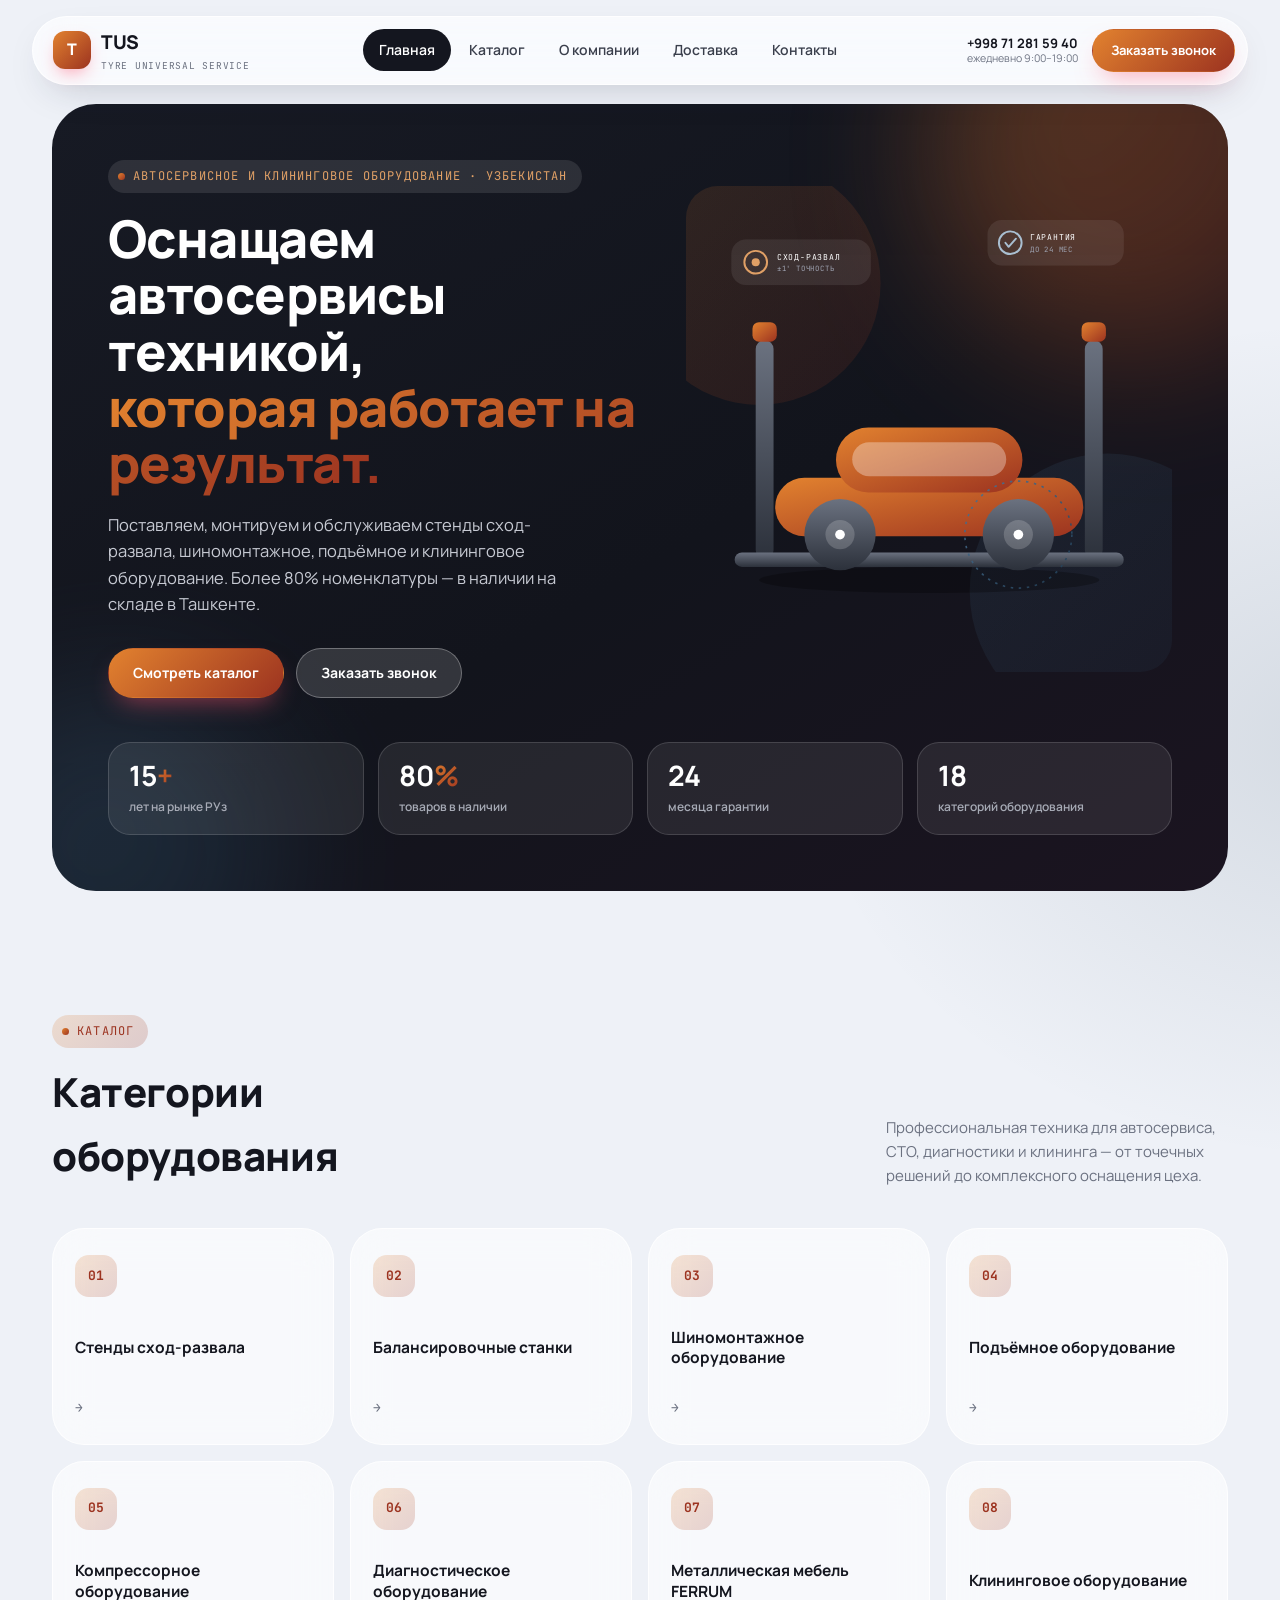
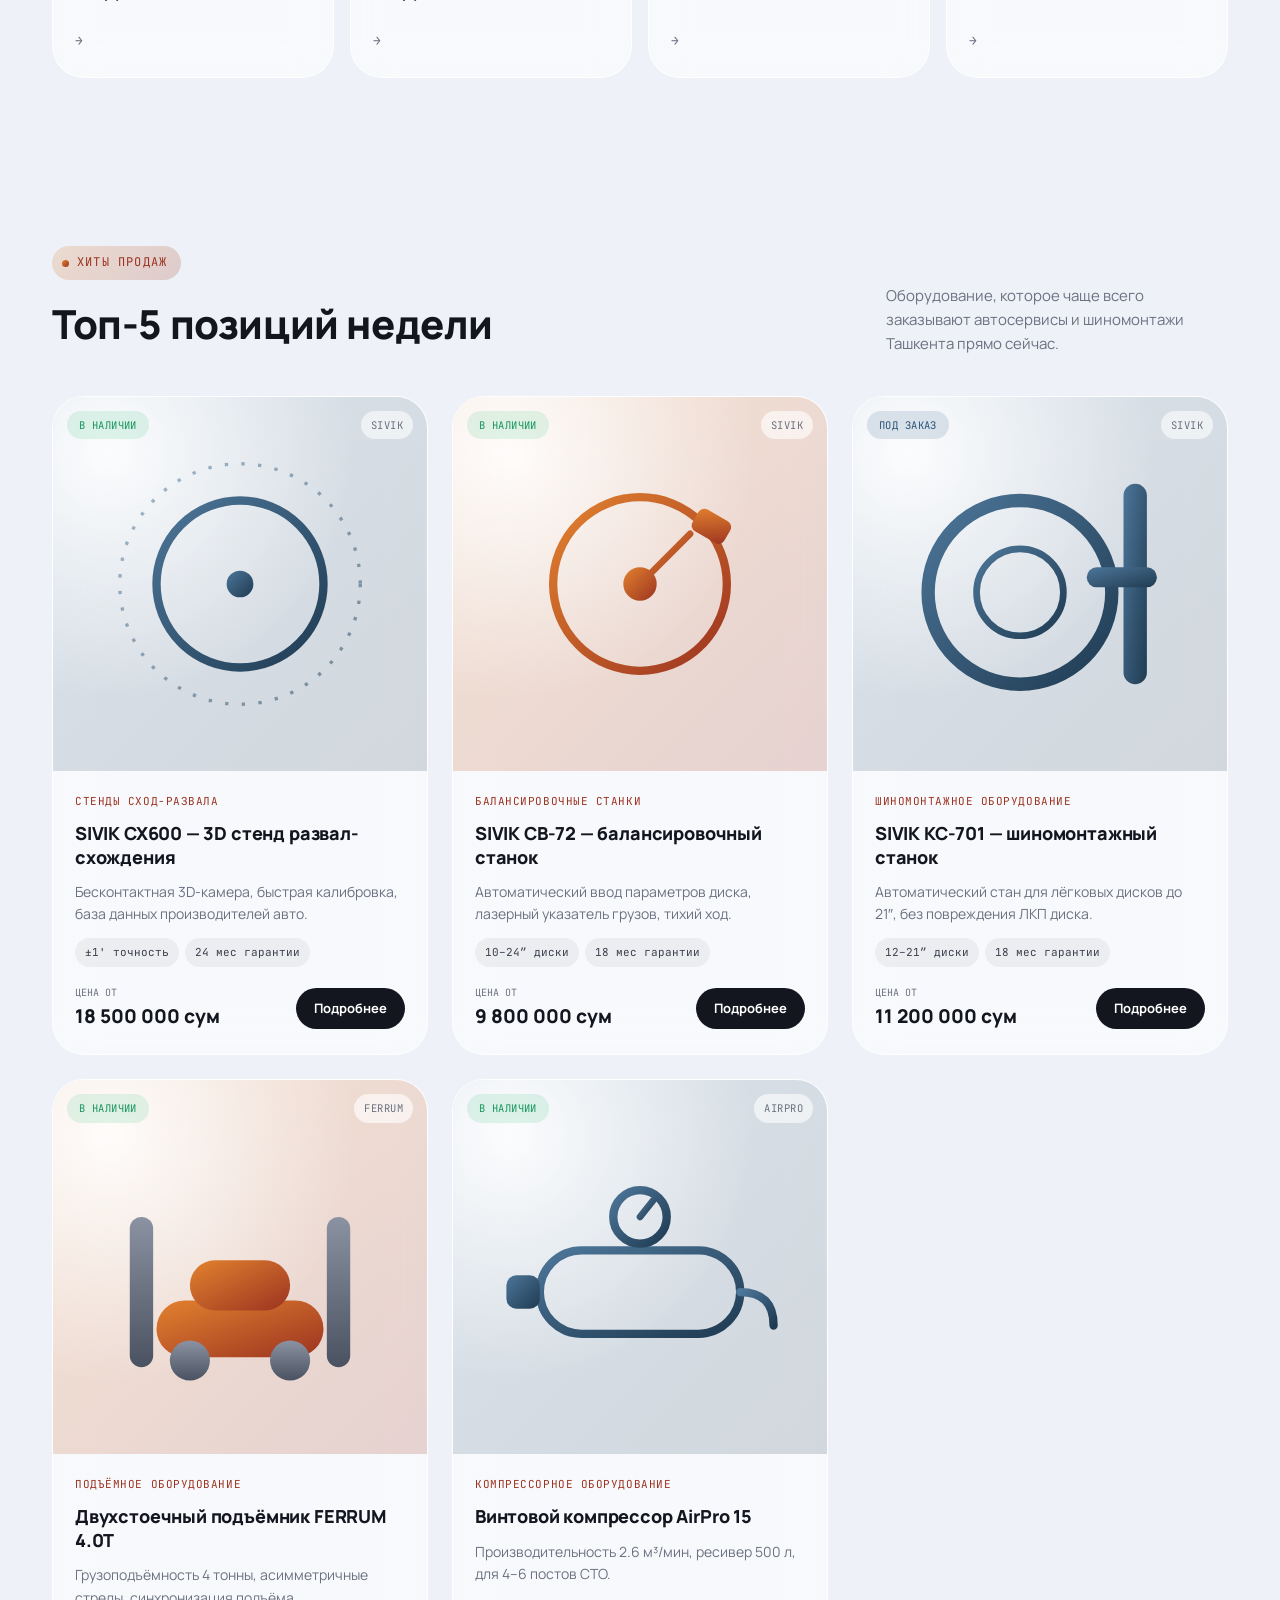
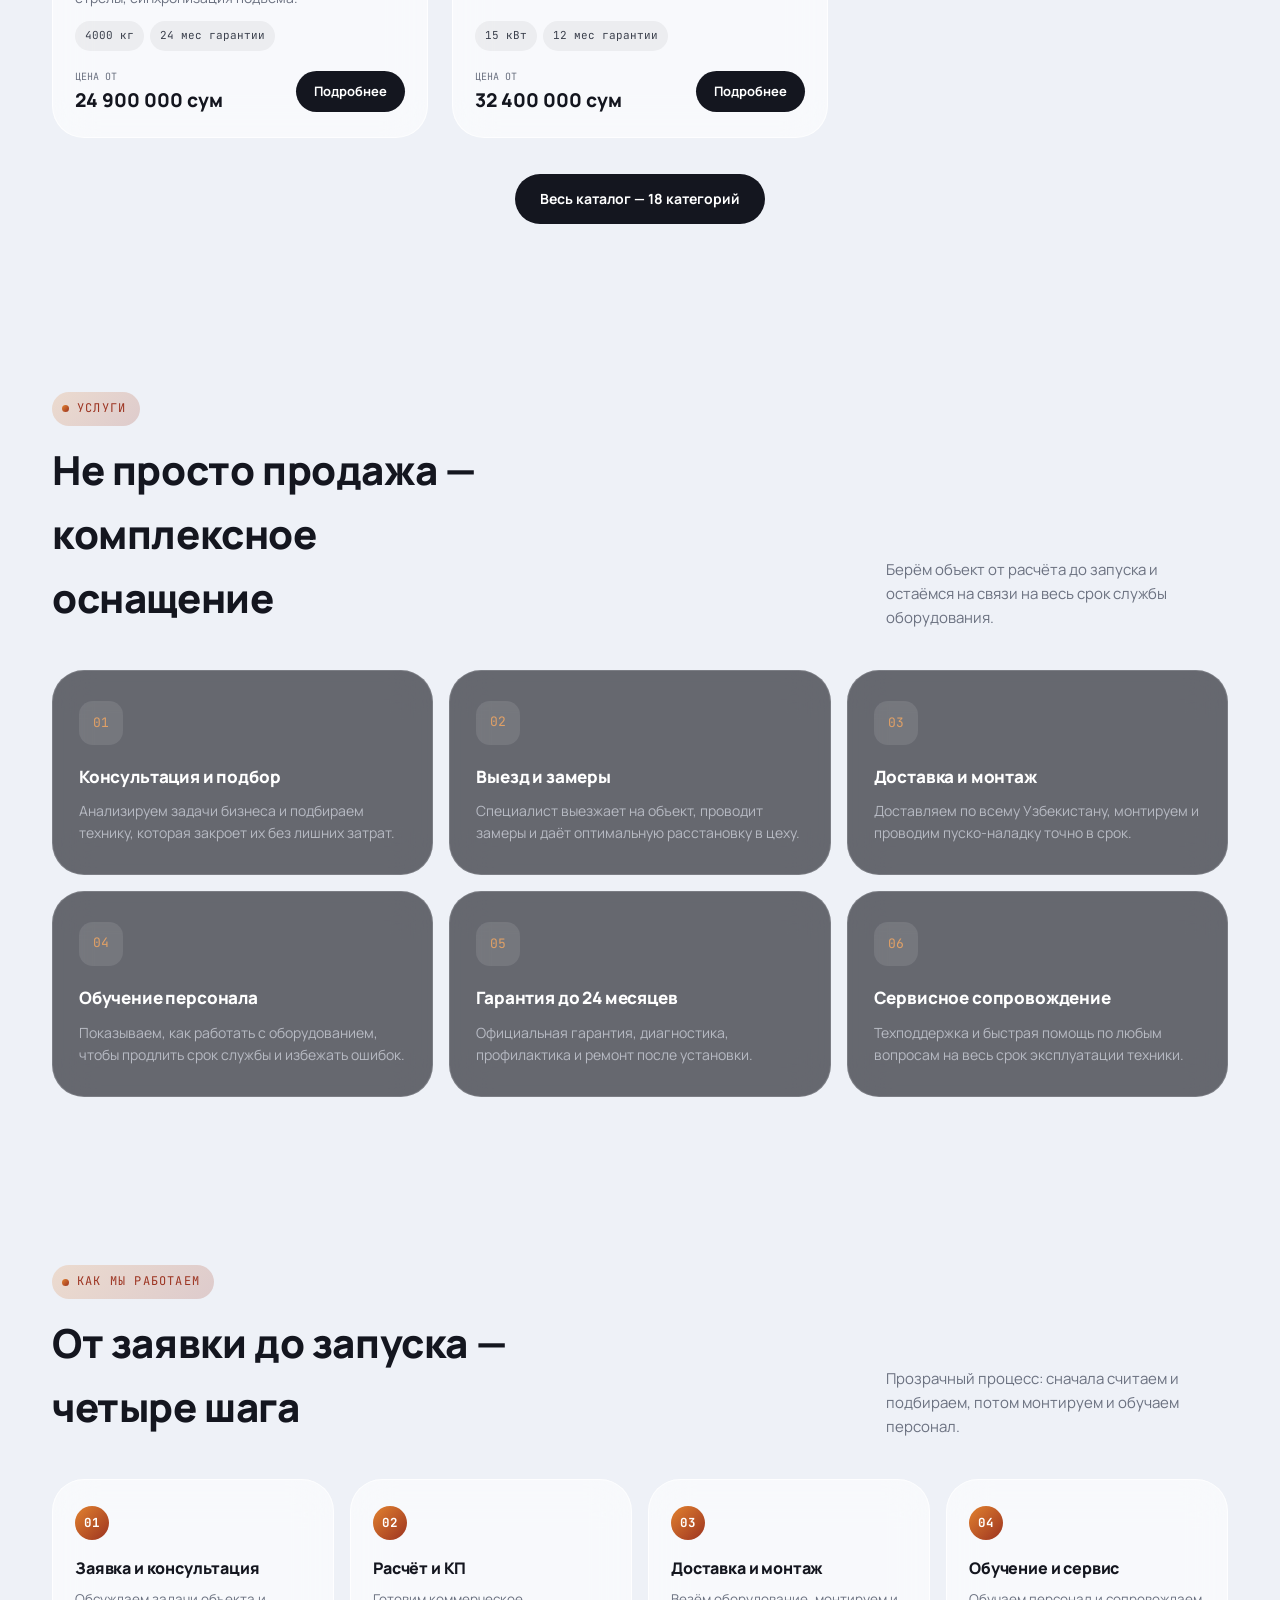
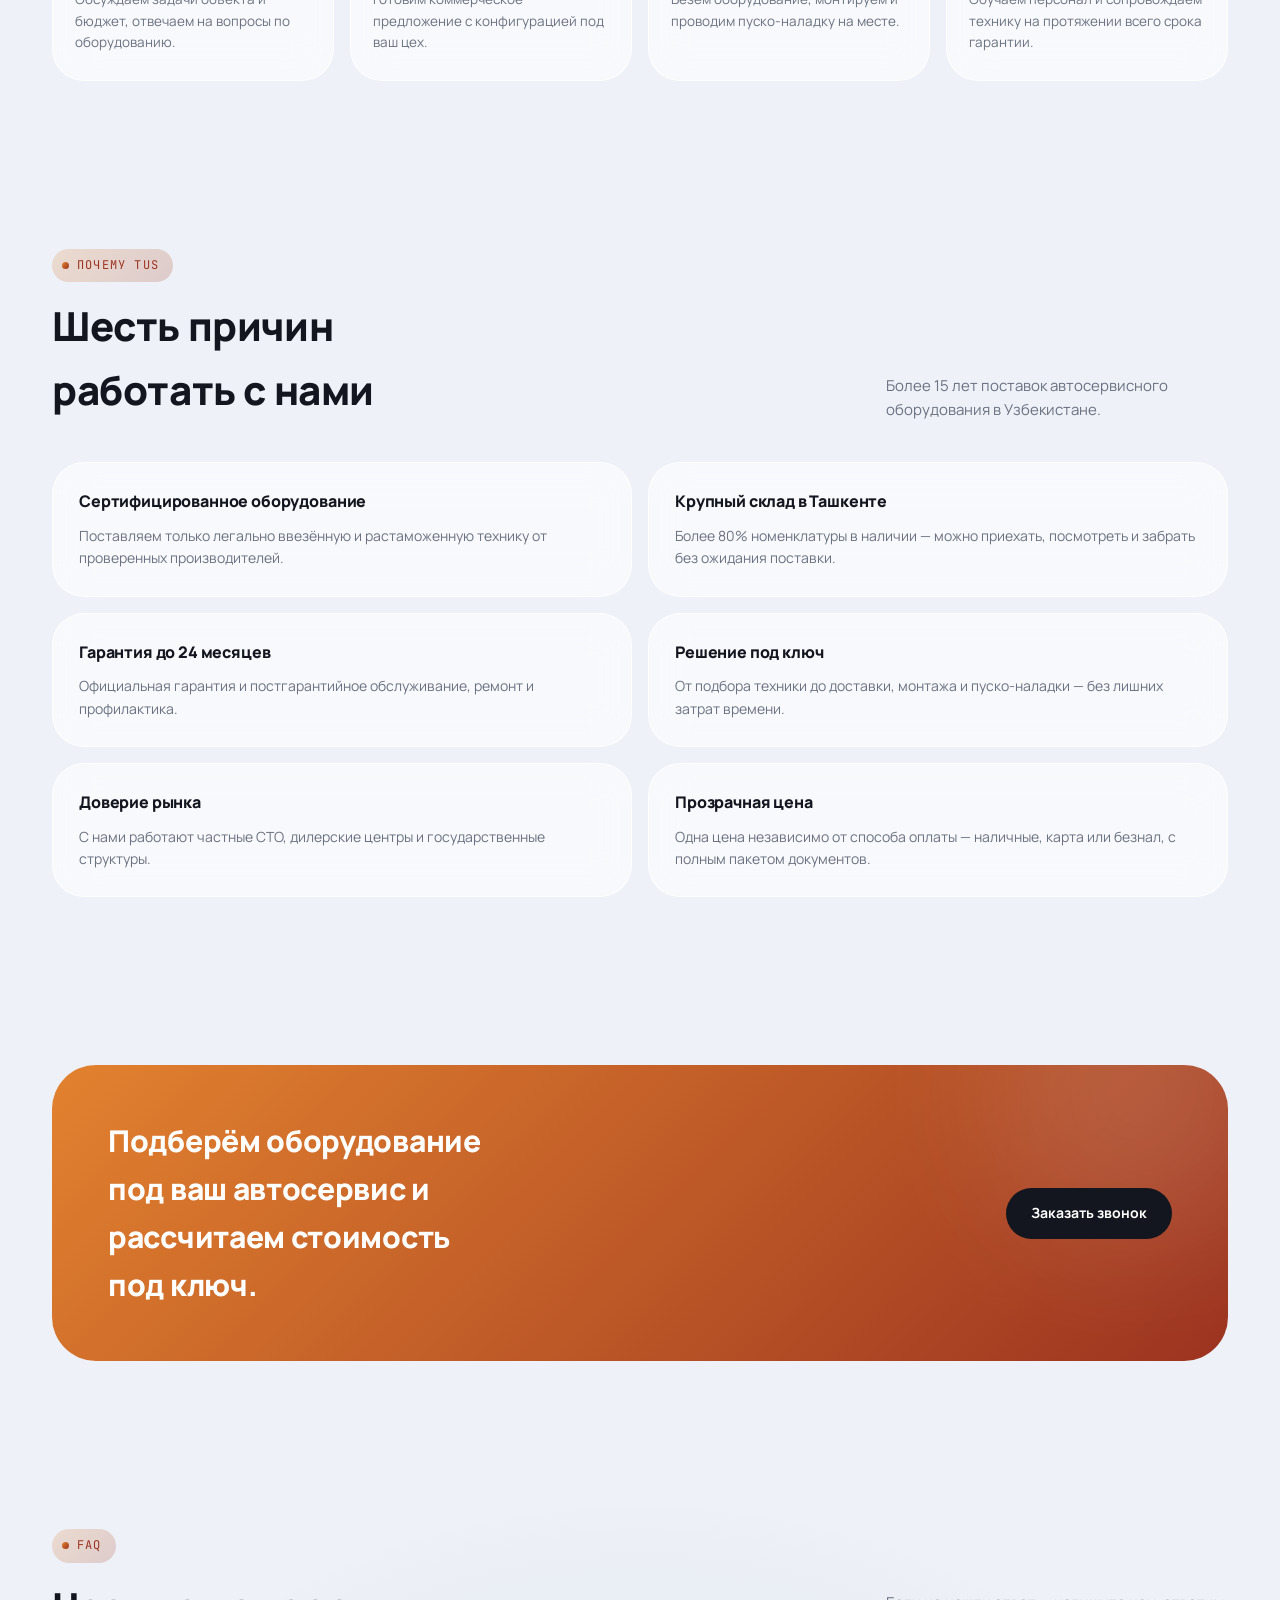
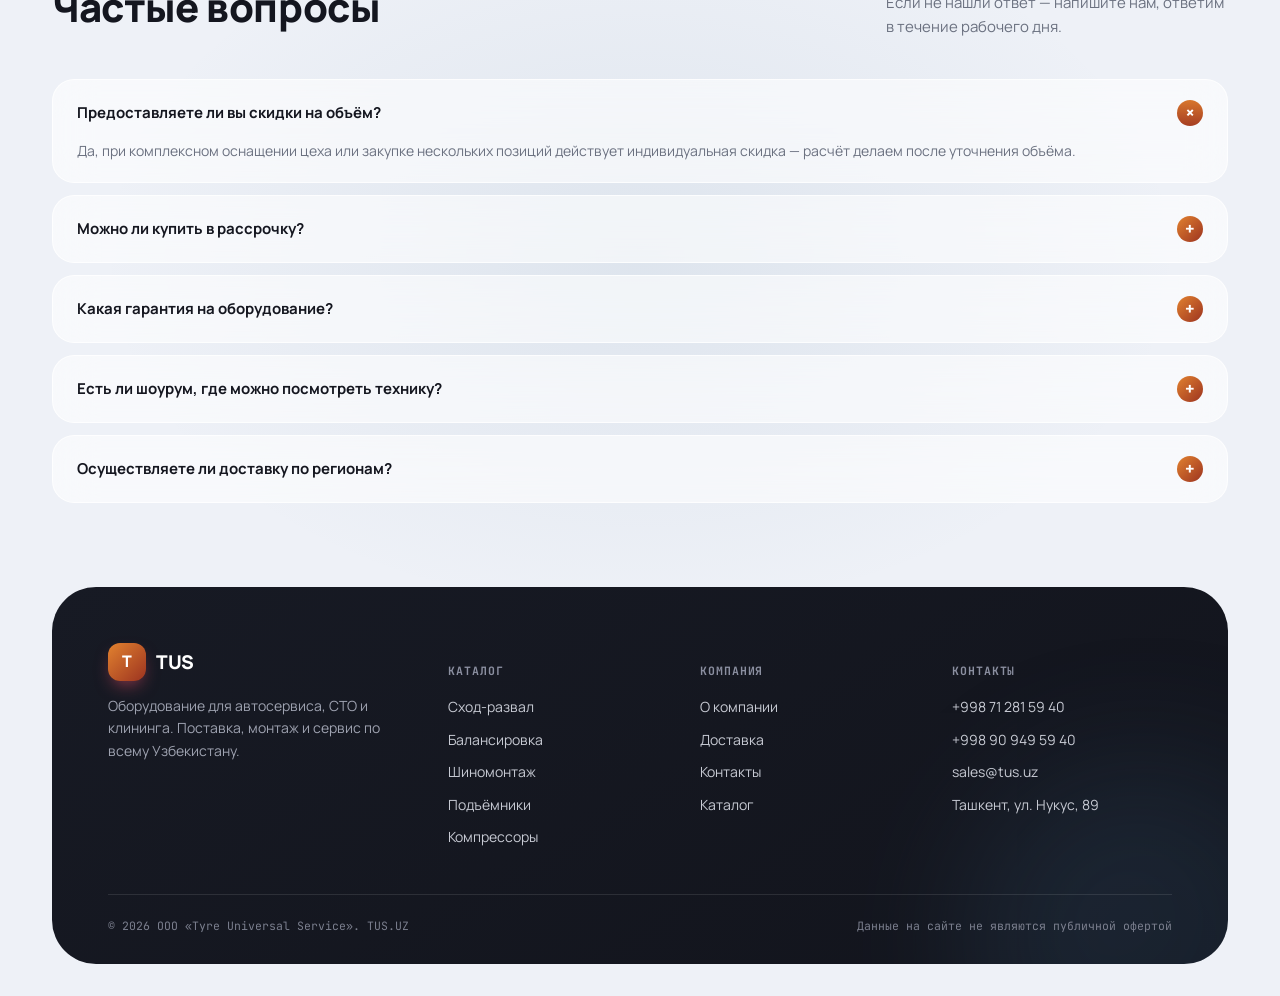
<file: index.html>
<!DOCTYPE html>
<html lang="ru">
<head>
<meta charset="UTF-8">
<meta name="viewport" content="width=device-width, initial-scale=1.0">
<title>TUS.UZ — оборудование для автосервиса и клининга в Узбекистане</title>
<meta name="description" content="Стенды сход-развала, шиномонтажное и балансировочное оборудование, подъёмники, компрессоры и клининговая техника. Поставка, монтаж и сервис по всему Узбекистану.">
<link rel="preconnect" href="https://fonts.googleapis.com">
<link href="https://fonts.googleapis.com/css2?family=Manrope:wght@400;500;600;700;800&family=JetBrains+Mono:wght@400;500;700&display=swap" rel="stylesheet">
<link rel="stylesheet" href="style.css">
</head>
<body>

<header class="site-header">
  <div class="header-inner">
    <a href="index.html" class="brand">
      <span class="mark">T</span>
      <span>TUS<small>Tyre Universal Service</small></span>
    </a>
    <nav class="main-nav">
      <a href="index.html" class="active">Главная</a>
      <a href="catalog.html">Каталог</a>
      <a href="about.html">О компании</a>
      <a href="delivery.html">Доставка</a>
      <a href="contacts.html">Контакты</a>
    </nav>
    <div class="header-actions">
      <div class="phone-block">
        <a href="tel:+998712815940">+998 71 281 59 40</a>
        <span>ежедневно 9:00–19:00</span>
      </div>
      <a href="contacts.html" class="btn btn-primary btn-sm header-cta">Заказать звонок</a>
      <button class="burger" aria-label="Меню"><span></span></button>
    </div>
  </div>
  <div class="mobile-nav">
    <a href="index.html">Главная</a>
    <a href="catalog.html">Каталог</a>
    <a href="about.html">О компании</a>
    <a href="delivery.html">Доставка</a>
    <a href="contacts.html">Контакты</a>
    <div class="phone-block"><a href="tel:+998712815940">+998 71 281 59 40</a></div>
  </div>
</header>
<div class="header-spacer"></div>

<section class="hero">
  <div class="wrap">
    <div class="hero-card">
      <div class="blob blob-a"></div>
      <div class="blob blob-b"></div>
      <div class="hero-grid">
        <div>
          <span class="eyebrow on-dark">Автосервисное и клининговое оборудование · Узбекистан</span>
          <h1>Оснащаем автосервисы техникой,<br><em>которая работает на результат.</em></h1>
          <p class="hero-sub">Поставляем, монтируем и обслуживаем стенды сход-развала, шиномонтажное, подъёмное и клининговое оборудование. Более 80% номенклатуры — в наличии на складе в Ташкенте.</p>
          <div class="hero-cta">
            <a href="catalog.html" class="btn btn-primary">Смотреть каталог</a>
            <a href="contacts.html" class="btn btn-ghost-light">Заказать звонок</a>
          </div>
        </div>
        <div class="hero-media">
          <svg viewBox="0 0 600 600" fill="none" xmlns="http://www.w3.org/2000/svg">
            <defs>
              <linearGradient id="carGrad" x1="0" y1="0" x2="1" y2="1">
                <stop offset="0" stop-color="#e2822f"/><stop offset="1" stop-color="#9c3320"/>
              </linearGradient>
              <linearGradient id="liftGrad" x1="0" y1="0" x2="0" y2="1">
                <stop offset="0" stop-color="#6b7280"/><stop offset="1" stop-color="#2c313b"/>
              </linearGradient>
              <linearGradient id="ringGrad" x1="0" y1="0" x2="1" y2="1">
                <stop offset="0" stop-color="#4d7699"/><stop offset="1" stop-color="#1f3b52"/>
              </linearGradient>
            </defs>

            <circle cx="90" cy="120" r="150" fill="url(#carGrad)" opacity="0.14"/>
            <circle cx="520" cy="500" r="170" fill="url(#ringGrad)" opacity="0.14"/>

            <ellipse cx="300" cy="486" rx="210" ry="16" fill="#000" opacity="0.28"/>

            <rect x="86" y="190" width="22" height="270" rx="11" fill="url(#liftGrad)"/>
            <rect x="492" y="190" width="22" height="270" rx="11" fill="url(#liftGrad)"/>
            <rect x="60" y="452" width="480" height="18" rx="9" fill="url(#liftGrad)"/>
            <rect x="82" y="168" width="30" height="24" rx="8" fill="url(#carGrad)"/>
            <rect x="488" y="168" width="30" height="24" rx="8" fill="url(#carGrad)"/>

            <rect x="150" y="418" width="60" height="14" rx="7" fill="url(#liftGrad)"/>
            <rect x="390" y="418" width="60" height="14" rx="7" fill="url(#liftGrad)"/>

            <rect x="110" y="360" width="380" height="72" rx="36" fill="url(#carGrad)"/>
            <rect x="185" y="298" width="230" height="80" rx="40" fill="url(#carGrad)"/>
            <rect x="205" y="316" width="190" height="42" rx="21" fill="#ffffff" opacity="0.32"/>

            <circle cx="190" cy="430" r="44" fill="url(#liftGrad)"/>
            <circle cx="190" cy="430" r="18" fill="#fff" opacity="0.18"/>
            <circle cx="190" cy="430" r="6" fill="#fff"/>
            <circle cx="410" cy="430" r="44" fill="url(#liftGrad)"/>
            <circle cx="410" cy="430" r="18" fill="#fff" opacity="0.18"/>
            <circle cx="410" cy="430" r="6" fill="#fff"/>

            <circle cx="410" cy="430" r="66" fill="none" stroke="url(#ringGrad)" stroke-width="2" stroke-dasharray="3 7" opacity="0.9"/>
            <line x1="410" y1="344" x2="410" y2="364" stroke="url(#ringGrad)" stroke-width="2"/>
            <line x1="410" y1="496" x2="410" y2="516" stroke="url(#ringGrad)" stroke-width="2"/>
            <line x1="324" y1="430" x2="344" y2="430" stroke="url(#ringGrad)" stroke-width="2"/>
            <line x1="476" y1="430" x2="496" y2="430" stroke="url(#ringGrad)" stroke-width="2"/>

            <rect x="56" y="66" width="172" height="56" rx="18" fill="#ffffff" opacity="0.08" stroke="#ffffff" stroke-opacity="0.2"/>
            <circle cx="86" cy="94" r="14" fill="none" stroke="#e0a066" stroke-width="2.4"/>
            <circle cx="86" cy="94" r="5" fill="#e0a066"/>
            <text x="112" y="91" font-family="JetBrains Mono, monospace" font-size="10" fill="#ffffff" letter-spacing="1">СХОД-РАЗВАЛ</text>
            <text x="112" y="105" font-family="JetBrains Mono, monospace" font-size="9" fill="#9ea2b0" letter-spacing="1">±1' ТОЧНОСТЬ</text>

            <rect x="372" y="42" width="168" height="56" rx="18" fill="#ffffff" opacity="0.08" stroke="#ffffff" stroke-opacity="0.2"/>
            <circle cx="400" cy="70" r="14" fill="none" stroke="#a9bfd1" stroke-width="2.4"/>
            <path d="M394 70 l4 5 9 -10" fill="none" stroke="#a9bfd1" stroke-width="2.4" stroke-linecap="round" stroke-linejoin="round"/>
            <text x="424" y="67" font-family="JetBrains Mono, monospace" font-size="10" fill="#ffffff" letter-spacing="1">ГАРАНТИЯ</text>
            <text x="424" y="81" font-family="JetBrains Mono, monospace" font-size="9" fill="#9ea2b0" letter-spacing="1">ДО 24 МЕС</text>
          </svg>
        </div>
      </div>
      <div class="stat-strip">
        <div class="stat-pill"><b>15<span>+</span></b><small>лет на рынке РУз</small></div>
        <div class="stat-pill"><b>80<span>%</span></b><small>товаров в наличии</small></div>
        <div class="stat-pill"><b>24</b><small>месяца гарантии</small></div>
        <div class="stat-pill"><b>18</b><small>категорий оборудования</small></div>
      </div>
    </div>
  </div>
</section>

<section class="reveal">
  <div class="wrap">
    <div class="section-head">
      <div>
        <span class="eyebrow">Каталог</span>
        <h2>Категории оборудования</h2>
      </div>
      <p>Профессиональная техника для автосервиса, СТО, диагностики и клининга — от точечных решений до комплексного оснащения цеха.</p>
    </div>
    <div class="cat-grid">
      <a class="cat-card" href="catalog.html"><span class="icon-chip">01</span><h4>Стенды сход-развала</h4><span class="arrow">→</span></a>
      <a class="cat-card" href="catalog.html"><span class="icon-chip">02</span><h4>Балансировочные станки</h4><span class="arrow">→</span></a>
      <a class="cat-card" href="catalog.html"><span class="icon-chip">03</span><h4>Шиномонтажное оборудование</h4><span class="arrow">→</span></a>
      <a class="cat-card" href="catalog.html"><span class="icon-chip">04</span><h4>Подъёмное оборудование</h4><span class="arrow">→</span></a>
      <a class="cat-card" href="catalog.html"><span class="icon-chip">05</span><h4>Компрессорное оборудование</h4><span class="arrow">→</span></a>
      <a class="cat-card" href="catalog.html"><span class="icon-chip">06</span><h4>Диагностическое оборудование</h4><span class="arrow">→</span></a>
      <a class="cat-card" href="catalog.html"><span class="icon-chip">07</span><h4>Металлическая мебель FERRUM</h4><span class="arrow">→</span></a>
      <a class="cat-card" href="catalog.html"><span class="icon-chip">08</span><h4>Клининговое оборудование</h4><span class="arrow">→</span></a>
    </div>
  </div>
</section>

<section class="reveal">
  <div class="wrap">
    <div class="section-head">
      <div>
        <span class="eyebrow">Хиты продаж</span>
        <h2>Топ-5 позиций недели</h2>
      </div>
      <p>Оборудование, которое чаще всего заказывают автосервисы и шиномонтажи Ташкента прямо сейчас.</p>
    </div>

    <div class="product-grid">

      <div class="product-card">
        <div class="product-media blue">
          <span class="stock-tag">В наличии</span>
          <span class="brand-tag">SIVIK</span>
          <svg viewBox="0 0 200 200" fill="none" xmlns="http://www.w3.org/2000/svg">
            <defs><linearGradient id="hg1" x1="0" y1="0" x2="1" y2="1"><stop offset="0" stop-color="#4d7699"/><stop offset="1" stop-color="#1f3b52"/></linearGradient></defs>
            <circle cx="100" cy="100" r="50" stroke="url(#hg1)" stroke-width="5"/>
            <circle cx="100" cy="100" r="8" fill="url(#hg1)"/>
            <line x1="100" y1="30" x2="100" y2="50" stroke="url(#hg1)" stroke-width="5" stroke-linecap="round"/>
            <line x1="100" y1="150" x2="100" y2="170" stroke="url(#hg1)" stroke-width="5" stroke-linecap="round"/>
            <line x1="30" y1="100" x2="50" y2="100" stroke="url(#hg1)" stroke-width="5" stroke-linecap="round"/>
            <line x1="150" y1="100" x2="170" y2="100" stroke="url(#hg1)" stroke-width="5" stroke-linecap="round"/>
            <circle cx="100" cy="100" r="72" stroke="url(#hg1)" stroke-width="2" stroke-dasharray="2 8" opacity="0.5"/>
          </svg>
        </div>
        <div class="product-body">
          <span class="product-cat">Стенды сход-развала</span>
          <h3 class="product-title">SIVIK CX600 — 3D стенд развал-схождения</h3>
          <p class="product-desc">Бесконтактная 3D-камера, быстрая калибровка, база данных производителей авто.</p>
          <div class="spec-chips">
            <span class="spec-chip">±1' точность</span>
            <span class="spec-chip">24 мес гарантии</span>
          </div>
          <div class="product-foot">
            <div class="price"><small>цена от</small>18 500 000 сум</div>
            <a href="product-alignment.html" class="link-pill">Подробнее</a>
          </div>
        </div>
      </div>

      <div class="product-card">
        <div class="product-media">
          <span class="stock-tag">В наличии</span>
          <span class="brand-tag">SIVIK</span>
          <svg viewBox="0 0 200 200" fill="none" xmlns="http://www.w3.org/2000/svg">
            <defs><linearGradient id="hg2" x1="0" y1="0" x2="1" y2="1"><stop offset="0" stop-color="#e2822f"/><stop offset="1" stop-color="#9c3320"/></linearGradient></defs>
            <circle cx="100" cy="100" r="52" stroke="url(#hg2)" stroke-width="5"/>
            <circle cx="100" cy="100" r="10" fill="url(#hg2)"/>
            <rect x="132" y="58" width="22" height="15" rx="4" fill="url(#hg2)" transform="rotate(30 143 65)"/>
            <line x1="100" y1="100" x2="130" y2="70" stroke="url(#hg2)" stroke-width="4" stroke-linecap="round"/>
          </svg>
        </div>
        <div class="product-body">
          <span class="product-cat">Балансировочные станки</span>
          <h3 class="product-title">SIVIK CB-72 — балансировочный станок</h3>
          <p class="product-desc">Автоматический ввод параметров диска, лазерный указатель грузов, тихий ход.</p>
          <div class="spec-chips">
            <span class="spec-chip">10–24″ диски</span>
            <span class="spec-chip">18 мес гарантии</span>
          </div>
          <div class="product-foot">
            <div class="price"><small>цена от</small>9 800 000 сум</div>
            <a href="product-balance.html" class="link-pill">Подробнее</a>
          </div>
        </div>
      </div>

      <div class="product-card">
        <div class="product-media blue">
          <span class="stock-tag order">Под заказ</span>
          <span class="brand-tag">SIVIK</span>
          <svg viewBox="0 0 200 200" fill="none" xmlns="http://www.w3.org/2000/svg">
            <defs><linearGradient id="hg3" x1="0" y1="0" x2="1" y2="1"><stop offset="0" stop-color="#4d7699"/><stop offset="1" stop-color="#1f3b52"/></linearGradient></defs>
            <circle cx="88" cy="105" r="55" stroke="url(#hg3)" stroke-width="8"/>
            <circle cx="88" cy="105" r="26" stroke="url(#hg3)" stroke-width="4"/>
            <rect x="150" y="40" width="14" height="120" rx="7" fill="url(#hg3)"/>
            <rect x="128" y="90" width="42" height="12" rx="6" fill="url(#hg3)"/>
          </svg>
        </div>
        <div class="product-body">
          <span class="product-cat">Шиномонтажное оборудование</span>
          <h3 class="product-title">SIVIK KC-701 — шиномонтажный станок</h3>
          <p class="product-desc">Автоматический стан для лёгковых дисков до 21″, без повреждения ЛКП диска.</p>
          <div class="spec-chips">
            <span class="spec-chip">12–21″ диски</span>
            <span class="spec-chip">18 мес гарантии</span>
          </div>
          <div class="product-foot">
            <div class="price"><small>цена от</small>11 200 000 сум</div>
            <a href="product-tire.html" class="link-pill">Подробнее</a>
          </div>
        </div>
      </div>

      <div class="product-card">
        <div class="product-media">
          <span class="stock-tag">В наличии</span>
          <span class="brand-tag">FERRUM</span>
          <svg viewBox="0 0 200 200" fill="none" xmlns="http://www.w3.org/2000/svg">
            <defs><linearGradient id="hg4" x1="0" y1="0" x2="1" y2="1"><stop offset="0" stop-color="#e2822f"/><stop offset="1" stop-color="#9c3320"/></linearGradient><linearGradient id="hg4b" x1="0" y1="0" x2="0" y2="1"><stop offset="0" stop-color="#8b93a3"/><stop offset="1" stop-color="#4a5160"/></linearGradient></defs>
            <rect x="34" y="70" width="14" height="90" rx="7" fill="url(#hg4b)"/>
            <rect x="152" y="70" width="14" height="90" rx="7" fill="url(#hg4b)"/>
            <rect x="50" y="120" width="100" height="34" rx="17" fill="url(#hg4)"/>
            <rect x="70" y="96" width="60" height="30" rx="15" fill="url(#hg4)"/>
            <circle cx="70" cy="156" r="12" fill="url(#hg4b)"/>
            <circle cx="130" cy="156" r="12" fill="url(#hg4b)"/>
          </svg>
        </div>
        <div class="product-body">
          <span class="product-cat">Подъёмное оборудование</span>
          <h3 class="product-title">Двухстоечный подъёмник FERRUM 4.0T</h3>
          <p class="product-desc">Грузоподъёмность 4 тонны, асимметричные стрелы, синхронизация подъёма.</p>
          <div class="spec-chips">
            <span class="spec-chip">4000 кг</span>
            <span class="spec-chip">24 мес гарантии</span>
          </div>
          <div class="product-foot">
            <div class="price"><small>цена от</small>24 900 000 сум</div>
            <a href="product-lift.html" class="link-pill">Подробнее</a>
          </div>
        </div>
      </div>

      <div class="product-card">
        <div class="product-media blue">
          <span class="stock-tag">В наличии</span>
          <span class="brand-tag">AIRPRO</span>
          <svg viewBox="0 0 200 200" fill="none" xmlns="http://www.w3.org/2000/svg">
            <defs><linearGradient id="hg5" x1="0" y1="0" x2="1" y2="1"><stop offset="0" stop-color="#4d7699"/><stop offset="1" stop-color="#1f3b52"/></linearGradient></defs>
            <rect x="40" y="90" width="120" height="50" rx="25" stroke="url(#hg5)" stroke-width="5"/>
            <circle cx="100" cy="70" r="16" stroke="url(#hg5)" stroke-width="5"/>
            <line x1="100" y1="70" x2="108" y2="60" stroke="url(#hg5)" stroke-width="4" stroke-linecap="round"/>
            <rect x="20" y="105" width="20" height="20" rx="6" fill="url(#hg5)"/>
            <path d="M160 115 q20 0 20 20" stroke="url(#hg5)" stroke-width="5" fill="none" stroke-linecap="round"/>
          </svg>
        </div>
        <div class="product-body">
          <span class="product-cat">Компрессорное оборудование</span>
          <h3 class="product-title">Винтовой компрессор AirPro 15</h3>
          <p class="product-desc">Производительность 2.6 м³/мин, ресивер 500 л, для 4–6 постов СТО.</p>
          <div class="spec-chips">
            <span class="spec-chip">15 кВт</span>
            <span class="spec-chip">12 мес гарантии</span>
          </div>
          <div class="product-foot">
            <div class="price"><small>цена от</small>32 400 000 сум</div>
            <a href="product-compressor.html" class="link-pill">Подробнее</a>
          </div>
        </div>
      </div>

    </div>

    <div style="text-align:center;margin-top:36px;">
      <a href="catalog.html" class="btn btn-dark">Весь каталог — 18 категорий</a>
    </div>
  </div>
</section>

<section class="reveal">
  <div class="wrap">
    <div class="section-head">
      <div>
        <span class="eyebrow">Услуги</span>
        <h2>Не просто продажа — комплексное оснащение</h2>
      </div>
      <p>Берём объект от расчёта до запуска и остаёмся на связи на весь срок службы оборудования.</p>
    </div>
    <div class="service-grid">
      <div class="service-card"><span class="icon-chip">01</span><h4>Консультация и подбор</h4><p>Анализируем задачи бизнеса и подбираем технику, которая закроет их без лишних затрат.</p></div>
      <div class="service-card"><span class="icon-chip">02</span><h4>Выезд и замеры</h4><p>Специалист выезжает на объект, проводит замеры и даёт оптимальную расстановку в цеху.</p></div>
      <div class="service-card"><span class="icon-chip">03</span><h4>Доставка и монтаж</h4><p>Доставляем по всему Узбекистану, монтируем и проводим пуско-наладку точно в срок.</p></div>
      <div class="service-card"><span class="icon-chip">04</span><h4>Обучение персонала</h4><p>Показываем, как работать с оборудованием, чтобы продлить срок службы и избежать ошибок.</p></div>
      <div class="service-card"><span class="icon-chip">05</span><h4>Гарантия до 24 месяцев</h4><p>Официальная гарантия, диагностика, профилактика и ремонт после установки.</p></div>
      <div class="service-card"><span class="icon-chip">06</span><h4>Сервисное сопровождение</h4><p>Техподдержка и быстрая помощь по любым вопросам на весь срок эксплуатации техники.</p></div>
    </div>
  </div>
</section>

<section class="reveal">
  <div class="wrap">
    <div class="section-head">
      <div>
        <span class="eyebrow">Как мы работаем</span>
        <h2>От заявки до запуска — четыре шага</h2>
      </div>
      <p>Прозрачный процесс: сначала считаем и подбираем, потом монтируем и обучаем персонал.</p>
    </div>
    <div class="process-row">
      <div class="process-step"><span class="step-no">01</span><h4>Заявка и консультация</h4><p>Обсуждаем задачи объекта и бюджет, отвечаем на вопросы по оборудованию.</p></div>
      <div class="process-step"><span class="step-no">02</span><h4>Расчёт и КП</h4><p>Готовим коммерческое предложение с конфигурацией под ваш цех.</p></div>
      <div class="process-step"><span class="step-no">03</span><h4>Доставка и монтаж</h4><p>Везём оборудование, монтируем и проводим пуско-наладку на месте.</p></div>
      <div class="process-step"><span class="step-no">04</span><h4>Обучение и сервис</h4><p>Обучаем персонал и сопровождаем технику на протяжении всего срока гарантии.</p></div>
    </div>
  </div>
</section>

<section class="reveal">
  <div class="wrap">
    <div class="section-head">
      <div>
        <span class="eyebrow">Почему TUS</span>
        <h2>Шесть причин работать с нами</h2>
      </div>
      <p>Более 15 лет поставок автосервисного оборудования в Узбекистане.</p>
    </div>
    <div class="why-grid">
      <div class="why-card"><h4>Сертифицированное оборудование</h4><p>Поставляем только легально ввезённую и растаможенную технику от проверенных производителей.</p></div>
      <div class="why-card"><h4>Крупный склад в Ташкенте</h4><p>Более 80% номенклатуры в наличии — можно приехать, посмотреть и забрать без ожидания поставки.</p></div>
      <div class="why-card"><h4>Гарантия до 24 месяцев</h4><p>Официальная гарантия и постгарантийное обслуживание, ремонт и профилактика.</p></div>
      <div class="why-card"><h4>Решение под ключ</h4><p>От подбора техники до доставки, монтажа и пуско-наладки — без лишних затрат времени.</p></div>
      <div class="why-card"><h4>Доверие рынка</h4><p>С нами работают частные СТО, дилерские центры и государственные структуры.</p></div>
      <div class="why-card"><h4>Прозрачная цена</h4><p>Одна цена независимо от способа оплаты — наличные, карта или безнал, с полным пакетом документов.</p></div>
    </div>
  </div>
</section>

<section class="reveal">
  <div class="wrap">
    <div class="cta-band">
      <div class="blob blob-a"></div>
      <div class="wrap">
        <h3>Подберём оборудование под ваш автосервис и рассчитаем стоимость под ключ.</h3>
        <a href="contacts.html" class="btn btn-dark">Заказать звонок</a>
      </div>
    </div>
  </div>
</section>

<section class="reveal">
  <div class="wrap">
    <div class="section-head">
      <div>
        <span class="eyebrow">FAQ</span>
        <h2>Частые вопросы</h2>
      </div>
      <p>Если не нашли ответ — напишите нам, ответим в течение рабочего дня.</p>
    </div>
    <div class="faq-list">
      <div class="faq-item open">
        <div class="faq-q"><span>Предоставляете ли вы скидки на объём?</span><span class="plus">+</span></div>
        <div class="faq-a" style="max-height:200px;"><p>Да, при комплексном оснащении цеха или закупке нескольких позиций действует индивидуальная скидка — расчёт делаем после уточнения объёма.</p></div>
      </div>
      <div class="faq-item">
        <div class="faq-q"><span>Можно ли купить в рассрочку?</span><span class="plus">+</span></div>
        <div class="faq-a"><p>Да, работаем с банками-партнёрами по лизингу и рассрочке на оборудование, а также предоставляем полный пакет документов для одобрения.</p></div>
      </div>
      <div class="faq-item">
        <div class="faq-q"><span>Какая гарантия на оборудование?</span><span class="plus">+</span></div>
        <div class="faq-a"><p>От 6 до 24 месяцев в зависимости от типа техники, плюс постгарантийное сервисное обслуживание.</p></div>
      </div>
      <div class="faq-item">
        <div class="faq-q"><span>Есть ли шоурум, где можно посмотреть технику?</span><span class="plus">+</span></div>
        <div class="faq-a"><p>Да, шоурум и склад находятся в Ташкенте — можно приехать и увидеть оборудование вживую перед покупкой.</p></div>
      </div>
      <div class="faq-item">
        <div class="faq-q"><span>Осуществляете ли доставку по регионам?</span><span class="plus">+</span></div>
        <div class="faq-a"><p>Да, доставляем по всему Узбекистану — подробности и сроки на странице «Доставка».</p></div>
      </div>
    </div>
  </div>
</section>

<footer class="site-footer">
  <div class="wrap">
    <div class="footer-card">
      <div class="blob blob-a"></div>
      <div class="footer-grid">
        <div class="footer-brand">
          <a href="index.html" class="brand" style="color:#fff;"><span class="mark">T</span><span>TUS</span></a>
          <p>Оборудование для автосервиса, СТО и клининга. Поставка, монтаж и сервис по всему Узбекистану.</p>
        </div>
        <div>
          <h5>Каталог</h5>
          <ul>
            <li><a href="product-alignment.html">Сход-развал</a></li>
            <li><a href="product-balance.html">Балансировка</a></li>
            <li><a href="product-tire.html">Шиномонтаж</a></li>
            <li><a href="product-lift.html">Подъёмники</a></li>
            <li><a href="product-compressor.html">Компрессоры</a></li>
          </ul>
        </div>
        <div>
          <h5>Компания</h5>
          <ul>
            <li><a href="about.html">О компании</a></li>
            <li><a href="delivery.html">Доставка</a></li>
            <li><a href="contacts.html">Контакты</a></li>
            <li><a href="catalog.html">Каталог</a></li>
          </ul>
        </div>
        <div>
          <h5>Контакты</h5>
          <ul>
            <li><a href="tel:+998712815940">+998 71 281 59 40</a></li>
            <li><a href="tel:+998909495940">+998 90 949 59 40</a></li>
            <li><a href="mailto:sales@tus.uz">sales@tus.uz</a></li>
            <li>Ташкент, ул. Нукус, 89</li>
          </ul>
        </div>
      </div>
      <div class="footer-bottom">
        <span>© 2026 ООО «Tyre Universal Service». TUS.UZ</span>
        <span>Данные на сайте не являются публичной офертой</span>
      </div>
    </div>
  </div>
</footer>

<script src="script.js"></script>
</body>
</html>
</file>
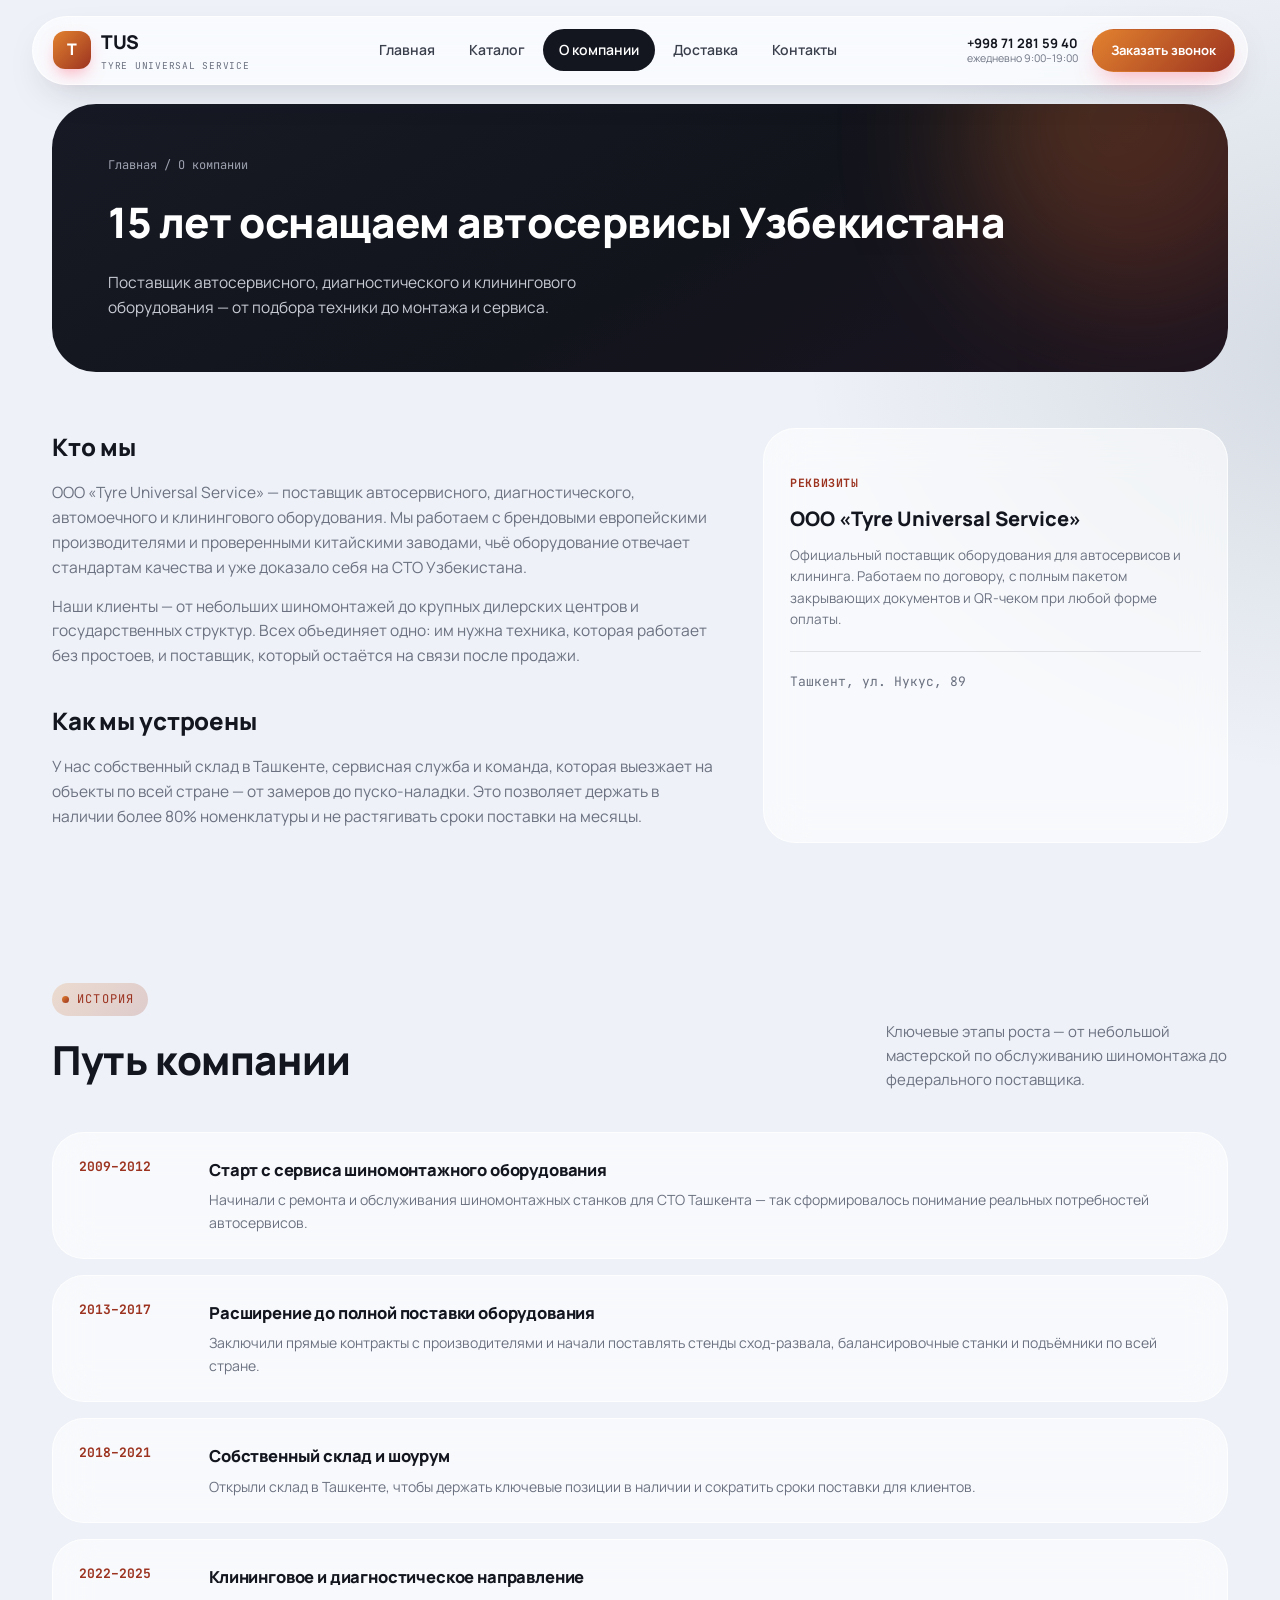
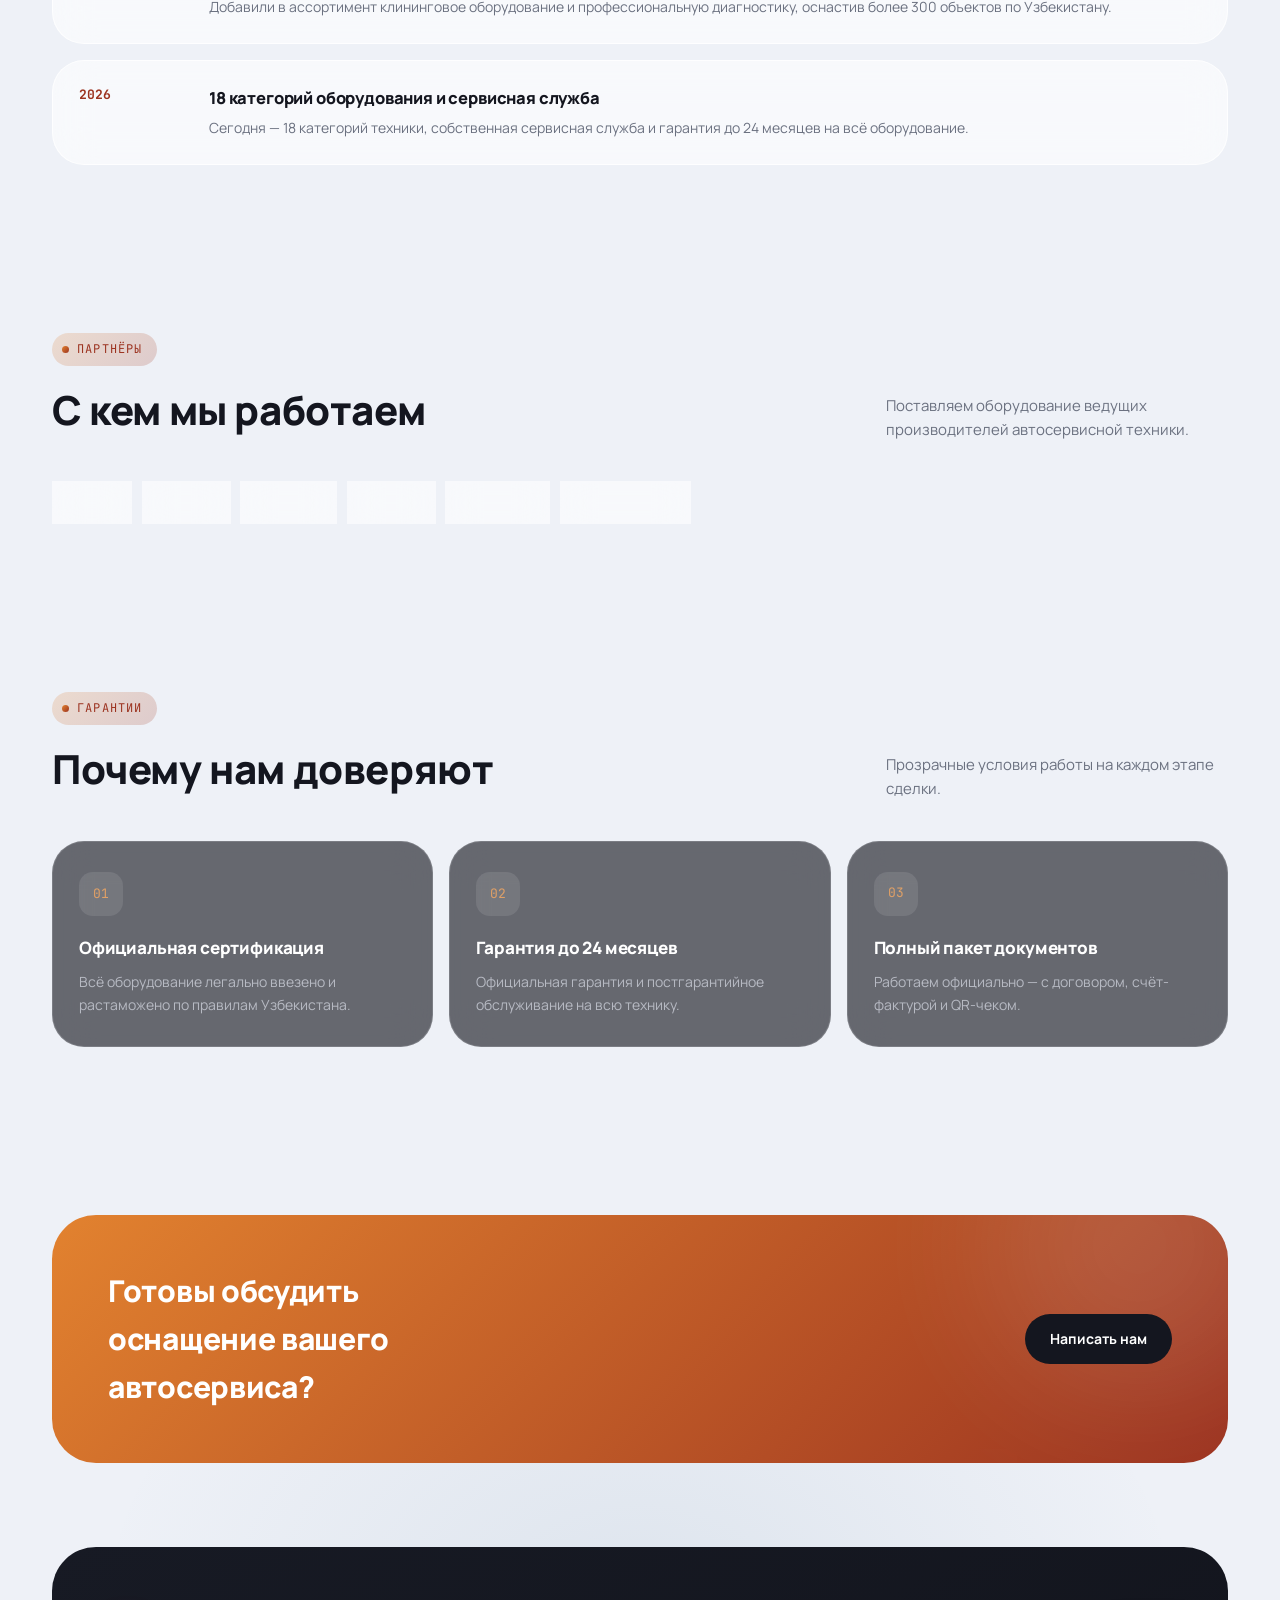
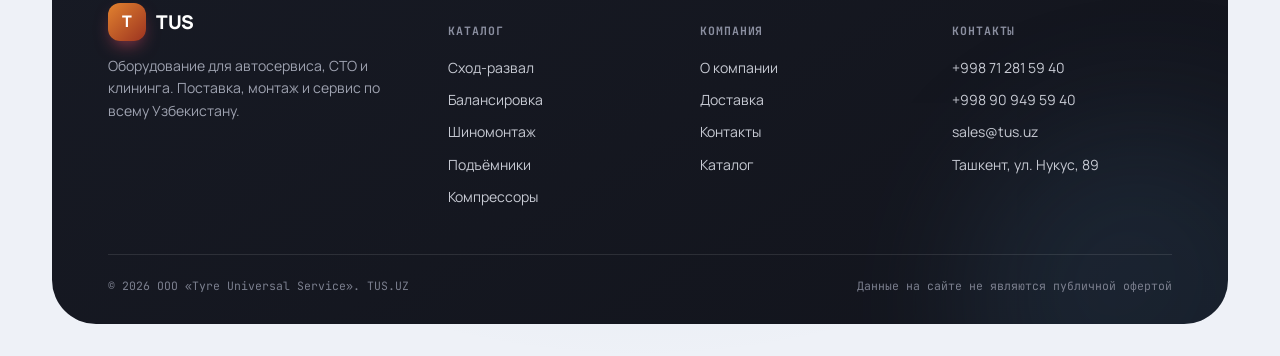
<file: about.html>
<!DOCTYPE html>
<html lang="ru">
<head>
<meta charset="UTF-8">
<meta name="viewport" content="width=device-width, initial-scale=1.0">
<title>О компании — TUS.UZ</title>
<meta name="description" content="TUS.UZ — поставщик автосервисного и клинингового оборудования в Узбекистане. 15 лет опыта, собственный склад, официальная гарантия.">
<link rel="preconnect" href="https://fonts.googleapis.com">
<link href="https://fonts.googleapis.com/css2?family=Manrope:wght@400;500;600;700;800&family=JetBrains+Mono:wght@400;500;700&display=swap" rel="stylesheet">
<link rel="stylesheet" href="style.css">
</head>
<body>

<header class="site-header">
  <div class="header-inner">
    <a href="index.html" class="brand">
      <span class="mark">T</span>
      <span>TUS<small>Tyre Universal Service</small></span>
    </a>
    <nav class="main-nav">
      <a href="index.html">Главная</a>
      <a href="catalog.html">Каталог</a>
      <a href="about.html" class="active">О компании</a>
      <a href="delivery.html">Доставка</a>
      <a href="contacts.html">Контакты</a>
    </nav>
    <div class="header-actions">
      <div class="phone-block">
        <a href="tel:+998712815940">+998 71 281 59 40</a>
        <span>ежедневно 9:00–19:00</span>
      </div>
      <a href="contacts.html" class="btn btn-primary btn-sm header-cta">Заказать звонок</a>
      <button class="burger" aria-label="Меню"><span></span></button>
    </div>
  </div>
  <div class="mobile-nav">
    <a href="index.html">Главная</a>
    <a href="catalog.html">Каталог</a>
    <a href="about.html" class="active">О компании</a>
    <a href="delivery.html">Доставка</a>
    <a href="contacts.html">Контакты</a>
    <div class="phone-block"><a href="tel:+998712815940">+998 71 281 59 40</a></div>
  </div>
</header>
<div class="header-spacer"></div>

<section class="page-hero">
  <div class="wrap">
    <div class="page-hero-card">
      <div class="blob blob-a"></div>
      <div class="breadcrumb"><a href="index.html">Главная</a> / О компании</div>
      <h1>15 лет оснащаем автосервисы Узбекистана</h1>
      <p>Поставщик автосервисного, диагностического и клинингового оборудования — от подбора техники до монтажа и сервиса.</p>
    </div>
  </div>
</section>

<section class="section-tight reveal">
  <div class="wrap two-col">
    <div class="content-block">
      <h2>Кто мы</h2>
      <p>ООО «Tyre Universal Service» — поставщик автосервисного, диагностического, автомоечного и клинингового оборудования. Мы работаем с брендовыми европейскими производителями и проверенными китайскими заводами, чьё оборудование отвечает стандартам качества и уже доказало себя на СТО Узбекистана.</p>
      <p>Наши клиенты — от небольших шиномонтажей до крупных дилерских центров и государственных структур. Всех объединяет одно: им нужна техника, которая работает без простоев, и поставщик, который остаётся на связи после продажи.</p>
      <h2>Как мы устроены</h2>
      <p>У нас собственный склад в Ташкенте, сервисная служба и команда, которая выезжает на объекты по всей стране — от замеров до пуско-наладки. Это позволяет держать в наличии более 80% номенклатуры и не растягивать сроки поставки на месяцы.</p>
    </div>
    <div class="contact-card">
      <h5>Реквизиты</h5>
      <p class="big">ООО «Tyre Universal Service»</p>
      <p style="font-size:13.5px;color:var(--muted);margin-top:10px;">Официальный поставщик оборудования для автосервисов и клининга. Работаем по договору, с полным пакетом закрывающих документов и QR-чеком при любой форме оплаты.</p>
      <div style="height:1px;background:rgba(20,22,31,.1);margin:20px 0;"></div>
      <p style="font-family:var(--f-mono);font-size:13px;color:var(--muted);">Ташкент, ул. Нукус, 89</p>
    </div>
  </div>
</section>

<section class="reveal">
  <div class="wrap">
    <div class="section-head">
      <div>
        <span class="eyebrow">История</span>
        <h2>Путь компании</h2>
      </div>
      <p>Ключевые этапы роста — от небольшой мастерской по обслуживанию шиномонтажа до федерального поставщика.</p>
    </div>
    <div class="timeline">
      <div class="t-item">
        <div class="year">2009–2012</div>
        <div><h4>Старт с сервиса шиномонтажного оборудования</h4><p>Начинали с ремонта и обслуживания шиномонтажных станков для СТО Ташкента — так сформировалось понимание реальных потребностей автосервисов.</p></div>
      </div>
      <div class="t-item">
        <div class="year">2013–2017</div>
        <div><h4>Расширение до полной поставки оборудования</h4><p>Заключили прямые контракты с производителями и начали поставлять стенды сход-развала, балансировочные станки и подъёмники по всей стране.</p></div>
      </div>
      <div class="t-item">
        <div class="year">2018–2021</div>
        <div><h4>Собственный склад и шоурум</h4><p>Открыли склад в Ташкенте, чтобы держать ключевые позиции в наличии и сократить сроки поставки для клиентов.</p></div>
      </div>
      <div class="t-item">
        <div class="year">2022–2025</div>
        <div><h4>Клининговое и диагностическое направление</h4><p>Добавили в ассортимент клининговое оборудование и профессиональную диагностику, оснастив более 300 объектов по Узбекистану.</p></div>
      </div>
      <div class="t-item">
        <div class="year">2026</div>
        <div><h4>18 категорий оборудования и сервисная служба</h4><p>Сегодня — 18 категорий техники, собственная сервисная служба и гарантия до 24 месяцев на всё оборудование.</p></div>
      </div>
    </div>
  </div>
</section>

<section class="reveal">
  <div class="wrap">
    <div class="section-head">
      <div>
        <span class="eyebrow">Партнёры</span>
        <h2>С кем мы работаем</h2>
      </div>
      <p>Поставляем оборудование ведущих производителей автосервисной техники.</p>
    </div>
    <div class="logo-strip">
      <span class="logo-chip">SIVIK</span>
      <span class="logo-chip">FERRUM</span>
      <span class="logo-chip">HOEGERT</span>
      <span class="logo-chip">AirPro</span>
      <span class="logo-chip">Nordberg</span>
      <span class="logo-chip">Trommelberg</span>
    </div>
  </div>
</section>

<section class="reveal">
  <div class="wrap">
    <div class="section-head">
      <div>
        <span class="eyebrow">Гарантии</span>
        <h2>Почему нам доверяют</h2>
      </div>
      <p>Прозрачные условия работы на каждом этапе сделки.</p>
    </div>
    <div class="service-grid">
      <div class="service-card"><span class="icon-chip">01</span><h4>Официальная сертификация</h4><p>Всё оборудование легально ввезено и растаможено по правилам Узбекистана.</p></div>
      <div class="service-card"><span class="icon-chip">02</span><h4>Гарантия до 24 месяцев</h4><p>Официальная гарантия и постгарантийное обслуживание на всю технику.</p></div>
      <div class="service-card"><span class="icon-chip">03</span><h4>Полный пакет документов</h4><p>Работаем официально — с договором, счёт-фактурой и QR-чеком.</p></div>
    </div>
  </div>
</section>

<section class="reveal">
  <div class="wrap">
    <div class="cta-band">
      <div class="blob blob-a"></div>
      <div class="wrap">
        <h3>Готовы обсудить оснащение вашего автосервиса?</h3>
        <a href="contacts.html" class="btn btn-dark">Написать нам</a>
      </div>
    </div>
  </div>
</section>

<footer class="site-footer">
  <div class="wrap">
    <div class="footer-card">
      <div class="blob blob-a"></div>
      <div class="footer-grid">
        <div class="footer-brand">
          <a href="index.html" class="brand" style="color:#fff;"><span class="mark">T</span><span>TUS</span></a>
          <p>Оборудование для автосервиса, СТО и клининга. Поставка, монтаж и сервис по всему Узбекистану.</p>
        </div>
        <div>
          <h5>Каталог</h5>
          <ul>
            <li><a href="product-alignment.html">Сход-развал</a></li>
            <li><a href="product-balance.html">Балансировка</a></li>
            <li><a href="product-tire.html">Шиномонтаж</a></li>
            <li><a href="product-lift.html">Подъёмники</a></li>
            <li><a href="product-compressor.html">Компрессоры</a></li>
          </ul>
        </div>
        <div>
          <h5>Компания</h5>
          <ul>
            <li><a href="about.html">О компании</a></li>
            <li><a href="delivery.html">Доставка</a></li>
            <li><a href="contacts.html">Контакты</a></li>
            <li><a href="catalog.html">Каталог</a></li>
          </ul>
        </div>
        <div>
          <h5>Контакты</h5>
          <ul>
            <li><a href="tel:+998712815940">+998 71 281 59 40</a></li>
            <li><a href="tel:+998909495940">+998 90 949 59 40</a></li>
            <li><a href="mailto:sales@tus.uz">sales@tus.uz</a></li>
            <li>Ташкент, ул. Нукус, 89</li>
          </ul>
        </div>
      </div>
      <div class="footer-bottom">
        <span>© 2026 ООО «Tyre Universal Service». TUS.UZ</span>
        <span>Данные на сайте не являются публичной офертой</span>
      </div>
    </div>
  </div>
</footer>

<script src="script.js"></script>
</body>
</html>
</file>
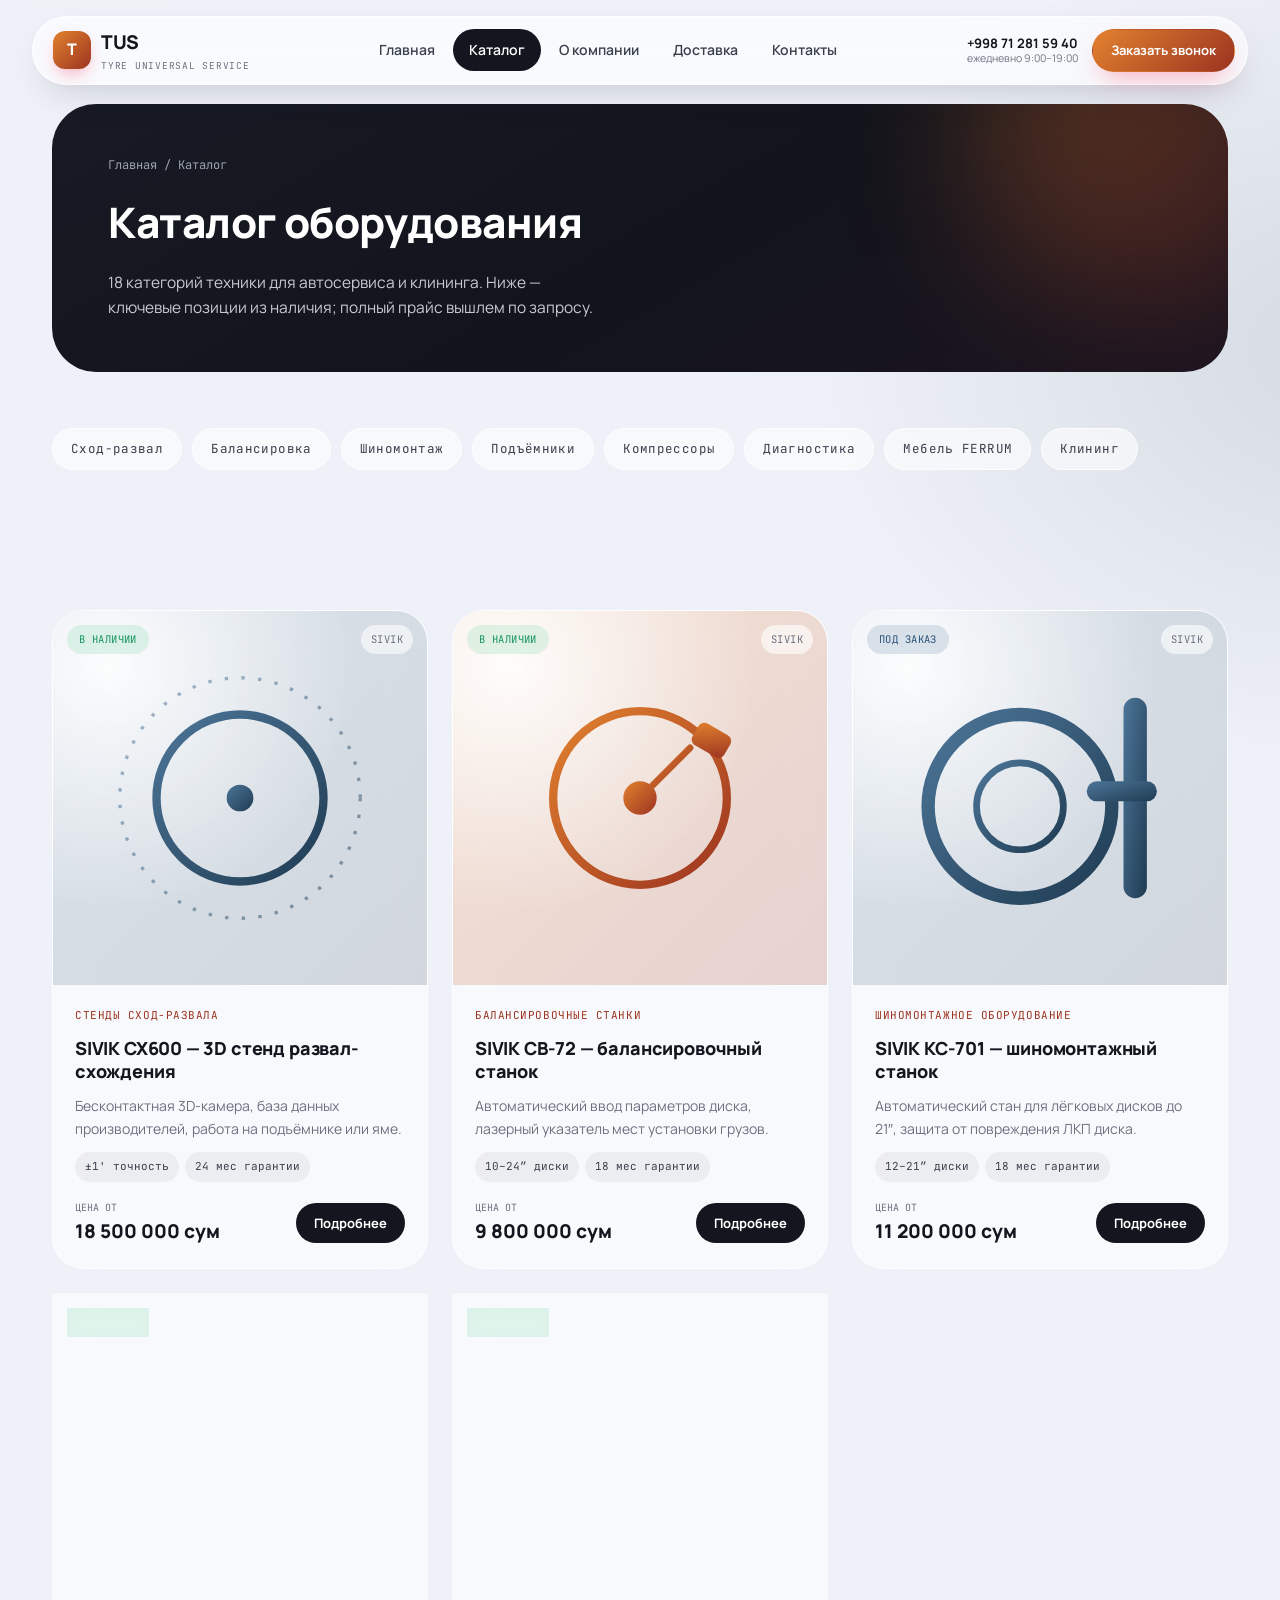
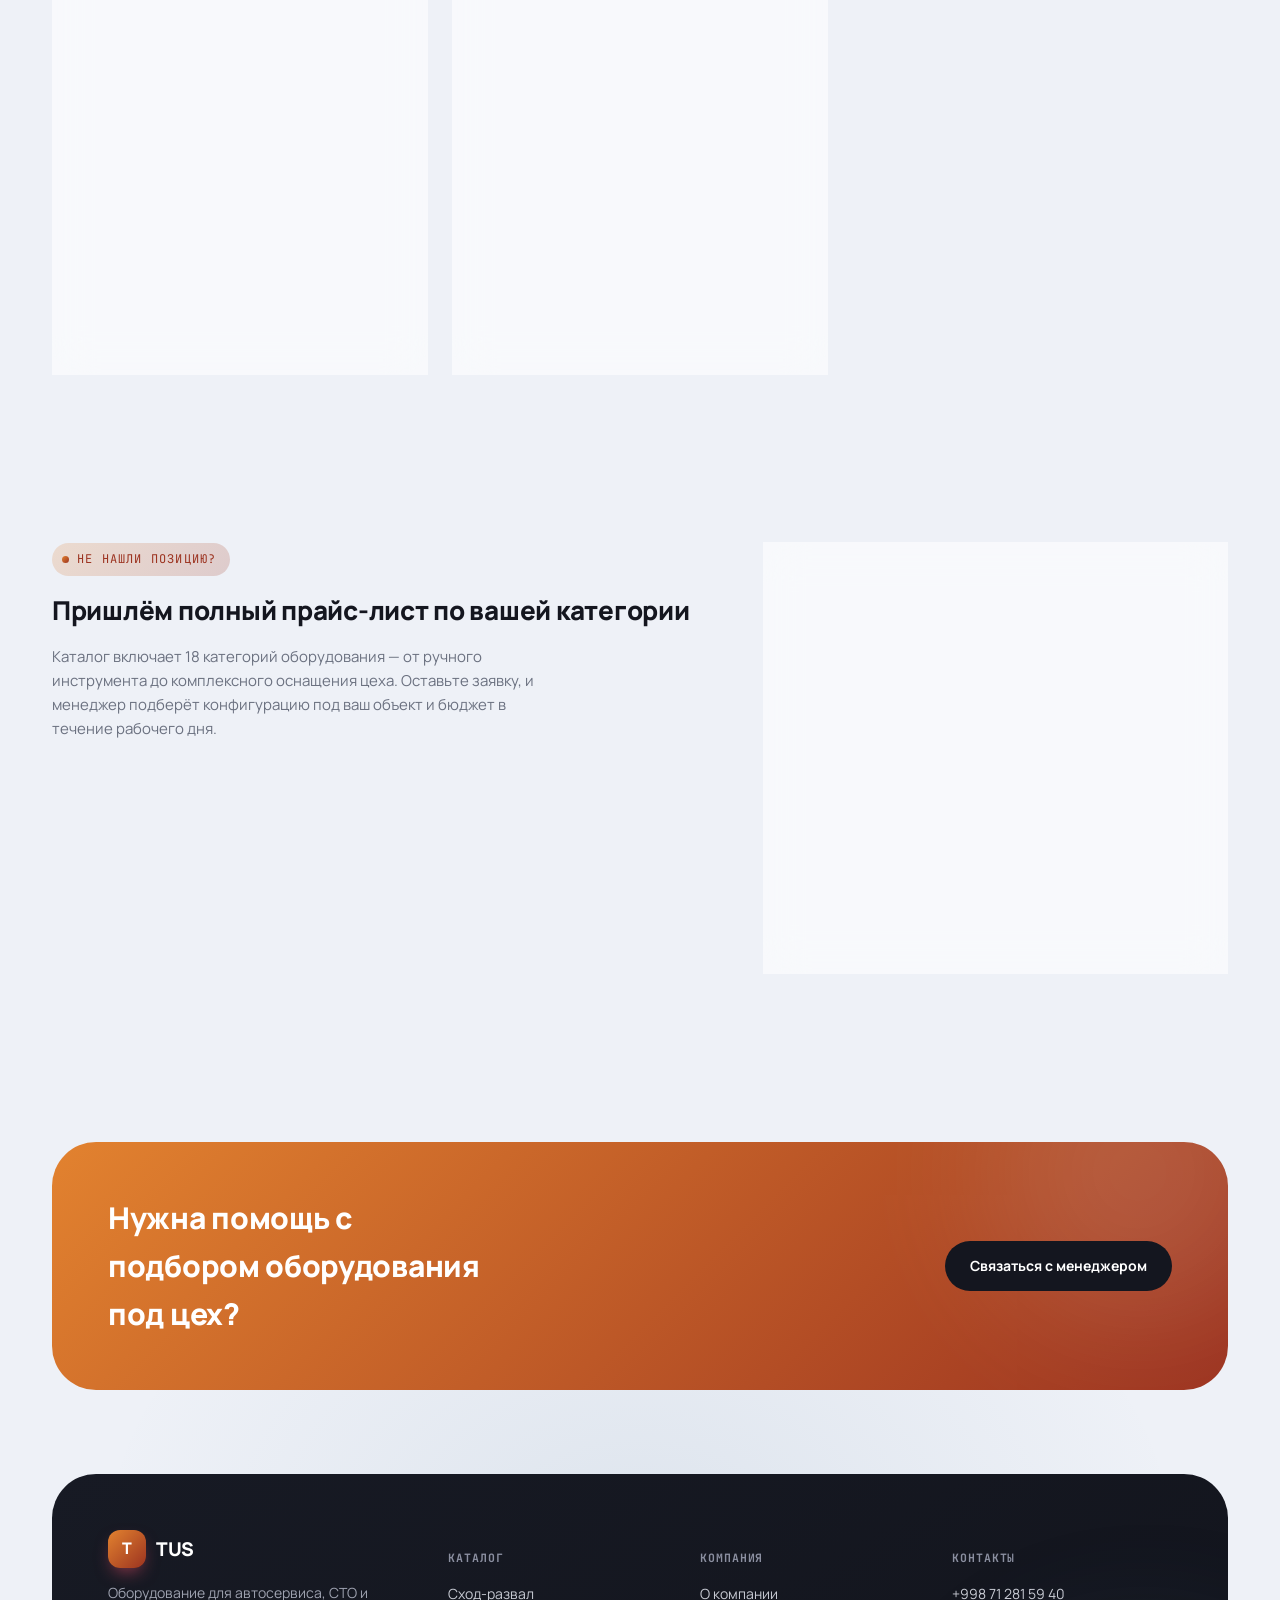
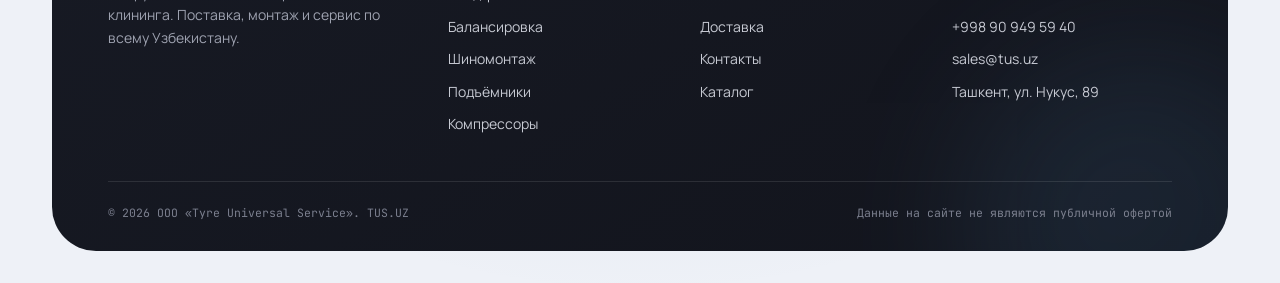
<file: catalog.html>
<!DOCTYPE html>
<html lang="ru">
<head>
<meta charset="UTF-8">
<meta name="viewport" content="width=device-width, initial-scale=1.0">
<title>Каталог оборудования — TUS.UZ</title>
<meta name="description" content="Каталог автосервисного и клинингового оборудования: стенды сход-развала, балансировочные станки, шиномонтаж, подъёмники, компрессоры.">
<link rel="preconnect" href="https://fonts.googleapis.com">
<link href="https://fonts.googleapis.com/css2?family=Manrope:wght@400;500;600;700;800&family=JetBrains+Mono:wght@400;500;700&display=swap" rel="stylesheet">
<link rel="stylesheet" href="style.css">
</head>
<body>

<header class="site-header">
  <div class="header-inner">
    <a href="index.html" class="brand">
      <span class="mark">T</span>
      <span>TUS<small>Tyre Universal Service</small></span>
    </a>
    <nav class="main-nav">
      <a href="index.html">Главная</a>
      <a href="catalog.html" class="active">Каталог</a>
      <a href="about.html">О компании</a>
      <a href="delivery.html">Доставка</a>
      <a href="contacts.html">Контакты</a>
    </nav>
    <div class="header-actions">
      <div class="phone-block">
        <a href="tel:+998712815940">+998 71 281 59 40</a>
        <span>ежедневно 9:00–19:00</span>
      </div>
      <a href="contacts.html" class="btn btn-primary btn-sm header-cta">Заказать звонок</a>
      <button class="burger" aria-label="Меню"><span></span></button>
    </div>
  </div>
  <div class="mobile-nav">
    <a href="index.html">Главная</a>
    <a href="catalog.html" class="active">Каталог</a>
    <a href="about.html">О компании</a>
    <a href="delivery.html">Доставка</a>
    <a href="contacts.html">Контакты</a>
    <div class="phone-block"><a href="tel:+998712815940">+998 71 281 59 40</a></div>
  </div>
</header>
<div class="header-spacer"></div>

<section class="page-hero">
  <div class="wrap">
    <div class="page-hero-card">
      <div class="blob blob-a"></div>
      <div class="breadcrumb"><a href="index.html">Главная</a> / Каталог</div>
      <h1>Каталог оборудования</h1>
      <p>18 категорий техники для автосервиса и клининга. Ниже — ключевые позиции из наличия; полный прайс вышлем по запросу.</p>
    </div>
  </div>
</section>

<section class="section-tight reveal">
  <div class="wrap">
    <div class="logo-strip">
      <span class="logo-chip">Сход-развал</span>
      <span class="logo-chip">Балансировка</span>
      <span class="logo-chip">Шиномонтаж</span>
      <span class="logo-chip">Подъёмники</span>
      <span class="logo-chip">Компрессоры</span>
      <span class="logo-chip">Диагностика</span>
      <span class="logo-chip">Мебель FERRUM</span>
      <span class="logo-chip">Клининг</span>
    </div>
  </div>
</section>

<section class="reveal">
  <div class="wrap">
    <div class="product-grid">
      <div class="product-card">
        <div class="product-media blue">
          <span class="stock-tag">В наличии</span>
          <span class="brand-tag">SIVIK</span>
          <svg viewBox="0 0 200 200" fill="none" xmlns="http://www.w3.org/2000/svg">
    <defs><linearGradient id="pg_alignment" x1="0" y1="0" x2="1" y2="1"><stop offset="0" stop-color="#4d7699"/><stop offset="1" stop-color="#1f3b52"/></linearGradient></defs>
    <circle cx="100" cy="100" r="50" stroke="url(#pg_alignment)" stroke-width="5"/>
    <circle cx="100" cy="100" r="8" fill="url(#pg_alignment)"/>
    <line x1="100" y1="30" x2="100" y2="50" stroke="url(#pg_alignment)" stroke-width="5" stroke-linecap="round"/>
    <line x1="100" y1="150" x2="100" y2="170" stroke="url(#pg_alignment)" stroke-width="5" stroke-linecap="round"/>
    <line x1="30" y1="100" x2="50" y2="100" stroke="url(#pg_alignment)" stroke-width="5" stroke-linecap="round"/>
    <line x1="150" y1="100" x2="170" y2="100" stroke="url(#pg_alignment)" stroke-width="5" stroke-linecap="round"/>
    <circle cx="100" cy="100" r="72" stroke="url(#pg_alignment)" stroke-width="2" stroke-dasharray="2 8" opacity="0.5"/>
  </svg>
        </div>
        <div class="product-body">
          <span class="product-cat">Стенды сход-развала</span>
          <h3 class="product-title">SIVIK CX600 — 3D стенд развал-схождения</h3>
          <p class="product-desc">Бесконтактная 3D-камера, база данных производителей, работа на подъёмнике или яме.</p>
          <div class="spec-chips">
            <span class="spec-chip">±1' точность</span>
            <span class="spec-chip">24 мес гарантии</span>
          </div>
          <div class="product-foot">
            <div class="price"><small>цена от</small>18 500 000 сум</div>
            <a href="product-alignment.html" class="link-pill">Подробнее</a>
          </div>
        </div>
      </div>

      <div class="product-card">
        <div class="product-media ">
          <span class="stock-tag">В наличии</span>
          <span class="brand-tag">SIVIK</span>
          <svg viewBox="0 0 200 200" fill="none" xmlns="http://www.w3.org/2000/svg">
    <defs><linearGradient id="pg_balance" x1="0" y1="0" x2="1" y2="1"><stop offset="0" stop-color="#e2822f"/><stop offset="1" stop-color="#9c3320"/></linearGradient></defs>
    <circle cx="100" cy="100" r="52" stroke="url(#pg_balance)" stroke-width="5"/>
    <circle cx="100" cy="100" r="10" fill="url(#pg_balance)"/>
    <rect x="132" y="58" width="22" height="15" rx="4" fill="url(#pg_balance)" transform="rotate(30 143 65)"/>
    <line x1="100" y1="100" x2="130" y2="70" stroke="url(#pg_balance)" stroke-width="4" stroke-linecap="round"/>
  </svg>
        </div>
        <div class="product-body">
          <span class="product-cat">Балансировочные станки</span>
          <h3 class="product-title">SIVIK CB-72 — балансировочный станок</h3>
          <p class="product-desc">Автоматический ввод параметров диска, лазерный указатель мест установки грузов.</p>
          <div class="spec-chips">
            <span class="spec-chip">10–24″ диски</span>
            <span class="spec-chip">18 мес гарантии</span>
          </div>
          <div class="product-foot">
            <div class="price"><small>цена от</small>9 800 000 сум</div>
            <a href="product-balance.html" class="link-pill">Подробнее</a>
          </div>
        </div>
      </div>

      <div class="product-card">
        <div class="product-media blue">
          <span class="stock-tag order">Под заказ</span>
          <span class="brand-tag">SIVIK</span>
          <svg viewBox="0 0 200 200" fill="none" xmlns="http://www.w3.org/2000/svg">
    <defs><linearGradient id="pg_tire" x1="0" y1="0" x2="1" y2="1"><stop offset="0" stop-color="#4d7699"/><stop offset="1" stop-color="#1f3b52"/></linearGradient></defs>
    <circle cx="88" cy="105" r="55" stroke="url(#pg_tire)" stroke-width="8"/>
    <circle cx="88" cy="105" r="26" stroke="url(#pg_tire)" stroke-width="4"/>
    <rect x="150" y="40" width="14" height="120" rx="7" fill="url(#pg_tire)"/>
    <rect x="128" y="90" width="42" height="12" rx="6" fill="url(#pg_tire)"/>
  </svg>
        </div>
        <div class="product-body">
          <span class="product-cat">Шиномонтажное оборудование</span>
          <h3 class="product-title">SIVIK KC-701 — шиномонтажный станок</h3>
          <p class="product-desc">Автоматический стан для лёгковых дисков до 21″, защита от повреждения ЛКП диска.</p>
          <div class="spec-chips">
            <span class="spec-chip">12–21″ диски</span>
            <span class="spec-chip">18 мес гарантии</span>
          </div>
          <div class="product-foot">
            <div class="price"><small>цена от</small>11 200 000 сум</div>
            <a href="product-tire.html" class="link-pill">Подробнее</a>
          </div>
        </div>
      </div>

      <div class="product-card">
        <div class="product-media ">
          <span class="stock-tag">В наличии</span>
          <span class="brand-tag">FERRUM</span>
          <svg viewBox="0 0 200 200" fill="none" xmlns="http://www.w3.org/2000/svg">
    <defs><linearGradient id="pg_lift" x1="0" y1="0" x2="1" y2="1"><stop offset="0" stop-color="#e2822f"/><stop offset="1" stop-color="#9c3320"/></linearGradient><linearGradient id="ic4b" x1="0" y1="0" x2="0" y2="1"><stop offset="0" stop-color="#8b93a3"/><stop offset="1" stop-color="#4a5160"/></linearGradient></defs>
    <rect x="34" y="70" width="14" height="90" rx="7" fill="url(#ic4b)"/>
    <rect x="152" y="70" width="14" height="90" rx="7" fill="url(#ic4b)"/>
    <rect x="50" y="120" width="100" height="34" rx="17" fill="url(#pg_lift)"/>
    <rect x="70" y="96" width="60" height="30" rx="15" fill="url(#pg_lift)"/>
    <circle cx="70" cy="156" r="12" fill="url(#ic4b)"/>
    <circle cx="130" cy="156" r="12" fill="url(#ic4b)"/>
  </svg>
        </div>
        <div class="product-body">
          <span class="product-cat">Подъёмное оборудование</span>
          <h3 class="product-title">Двухстоечный подъёмник FERRUM 4.0T</h3>
          <p class="product-desc">Асимметричные стрелы, механическая синхронизация подъёма, безопасные фиксаторы.</p>
          <div class="spec-chips">
            <span class="spec-chip">4000 кг</span>
            <span class="spec-chip">24 мес гарантии</span>
          </div>
          <div class="product-foot">
            <div class="price"><small>цена от</small>24 900 000 сум</div>
            <a href="product-lift.html" class="link-pill">Подробнее</a>
          </div>
        </div>
      </div>

      <div class="product-card">
        <div class="product-media blue">
          <span class="stock-tag">В наличии</span>
          <span class="brand-tag">AIRPRO</span>
          <svg viewBox="0 0 200 200" fill="none" xmlns="http://www.w3.org/2000/svg">
    <defs><linearGradient id="pg_compressor" x1="0" y1="0" x2="1" y2="1"><stop offset="0" stop-color="#4d7699"/><stop offset="1" stop-color="#1f3b52"/></linearGradient></defs>
    <rect x="40" y="90" width="120" height="50" rx="25" stroke="url(#pg_compressor)" stroke-width="5"/>
    <circle cx="100" cy="70" r="16" stroke="url(#pg_compressor)" stroke-width="5"/>
    <line x1="100" y1="70" x2="108" y2="60" stroke="url(#pg_compressor)" stroke-width="4" stroke-linecap="round"/>
    <rect x="20" y="105" width="20" height="20" rx="6" fill="url(#pg_compressor)"/>
    <path d="M160 115 q20 0 20 20" stroke="url(#pg_compressor)" stroke-width="5" fill="none" stroke-linecap="round"/>
  </svg>
        </div>
        <div class="product-body">
          <span class="product-cat">Компрессорное оборудование</span>
          <h3 class="product-title">Винтовой компрессор AirPro 15</h3>
          <p class="product-desc">Производительность 2.6 м³/мин, ресивер 500 л, рассчитан на 4–6 постов СТО.</p>
          <div class="spec-chips">
            <span class="spec-chip">15 кВт</span>
            <span class="spec-chip">12 мес гарантии</span>
          </div>
          <div class="product-foot">
            <div class="price"><small>цена от</small>32 400 000 сум</div>
            <a href="product-compressor.html" class="link-pill">Подробнее</a>
          </div>
        </div>
      </div>
    </div>
  </div>
</section>

<section class="reveal">
  <div class="wrap two-col">
    <div>
      <span class="eyebrow">Не нашли позицию?</span>
      <h2 style="margin-top:14px;font-size:26px;">Пришлём полный прайс-лист по вашей категории</h2>
      <p style="color:var(--muted);font-size:15px;margin-top:14px;max-width:56ch;">Каталог включает 18 категорий оборудования — от ручного инструмента до комплексного оснащения цеха. Оставьте заявку, и менеджер подберёт конфигурацию под ваш объект и бюджет в течение рабочего дня.</p>
    </div>
    <div class="form-panel">
      <form data-callback>
        <div class="form-row">
          <label>Ваше имя</label>
          <input type="text" placeholder="Имя" required>
        </div>
        <div class="form-row">
          <label>Телефон</label>
          <input type="tel" placeholder="+998 90 000 00 00" required>
        </div>
        <div class="form-row">
          <label>Интересующая категория</label>
          <input type="text" placeholder="Например: шиномонтажное оборудование">
        </div>
        <button type="submit" class="btn btn-primary btn-block">Отправить заявку</button>
        <p class="form-note">Нажимая кнопку, вы соглашаетесь на обработку персональных данных.</p>
      </form>
    </div>
  </div>
</section>

<section class="reveal">
  <div class="wrap">
    <div class="cta-band">
      <div class="blob blob-a"></div>
      <div class="wrap">
        <h3>Нужна помощь с подбором оборудования под цех?</h3>
        <a href="contacts.html" class="btn btn-dark">Связаться с менеджером</a>
      </div>
    </div>
  </div>
</section>

<footer class="site-footer">
  <div class="wrap">
    <div class="footer-card">
      <div class="blob blob-a"></div>
      <div class="footer-grid">
        <div class="footer-brand">
          <a href="index.html" class="brand" style="color:#fff;"><span class="mark">T</span><span>TUS</span></a>
          <p>Оборудование для автосервиса, СТО и клининга. Поставка, монтаж и сервис по всему Узбекистану.</p>
        </div>
        <div>
          <h5>Каталог</h5>
          <ul>
            <li><a href="product-alignment.html">Сход-развал</a></li>
            <li><a href="product-balance.html">Балансировка</a></li>
            <li><a href="product-tire.html">Шиномонтаж</a></li>
            <li><a href="product-lift.html">Подъёмники</a></li>
            <li><a href="product-compressor.html">Компрессоры</a></li>
          </ul>
        </div>
        <div>
          <h5>Компания</h5>
          <ul>
            <li><a href="about.html">О компании</a></li>
            <li><a href="delivery.html">Доставка</a></li>
            <li><a href="contacts.html">Контакты</a></li>
            <li><a href="catalog.html">Каталог</a></li>
          </ul>
        </div>
        <div>
          <h5>Контакты</h5>
          <ul>
            <li><a href="tel:+998712815940">+998 71 281 59 40</a></li>
            <li><a href="tel:+998909495940">+998 90 949 59 40</a></li>
            <li><a href="mailto:sales@tus.uz">sales@tus.uz</a></li>
            <li>Ташкент, ул. Нукус, 89</li>
          </ul>
        </div>
      </div>
      <div class="footer-bottom">
        <span>© 2026 ООО «Tyre Universal Service». TUS.UZ</span>
        <span>Данные на сайте не являются публичной офертой</span>
      </div>
    </div>
  </div>
</footer>

<script src="script.js"></script>
</body>
</html>
</file>
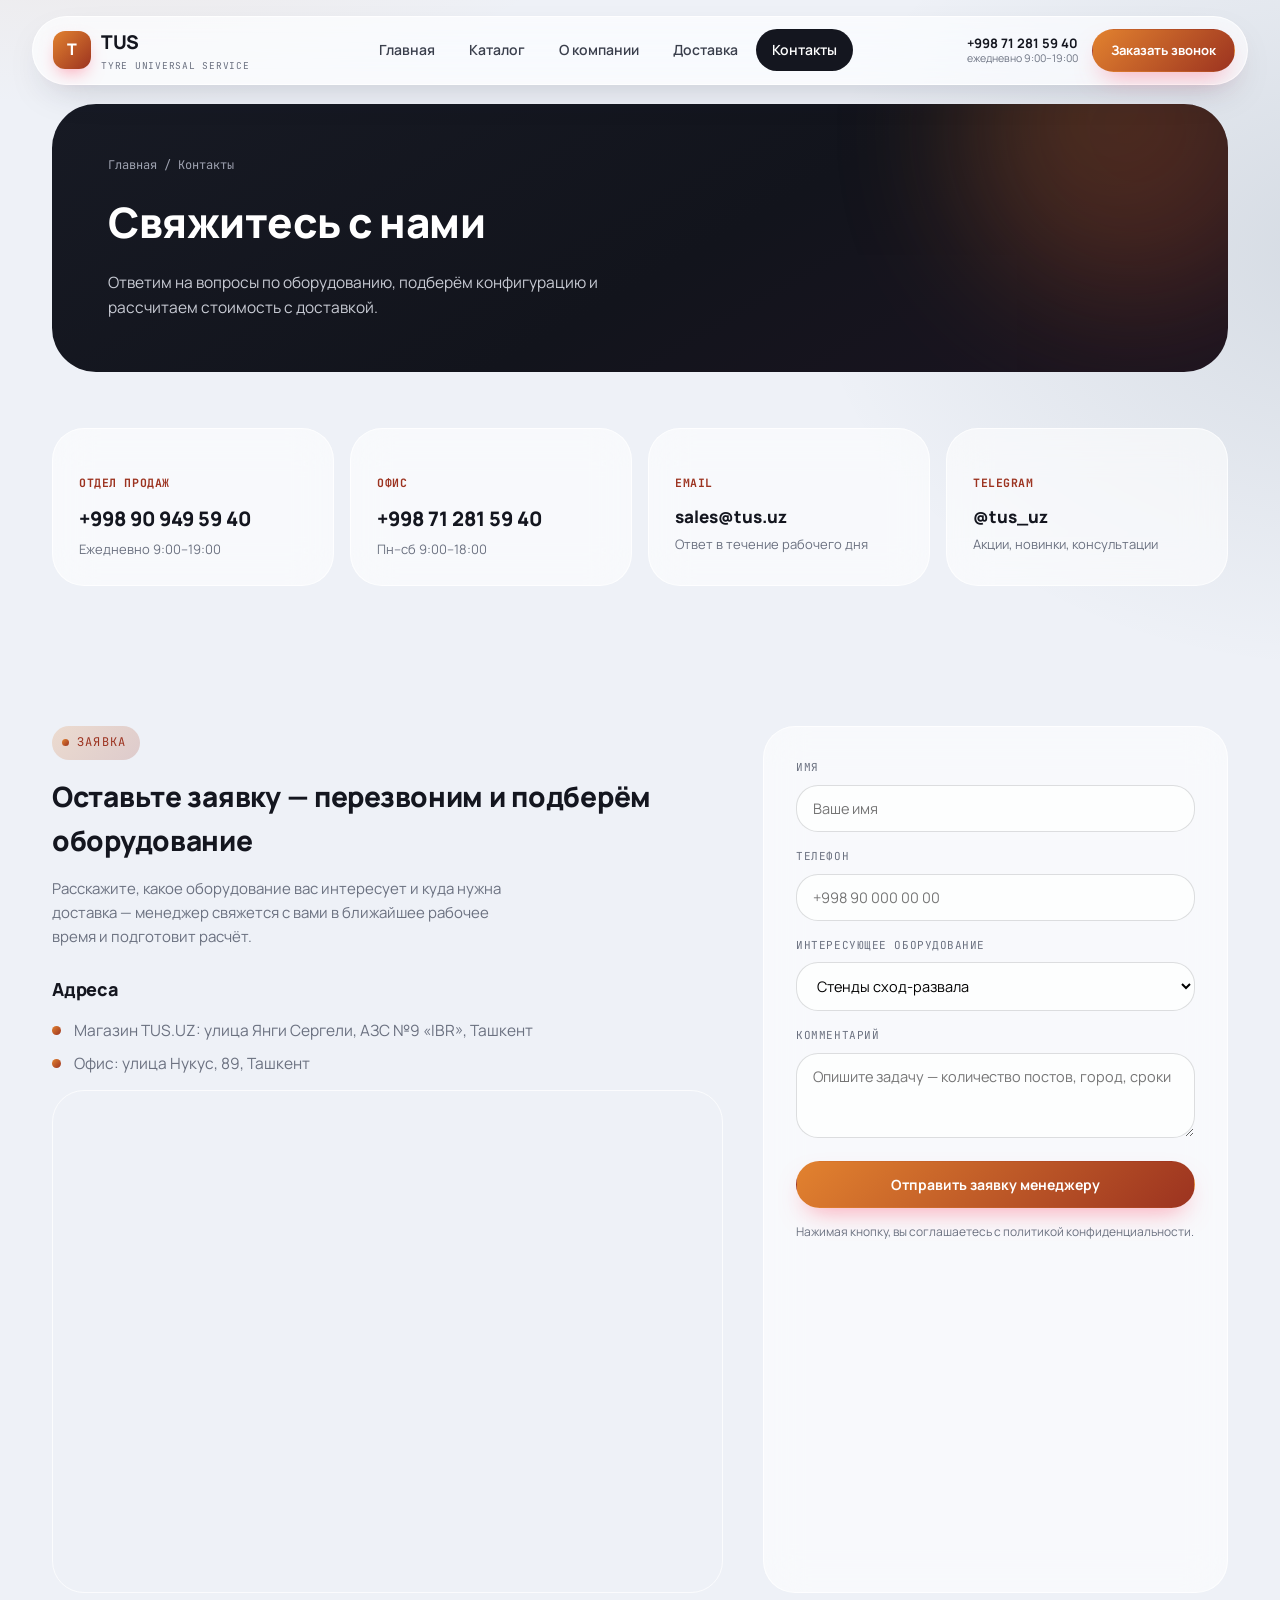
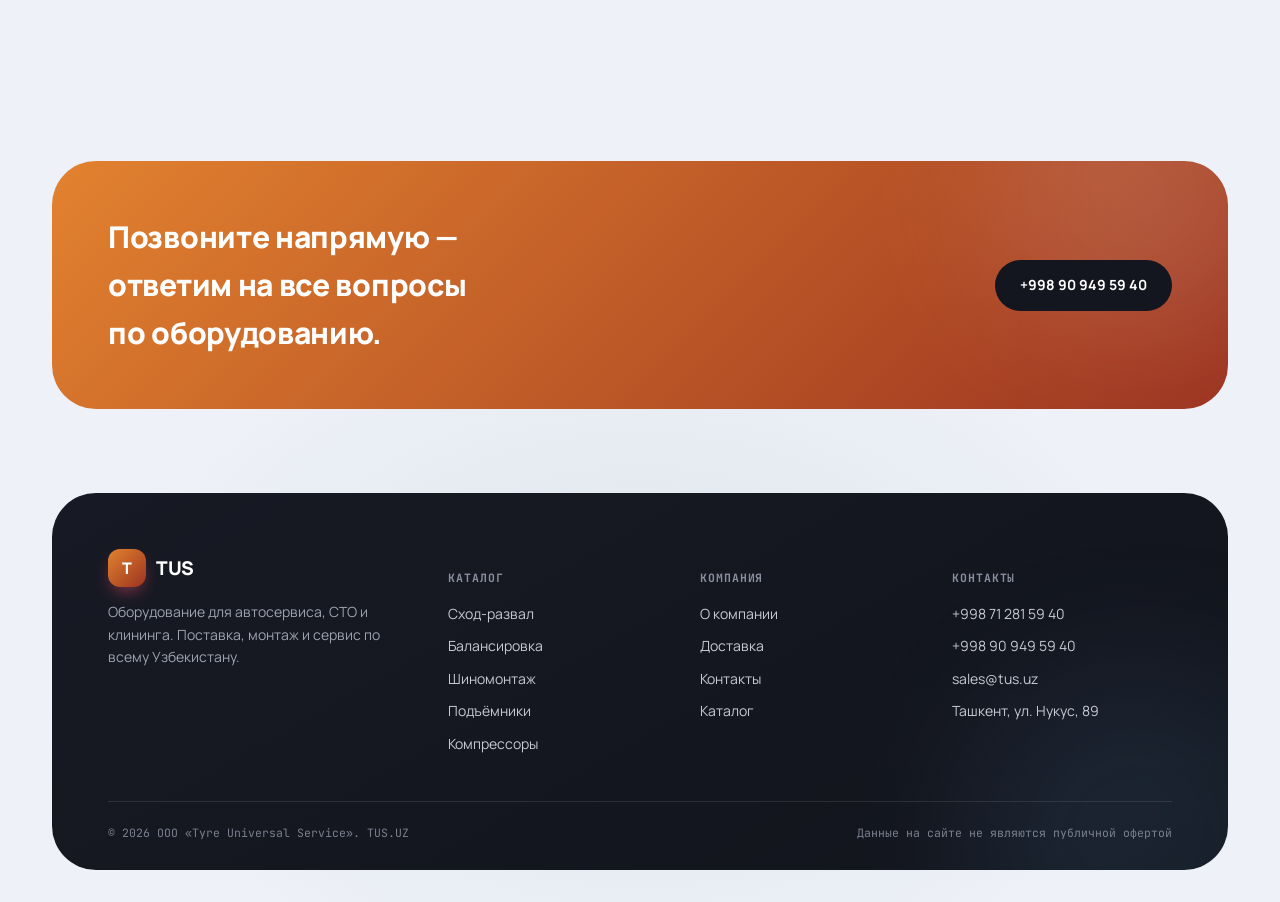
<file: contacts.html>
<!DOCTYPE html>
<html lang="ru">
<head>
<meta charset="UTF-8">
<meta name="viewport" content="width=device-width, initial-scale=1.0">
<title>Контакты — TUS.UZ</title>
<meta name="description" content="Свяжитесь с TUS.UZ: телефон, адрес склада и офиса в Ташкенте, форма заявки на подбор оборудования.">
<link rel="preconnect" href="https://fonts.googleapis.com">
<link href="https://fonts.googleapis.com/css2?family=Manrope:wght@400;500;600;700;800&family=JetBrains+Mono:wght@400;500;700&display=swap" rel="stylesheet">
<link rel="stylesheet" href="style.css">
</head>
<body>

<header class="site-header">
  <div class="header-inner">
    <a href="index.html" class="brand">
      <span class="mark">T</span>
      <span>TUS<small>Tyre Universal Service</small></span>
    </a>
    <nav class="main-nav">
      <a href="index.html">Главная</a>
      <a href="catalog.html">Каталог</a>
      <a href="about.html">О компании</a>
      <a href="delivery.html">Доставка</a>
      <a href="contacts.html" class="active">Контакты</a>
    </nav>
    <div class="header-actions">
      <div class="phone-block">
        <a href="tel:+998712815940">+998 71 281 59 40</a>
        <span>ежедневно 9:00–19:00</span>
      </div>
      <a href="contacts.html" class="btn btn-primary btn-sm header-cta">Заказать звонок</a>
      <button class="burger" aria-label="Меню"><span></span></button>
    </div>
  </div>
  <div class="mobile-nav">
    <a href="index.html">Главная</a>
    <a href="catalog.html">Каталог</a>
    <a href="about.html">О компании</a>
    <a href="delivery.html">Доставка</a>
    <a href="contacts.html" class="active">Контакты</a>
    <div class="phone-block"><a href="tel:+998712815940">+998 71 281 59 40</a></div>
  </div>
</header>
<div class="header-spacer"></div>

<section class="page-hero">
  <div class="wrap">
    <div class="page-hero-card">
      <div class="blob blob-a"></div>
      <div class="breadcrumb"><a href="index.html">Главная</a> / Контакты</div>
      <h1>Свяжитесь с нами</h1>
      <p>Ответим на вопросы по оборудованию, подберём конфигурацию и рассчитаем стоимость с доставкой.</p>
    </div>
  </div>
</section>

<section class="section-tight reveal">
  <div class="wrap">
    <div class="why-grid" style="grid-template-columns:repeat(4,1fr);">
      <div class="contact-card">
        <h5>Отдел продаж</h5>
        <p class="big"><a href="tel:+998909495940">+998 90 949 59 40</a></p>
        <p style="font-size:13px;color:var(--muted);">Ежедневно 9:00–19:00</p>
      </div>
      <div class="contact-card">
        <h5>Офис</h5>
        <p class="big"><a href="tel:+998712815940">+998 71 281 59 40</a></p>
        <p style="font-size:13px;color:var(--muted);">Пн–сб 9:00–18:00</p>
      </div>
      <div class="contact-card">
        <h5>Email</h5>
        <p class="big" style="font-size:17px;"><a href="mailto:sales@tus.uz">sales@tus.uz</a></p>
        <p style="font-size:13px;color:var(--muted);">Ответ в течение рабочего дня</p>
      </div>
      <div class="contact-card">
        <h5>Telegram</h5>
        <p class="big" style="font-size:17px;"><a href="https://t.me/tus_uz">@tus_uz</a></p>
        <p style="font-size:13px;color:var(--muted);">Акции, новинки, консультации</p>
      </div>
    </div>
  </div>
</section>

<section class="reveal">
  <div class="wrap two-col">
    <div>
      <span class="eyebrow">Заявка</span>
      <h2 style="margin-top:14px;font-size:28px;">Оставьте заявку — перезвоним и подберём оборудование</h2>
      <p style="color:var(--muted);font-size:15px;margin:14px 0 26px;max-width:52ch;">Расскажите, какое оборудование вас интересует и куда нужна доставка — менеджер свяжется с вами в ближайшее рабочее время и подготовит расчёт.</p>

      <div class="content-block">
        <h2 style="font-size:18px;margin-top:0;">Адреса</h2>
        <ul>
          <li>Магазин TUS.UZ: улица Янги Сергели, АЗС №9 «IBR», Ташкент</li>
          <li>Офис: улица Нукус, 89, Ташкент</li>
        </ul>
      </div>
      <div class="mini-map">
        <iframe src="https://www.google.com/maps?q=Tashkent,Nukus%20street%2089&output=embed" loading="lazy" title="Карта — офис TUS.UZ"></iframe>
      </div>
    </div>

    <div class="form-panel">
      <form data-callback>
        <div class="form-row">
          <label>Имя</label>
          <input type="text" placeholder="Ваше имя" required>
        </div>
        <div class="form-row">
          <label>Телефон</label>
          <input type="tel" placeholder="+998 90 000 00 00" required>
        </div>
        <div class="form-row">
          <label>Интересующее оборудование</label>
          <select>
            <option>Стенды сход-развала</option>
            <option>Балансировочные станки</option>
            <option>Шиномонтажное оборудование</option>
            <option>Подъёмное оборудование</option>
            <option>Компрессорное оборудование</option>
            <option>Другое / затрудняюсь ответить</option>
          </select>
        </div>
        <div class="form-row">
          <label>Комментарий</label>
          <textarea rows="3" placeholder="Опишите задачу — количество постов, город, сроки"></textarea>
        </div>
        <button type="submit" class="btn btn-primary btn-block">Отправить заявку менеджеру</button>
        <p class="form-note">Нажимая кнопку, вы соглашаетесь с политикой конфиденциальности.</p>
      </form>
    </div>
  </div>
</section>

<section class="reveal">
  <div class="wrap">
    <div class="cta-band">
      <div class="blob blob-a"></div>
      <div class="wrap">
        <h3>Позвоните напрямую — ответим на все вопросы по оборудованию.</h3>
        <a href="tel:+998909495940" class="btn btn-dark">+998 90 949 59 40</a>
      </div>
    </div>
  </div>
</section>

<footer class="site-footer">
  <div class="wrap">
    <div class="footer-card">
      <div class="blob blob-a"></div>
      <div class="footer-grid">
        <div class="footer-brand">
          <a href="index.html" class="brand" style="color:#fff;"><span class="mark">T</span><span>TUS</span></a>
          <p>Оборудование для автосервиса, СТО и клининга. Поставка, монтаж и сервис по всему Узбекистану.</p>
        </div>
        <div>
          <h5>Каталог</h5>
          <ul>
            <li><a href="product-alignment.html">Сход-развал</a></li>
            <li><a href="product-balance.html">Балансировка</a></li>
            <li><a href="product-tire.html">Шиномонтаж</a></li>
            <li><a href="product-lift.html">Подъёмники</a></li>
            <li><a href="product-compressor.html">Компрессоры</a></li>
          </ul>
        </div>
        <div>
          <h5>Компания</h5>
          <ul>
            <li><a href="about.html">О компании</a></li>
            <li><a href="delivery.html">Доставка</a></li>
            <li><a href="contacts.html">Контакты</a></li>
            <li><a href="catalog.html">Каталог</a></li>
          </ul>
        </div>
        <div>
          <h5>Контакты</h5>
          <ul>
            <li><a href="tel:+998712815940">+998 71 281 59 40</a></li>
            <li><a href="tel:+998909495940">+998 90 949 59 40</a></li>
            <li><a href="mailto:sales@tus.uz">sales@tus.uz</a></li>
            <li>Ташкент, ул. Нукус, 89</li>
          </ul>
        </div>
      </div>
      <div class="footer-bottom">
        <span>© 2026 ООО «Tyre Universal Service». TUS.UZ</span>
        <span>Данные на сайте не являются публичной офертой</span>
      </div>
    </div>
  </div>
</footer>

<script src="script.js"></script>
</body>
</html>
</file>
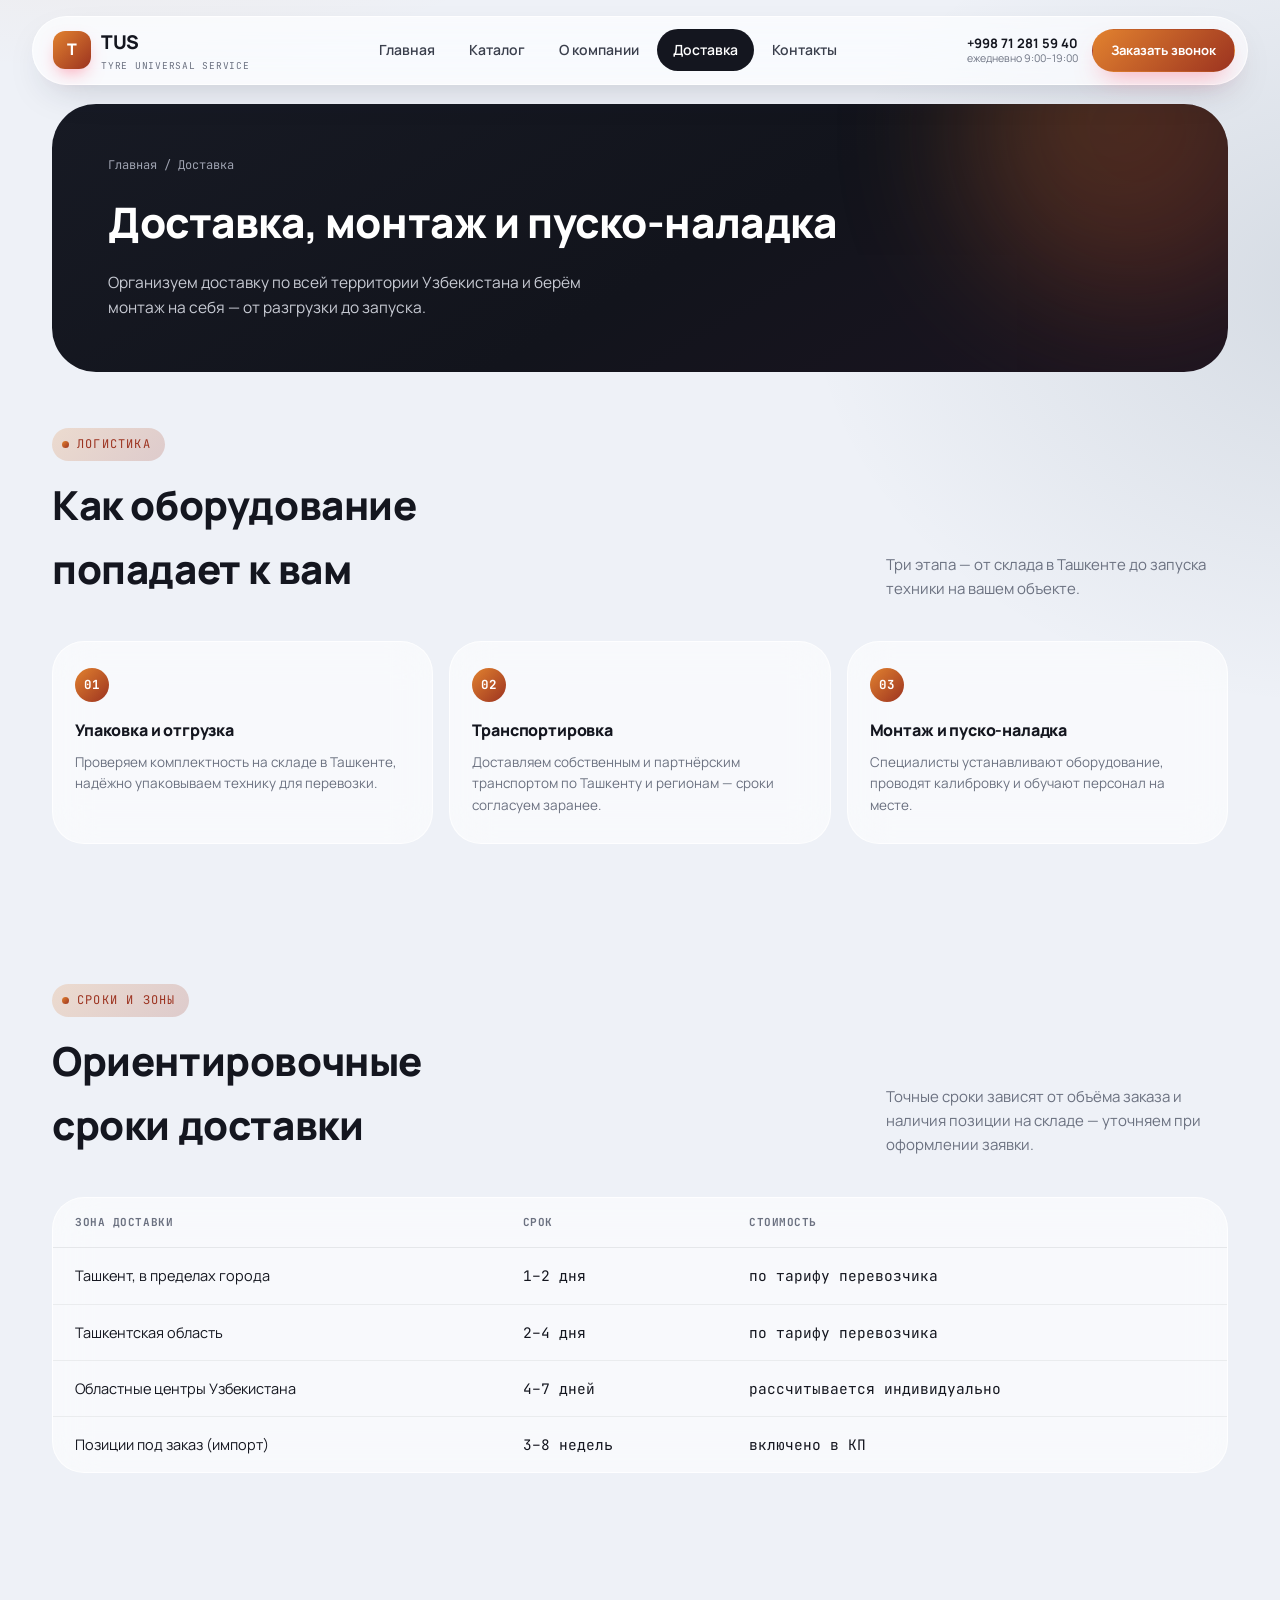
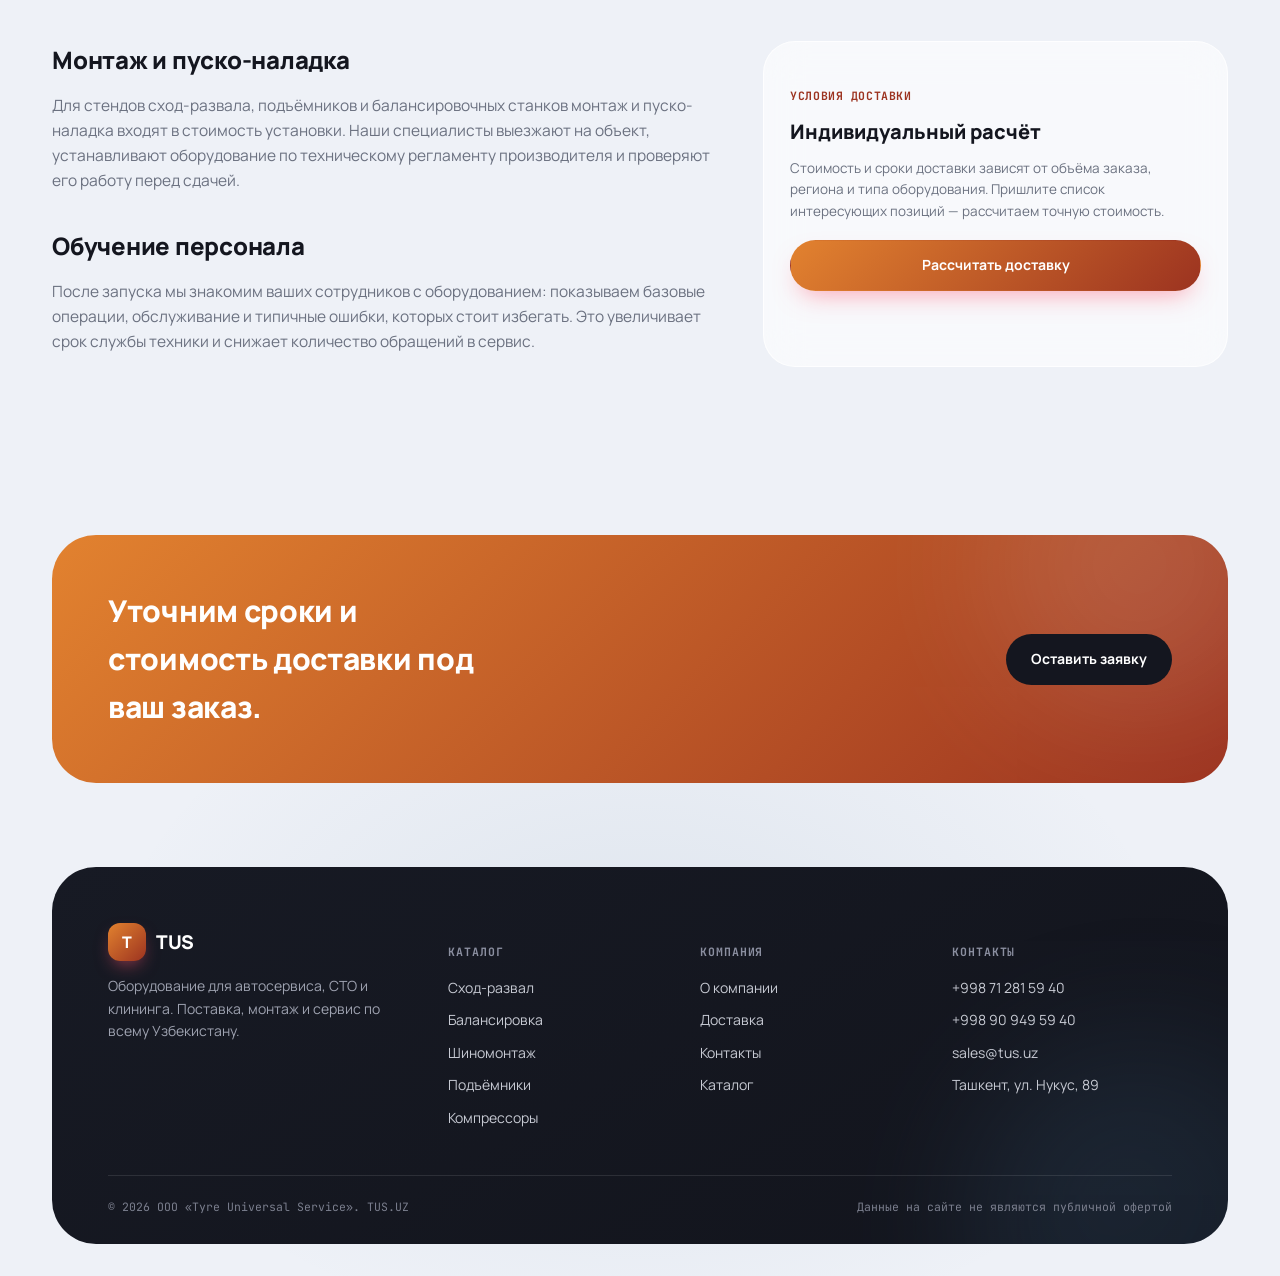
<file: delivery.html>
<!DOCTYPE html>
<html lang="ru">
<head>
<meta charset="UTF-8">
<meta name="viewport" content="width=device-width, initial-scale=1.0">
<title>Доставка и монтаж — TUS.UZ</title>
<meta name="description" content="Доставка оборудования для автосервиса по Ташкенту и всему Узбекистану. Монтаж, пуско-наладка и обучение персонала.">
<link rel="preconnect" href="https://fonts.googleapis.com">
<link href="https://fonts.googleapis.com/css2?family=Manrope:wght@400;500;600;700;800&family=JetBrains+Mono:wght@400;500;700&display=swap" rel="stylesheet">
<link rel="stylesheet" href="style.css">
</head>
<body>

<header class="site-header">
  <div class="header-inner">
    <a href="index.html" class="brand">
      <span class="mark">T</span>
      <span>TUS<small>Tyre Universal Service</small></span>
    </a>
    <nav class="main-nav">
      <a href="index.html">Главная</a>
      <a href="catalog.html">Каталог</a>
      <a href="about.html">О компании</a>
      <a href="delivery.html" class="active">Доставка</a>
      <a href="contacts.html">Контакты</a>
    </nav>
    <div class="header-actions">
      <div class="phone-block">
        <a href="tel:+998712815940">+998 71 281 59 40</a>
        <span>ежедневно 9:00–19:00</span>
      </div>
      <a href="contacts.html" class="btn btn-primary btn-sm header-cta">Заказать звонок</a>
      <button class="burger" aria-label="Меню"><span></span></button>
    </div>
  </div>
  <div class="mobile-nav">
    <a href="index.html">Главная</a>
    <a href="catalog.html">Каталог</a>
    <a href="about.html">О компании</a>
    <a href="delivery.html" class="active">Доставка</a>
    <a href="contacts.html">Контакты</a>
    <div class="phone-block"><a href="tel:+998712815940">+998 71 281 59 40</a></div>
  </div>
</header>
<div class="header-spacer"></div>

<section class="page-hero">
  <div class="wrap">
    <div class="page-hero-card">
      <div class="blob blob-a"></div>
      <div class="breadcrumb"><a href="index.html">Главная</a> / Доставка</div>
      <h1>Доставка, монтаж и пуско-наладка</h1>
      <p>Организуем доставку по всей территории Узбекистана и берём монтаж на себя — от разгрузки до запуска.</p>
    </div>
  </div>
</section>

<section class="section-tight reveal">
  <div class="wrap">
    <div class="section-head">
      <div>
        <span class="eyebrow">Логистика</span>
        <h2>Как оборудование попадает к вам</h2>
      </div>
      <p>Три этапа — от склада в Ташкенте до запуска техники на вашем объекте.</p>
    </div>
    <div class="delivery-steps">
      <div class="process-step">
        <span class="step-no">01</span>
        <h4>Упаковка и отгрузка</h4>
        <p>Проверяем комплектность на складе в Ташкенте, надёжно упаковываем технику для перевозки.</p>
      </div>
      <div class="process-step">
        <span class="step-no">02</span>
        <h4>Транспортировка</h4>
        <p>Доставляем собственным и партнёрским транспортом по Ташкенту и регионам — сроки согласуем заранее.</p>
      </div>
      <div class="process-step">
        <span class="step-no">03</span>
        <h4>Монтаж и пуско-наладка</h4>
        <p>Специалисты устанавливают оборудование, проводят калибровку и обучают персонал на месте.</p>
      </div>
    </div>
  </div>
</section>

<section class="reveal">
  <div class="wrap">
    <div class="section-head">
      <div>
        <span class="eyebrow">Сроки и зоны</span>
        <h2>Ориентировочные сроки доставки</h2>
      </div>
      <p>Точные сроки зависят от объёма заказа и наличия позиции на складе — уточняем при оформлении заявки.</p>
    </div>
    <div class="zone-table-wrap">
      <table class="zone-table">
        <thead>
          <tr><th>Зона доставки</th><th>Срок</th><th>Стоимость</th></tr>
        </thead>
        <tbody>
          <tr><td>Ташкент, в пределах города</td><td class="num">1–2 дня</td><td class="num">по тарифу перевозчика</td></tr>
          <tr><td>Ташкентская область</td><td class="num">2–4 дня</td><td class="num">по тарифу перевозчика</td></tr>
          <tr><td>Областные центры Узбекистана</td><td class="num">4–7 дней</td><td class="num">рассчитывается индивидуально</td></tr>
          <tr><td>Позиции под заказ (импорт)</td><td class="num">3–8 недель</td><td class="num">включено в КП</td></tr>
        </tbody>
      </table>
    </div>
  </div>
</section>

<section class="reveal">
  <div class="wrap two-col">
    <div class="content-block">
      <h2>Монтаж и пуско-наладка</h2>
      <p>Для стендов сход-развала, подъёмников и балансировочных станков монтаж и пуско-наладка входят в стоимость установки. Наши специалисты выезжают на объект, устанавливают оборудование по техническому регламенту производителя и проверяют его работу перед сдачей.</p>
      <h2>Обучение персонала</h2>
      <p>После запуска мы знакомим ваших сотрудников с оборудованием: показываем базовые операции, обслуживание и типичные ошибки, которых стоит избегать. Это увеличивает срок службы техники и снижает количество обращений в сервис.</p>
    </div>
    <div class="contact-card">
      <h5>Условия доставки</h5>
      <p class="big">Индивидуальный расчёт</p>
      <p style="font-size:13.5px;color:var(--muted);margin-top:10px;">Стоимость и сроки доставки зависят от объёма заказа, региона и типа оборудования. Пришлите список интересующих позиций — рассчитаем точную стоимость.</p>
      <a href="contacts.html" class="btn btn-primary btn-block" style="margin-top:18px;">Рассчитать доставку</a>
    </div>
  </div>
</section>

<section class="reveal">
  <div class="wrap">
    <div class="cta-band">
      <div class="blob blob-a"></div>
      <div class="wrap">
        <h3>Уточним сроки и стоимость доставки под ваш заказ.</h3>
        <a href="contacts.html" class="btn btn-dark">Оставить заявку</a>
      </div>
    </div>
  </div>
</section>

<footer class="site-footer">
  <div class="wrap">
    <div class="footer-card">
      <div class="blob blob-a"></div>
      <div class="footer-grid">
        <div class="footer-brand">
          <a href="index.html" class="brand" style="color:#fff;"><span class="mark">T</span><span>TUS</span></a>
          <p>Оборудование для автосервиса, СТО и клининга. Поставка, монтаж и сервис по всему Узбекистану.</p>
        </div>
        <div>
          <h5>Каталог</h5>
          <ul>
            <li><a href="product-alignment.html">Сход-развал</a></li>
            <li><a href="product-balance.html">Балансировка</a></li>
            <li><a href="product-tire.html">Шиномонтаж</a></li>
            <li><a href="product-lift.html">Подъёмники</a></li>
            <li><a href="product-compressor.html">Компрессоры</a></li>
          </ul>
        </div>
        <div>
          <h5>Компания</h5>
          <ul>
            <li><a href="about.html">О компании</a></li>
            <li><a href="delivery.html">Доставка</a></li>
            <li><a href="contacts.html">Контакты</a></li>
            <li><a href="catalog.html">Каталог</a></li>
          </ul>
        </div>
        <div>
          <h5>Контакты</h5>
          <ul>
            <li><a href="tel:+998712815940">+998 71 281 59 40</a></li>
            <li><a href="tel:+998909495940">+998 90 949 59 40</a></li>
            <li><a href="mailto:sales@tus.uz">sales@tus.uz</a></li>
            <li>Ташкент, ул. Нукус, 89</li>
          </ul>
        </div>
      </div>
      <div class="footer-bottom">
        <span>© 2026 ООО «Tyre Universal Service». TUS.UZ</span>
        <span>Данные на сайте не являются публичной офертой</span>
      </div>
    </div>
  </div>
</footer>

<script src="script.js"></script>
</body>
</html>
</file>
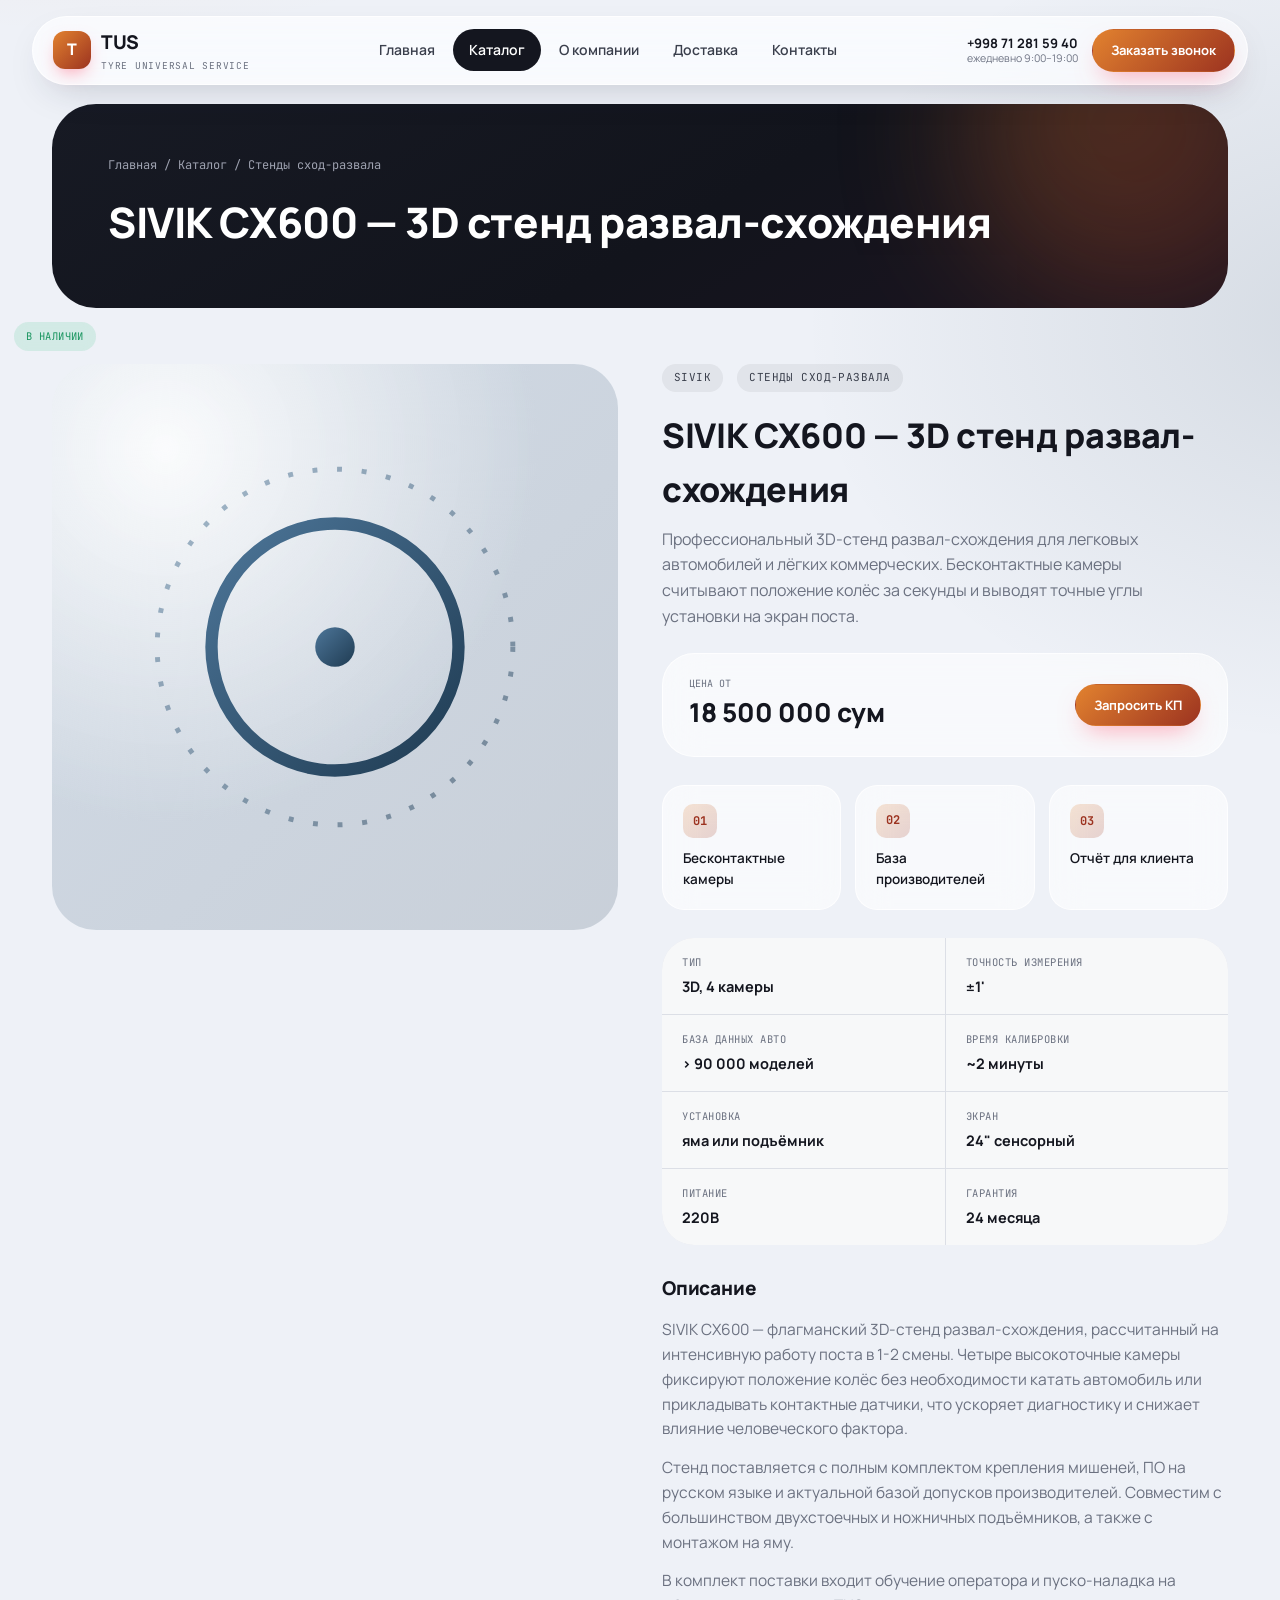
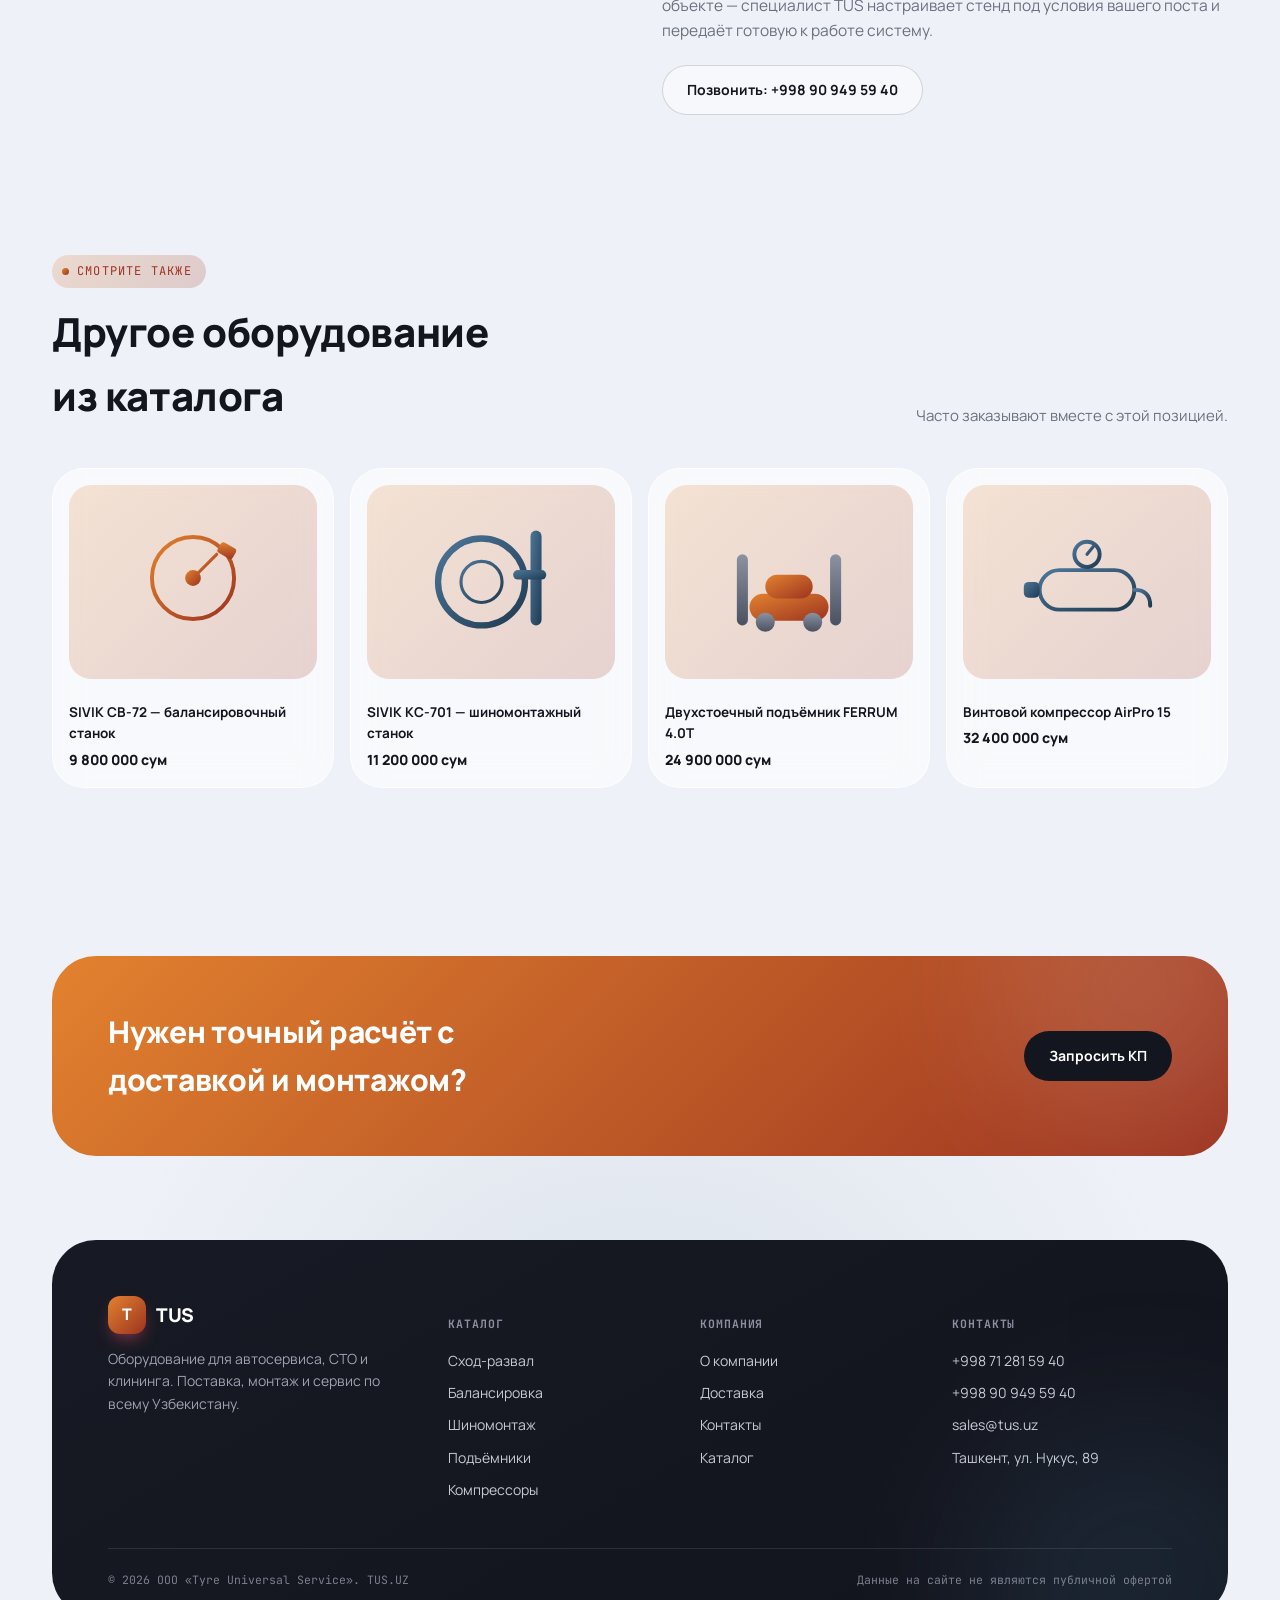
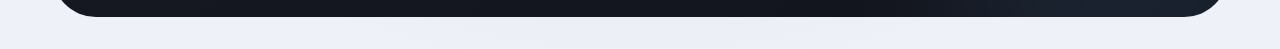
<file: product-alignment.html>
<!DOCTYPE html>
<html lang="ru">
<head>
<meta charset="UTF-8">
<meta name="viewport" content="width=device-width, initial-scale=1.0">
<title>SIVIK CX600 — 3D стенд развал-схождения — TUS.UZ</title>
<meta name="description" content="Профессиональный 3D-стенд развал-схождения для легковых автомобилей и лёгких коммерческих. Бесконтактные камеры считывают положение колёс за секунды и">
<link rel="preconnect" href="https://fonts.googleapis.com">
<link href="https://fonts.googleapis.com/css2?family=Manrope:wght@400;500;600;700;800&family=JetBrains+Mono:wght@400;500;700&display=swap" rel="stylesheet">
<link rel="stylesheet" href="style.css">
</head>
<body>

<header class="site-header">
  <div class="header-inner">
    <a href="index.html" class="brand">
      <span class="mark">T</span>
      <span>TUS<small>Tyre Universal Service</small></span>
    </a>
    <nav class="main-nav">
      <a href="index.html">Главная</a>
      <a href="catalog.html" class="active">Каталог</a>
      <a href="about.html">О компании</a>
      <a href="delivery.html">Доставка</a>
      <a href="contacts.html">Контакты</a>
    </nav>
    <div class="header-actions">
      <div class="phone-block">
        <a href="tel:+998712815940">+998 71 281 59 40</a>
        <span>ежедневно 9:00–19:00</span>
      </div>
      <a href="contacts.html" class="btn btn-primary btn-sm header-cta">Заказать звонок</a>
      <button class="burger" aria-label="Меню"><span></span></button>
    </div>
  </div>
  <div class="mobile-nav">
    <a href="index.html">Главная</a>
    <a href="catalog.html" class="active">Каталог</a>
    <a href="about.html">О компании</a>
    <a href="delivery.html">Доставка</a>
    <a href="contacts.html">Контакты</a>
    <div class="phone-block"><a href="tel:+998712815940">+998 71 281 59 40</a></div>
  </div>
</header>
<div class="header-spacer"></div>

<section class="page-hero">
  <div class="wrap">
    <div class="page-hero-card">
      <div class="blob blob-a"></div>
      <div class="breadcrumb"><a href="index.html">Главная</a> / <a href="catalog.html">Каталог</a> / Стенды сход-развала</div>
      <h1>SIVIK CX600 — 3D стенд развал-схождения</h1>
    </div>
  </div>
</section>

<section class="section-tight reveal">
  <div class="wrap">
    <div class="pd-grid">
      <div class="pd-media blue"><svg viewBox="0 0 200 200" fill="none" xmlns="http://www.w3.org/2000/svg">
    <defs><linearGradient id="pd_alignment" x1="0" y1="0" x2="1" y2="1"><stop offset="0" stop-color="#4d7699"/><stop offset="1" stop-color="#1f3b52"/></linearGradient></defs>
    <circle cx="100" cy="100" r="50" stroke="url(#pd_alignment)" stroke-width="5"/>
    <circle cx="100" cy="100" r="8" fill="url(#pd_alignment)"/>
    <line x1="100" y1="30" x2="100" y2="50" stroke="url(#pd_alignment)" stroke-width="5" stroke-linecap="round"/>
    <line x1="100" y1="150" x2="100" y2="170" stroke="url(#pd_alignment)" stroke-width="5" stroke-linecap="round"/>
    <line x1="30" y1="100" x2="50" y2="100" stroke="url(#pd_alignment)" stroke-width="5" stroke-linecap="round"/>
    <line x1="150" y1="100" x2="170" y2="100" stroke="url(#pd_alignment)" stroke-width="5" stroke-linecap="round"/>
    <circle cx="100" cy="100" r="72" stroke="url(#pd_alignment)" stroke-width="2" stroke-dasharray="2 8" opacity="0.5"/>
  </svg></div>
      <div>
        <div class="pd-badges">
          <span class="stock-tag">В наличии</span>
          <span class="badge-inline">SIVIK</span>
          <span class="badge-inline">Стенды сход-развала</span>
        </div>
        <h2 class="pd-title">SIVIK CX600 — 3D стенд развал-схождения</h2>
        <p class="pd-lede">Профессиональный 3D-стенд развал-схождения для легковых автомобилей и лёгких коммерческих. Бесконтактные камеры считывают положение колёс за секунды и выводят точные углы установки на экран поста.</p>

        <div class="pd-price-row">
          <div class="price"><small>цена от</small>18 500 000 сум</div>
          <a href="contacts.html" class="btn btn-primary btn-sm">Запросить КП</a>
        </div>

        <div class="feature-row">
      <div class="feature-card"><span class="icon-chip">01</span><p>Бесконтактные камеры</p></div>
      <div class="feature-card"><span class="icon-chip">02</span><p>База производителей</p></div>
      <div class="feature-card"><span class="icon-chip">03</span><p>Отчёт для клиента</p></div>
        </div>

        <div class="pd-specs">
        <div class="spec-cell"><span class="k">Тип</span><span class="v">3D, 4 камеры</span></div>
        <div class="spec-cell"><span class="k">Точность измерения</span><span class="v">±1'</span></div>
        <div class="spec-cell"><span class="k">База данных авто</span><span class="v">> 90 000 моделей</span></div>
        <div class="spec-cell"><span class="k">Время калибровки</span><span class="v">~2 минуты</span></div>
        <div class="spec-cell"><span class="k">Установка</span><span class="v">яма или подъёмник</span></div>
        <div class="spec-cell"><span class="k">Экран</span><span class="v">24" сенсорный</span></div>
        <div class="spec-cell"><span class="k">Питание</span><span class="v">220В</span></div>
        <div class="spec-cell"><span class="k">Гарантия</span><span class="v">24 месяца</span></div>
        </div>

        <div class="content-block">
          <h2 style="font-size:19px;margin-top:0;">Описание</h2>
          <p>SIVIK CX600 — флагманский 3D-стенд развал-схождения, рассчитанный на интенсивную работу поста в 1-2 смены. Четыре высокоточные камеры фиксируют положение колёс без необходимости катать автомобиль или прикладывать контактные датчики, что ускоряет диагностику и снижает влияние человеческого фактора.</p>
      <p>Стенд поставляется с полным комплектом крепления мишеней, ПО на русском языке и актуальной базой допусков производителей. Совместим с большинством двухстоечных и ножничных подъёмников, а также с монтажом на яму.</p>
      <p>В комплект поставки входит обучение оператора и пуско-наладка на объекте — специалист TUS настраивает стенд под условия вашего поста и передаёт готовую к работе систему.</p>
        </div>

        <a href="tel:+998909495940" class="btn btn-outline" style="margin-top:8px;">Позвонить: +998 90 949 59 40</a>
      </div>
    </div>
  </div>
</section>

<section class="reveal">
  <div class="wrap">
    <div class="section-head">
      <div>
        <span class="eyebrow">Смотрите также</span>
        <h2>Другое оборудование из каталога</h2>
      </div>
      <p>Часто заказывают вместе с этой позицией.</p>
    </div>
    <div class="related-strip">
      <a href="product-balance.html" class="related-card">
        <div class="rc-media"><svg viewBox="0 0 200 200" fill="none" xmlns="http://www.w3.org/2000/svg">
    <defs><linearGradient id="rc_balance" x1="0" y1="0" x2="1" y2="1"><stop offset="0" stop-color="#e2822f"/><stop offset="1" stop-color="#9c3320"/></linearGradient></defs>
    <circle cx="100" cy="100" r="52" stroke="url(#rc_balance)" stroke-width="5"/>
    <circle cx="100" cy="100" r="10" fill="url(#rc_balance)"/>
    <rect x="132" y="58" width="22" height="15" rx="4" fill="url(#rc_balance)" transform="rotate(30 143 65)"/>
    <line x1="100" y1="100" x2="130" y2="70" stroke="url(#rc_balance)" stroke-width="4" stroke-linecap="round"/>
  </svg></div>
        <h5>SIVIK CB-72 — балансировочный станок</h5>
        <div class="price">9 800 000 сум</div>
      </a>

      <a href="product-tire.html" class="related-card">
        <div class="rc-media"><svg viewBox="0 0 200 200" fill="none" xmlns="http://www.w3.org/2000/svg">
    <defs><linearGradient id="rc_tire" x1="0" y1="0" x2="1" y2="1"><stop offset="0" stop-color="#4d7699"/><stop offset="1" stop-color="#1f3b52"/></linearGradient></defs>
    <circle cx="88" cy="105" r="55" stroke="url(#rc_tire)" stroke-width="8"/>
    <circle cx="88" cy="105" r="26" stroke="url(#rc_tire)" stroke-width="4"/>
    <rect x="150" y="40" width="14" height="120" rx="7" fill="url(#rc_tire)"/>
    <rect x="128" y="90" width="42" height="12" rx="6" fill="url(#rc_tire)"/>
  </svg></div>
        <h5>SIVIK KC-701 — шиномонтажный станок</h5>
        <div class="price">11 200 000 сум</div>
      </a>

      <a href="product-lift.html" class="related-card">
        <div class="rc-media"><svg viewBox="0 0 200 200" fill="none" xmlns="http://www.w3.org/2000/svg">
    <defs><linearGradient id="rc_lift" x1="0" y1="0" x2="1" y2="1"><stop offset="0" stop-color="#e2822f"/><stop offset="1" stop-color="#9c3320"/></linearGradient><linearGradient id="ic4b" x1="0" y1="0" x2="0" y2="1"><stop offset="0" stop-color="#8b93a3"/><stop offset="1" stop-color="#4a5160"/></linearGradient></defs>
    <rect x="34" y="70" width="14" height="90" rx="7" fill="url(#ic4b)"/>
    <rect x="152" y="70" width="14" height="90" rx="7" fill="url(#ic4b)"/>
    <rect x="50" y="120" width="100" height="34" rx="17" fill="url(#rc_lift)"/>
    <rect x="70" y="96" width="60" height="30" rx="15" fill="url(#rc_lift)"/>
    <circle cx="70" cy="156" r="12" fill="url(#ic4b)"/>
    <circle cx="130" cy="156" r="12" fill="url(#ic4b)"/>
  </svg></div>
        <h5>Двухстоечный подъёмник FERRUM 4.0T</h5>
        <div class="price">24 900 000 сум</div>
      </a>

      <a href="product-compressor.html" class="related-card">
        <div class="rc-media"><svg viewBox="0 0 200 200" fill="none" xmlns="http://www.w3.org/2000/svg">
    <defs><linearGradient id="rc_compressor" x1="0" y1="0" x2="1" y2="1"><stop offset="0" stop-color="#4d7699"/><stop offset="1" stop-color="#1f3b52"/></linearGradient></defs>
    <rect x="40" y="90" width="120" height="50" rx="25" stroke="url(#rc_compressor)" stroke-width="5"/>
    <circle cx="100" cy="70" r="16" stroke="url(#rc_compressor)" stroke-width="5"/>
    <line x1="100" y1="70" x2="108" y2="60" stroke="url(#rc_compressor)" stroke-width="4" stroke-linecap="round"/>
    <rect x="20" y="105" width="20" height="20" rx="6" fill="url(#rc_compressor)"/>
    <path d="M160 115 q20 0 20 20" stroke="url(#rc_compressor)" stroke-width="5" fill="none" stroke-linecap="round"/>
  </svg></div>
        <h5>Винтовой компрессор AirPro 15</h5>
        <div class="price">32 400 000 сум</div>
      </a>
    </div>
  </div>
</section>

<section class="reveal">
  <div class="wrap">
    <div class="cta-band">
      <div class="blob blob-a"></div>
      <div class="wrap">
        <h3>Нужен точный расчёт с доставкой и монтажом?</h3>
        <a href="contacts.html" class="btn btn-dark">Запросить КП</a>
      </div>
    </div>
  </div>
</section>

<footer class="site-footer">
  <div class="wrap">
    <div class="footer-card">
      <div class="blob blob-a"></div>
      <div class="footer-grid">
        <div class="footer-brand">
          <a href="index.html" class="brand" style="color:#fff;"><span class="mark">T</span><span>TUS</span></a>
          <p>Оборудование для автосервиса, СТО и клининга. Поставка, монтаж и сервис по всему Узбекистану.</p>
        </div>
        <div>
          <h5>Каталог</h5>
          <ul>
            <li><a href="product-alignment.html">Сход-развал</a></li>
            <li><a href="product-balance.html">Балансировка</a></li>
            <li><a href="product-tire.html">Шиномонтаж</a></li>
            <li><a href="product-lift.html">Подъёмники</a></li>
            <li><a href="product-compressor.html">Компрессоры</a></li>
          </ul>
        </div>
        <div>
          <h5>Компания</h5>
          <ul>
            <li><a href="about.html">О компании</a></li>
            <li><a href="delivery.html">Доставка</a></li>
            <li><a href="contacts.html">Контакты</a></li>
            <li><a href="catalog.html">Каталог</a></li>
          </ul>
        </div>
        <div>
          <h5>Контакты</h5>
          <ul>
            <li><a href="tel:+998712815940">+998 71 281 59 40</a></li>
            <li><a href="tel:+998909495940">+998 90 949 59 40</a></li>
            <li><a href="mailto:sales@tus.uz">sales@tus.uz</a></li>
            <li>Ташкент, ул. Нукус, 89</li>
          </ul>
        </div>
      </div>
      <div class="footer-bottom">
        <span>© 2026 ООО «Tyre Universal Service». TUS.UZ</span>
        <span>Данные на сайте не являются публичной офертой</span>
      </div>
    </div>
  </div>
</footer>

<script src="script.js"></script>
</body>
</html>
</file>
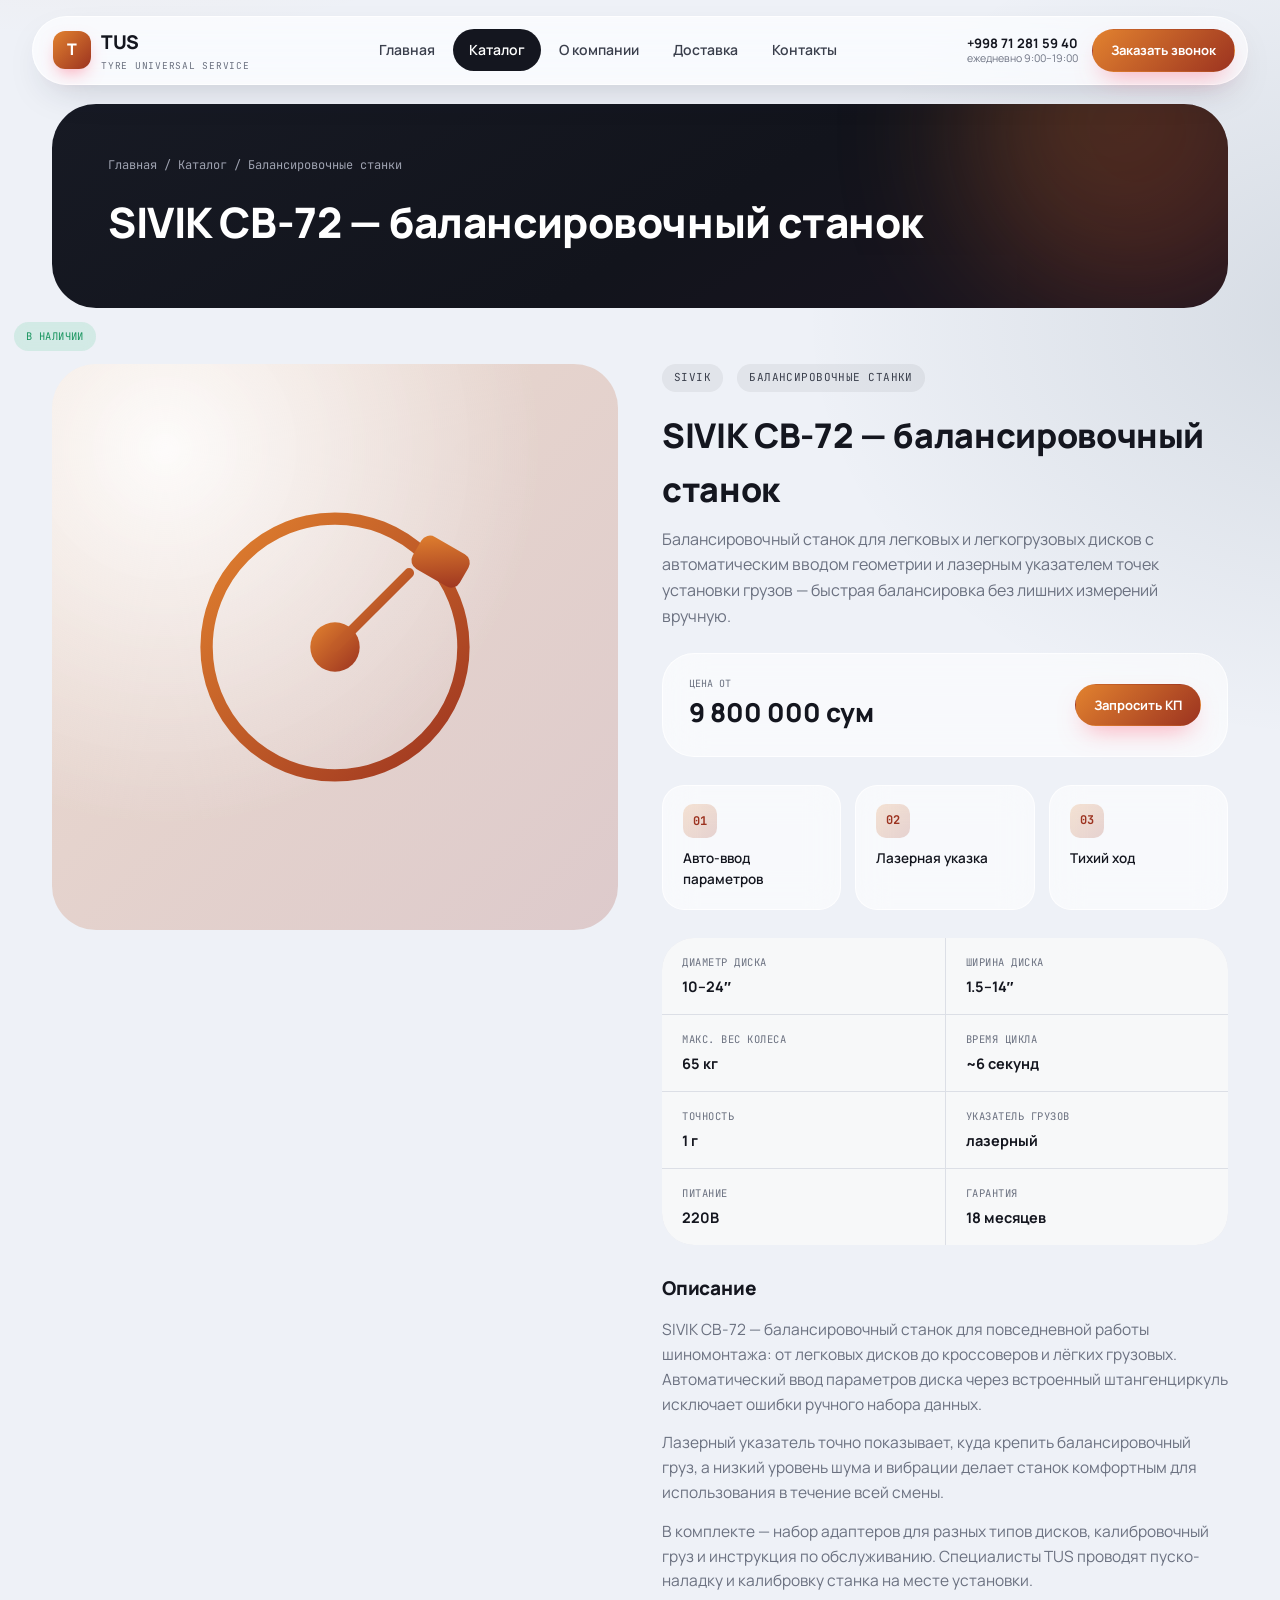
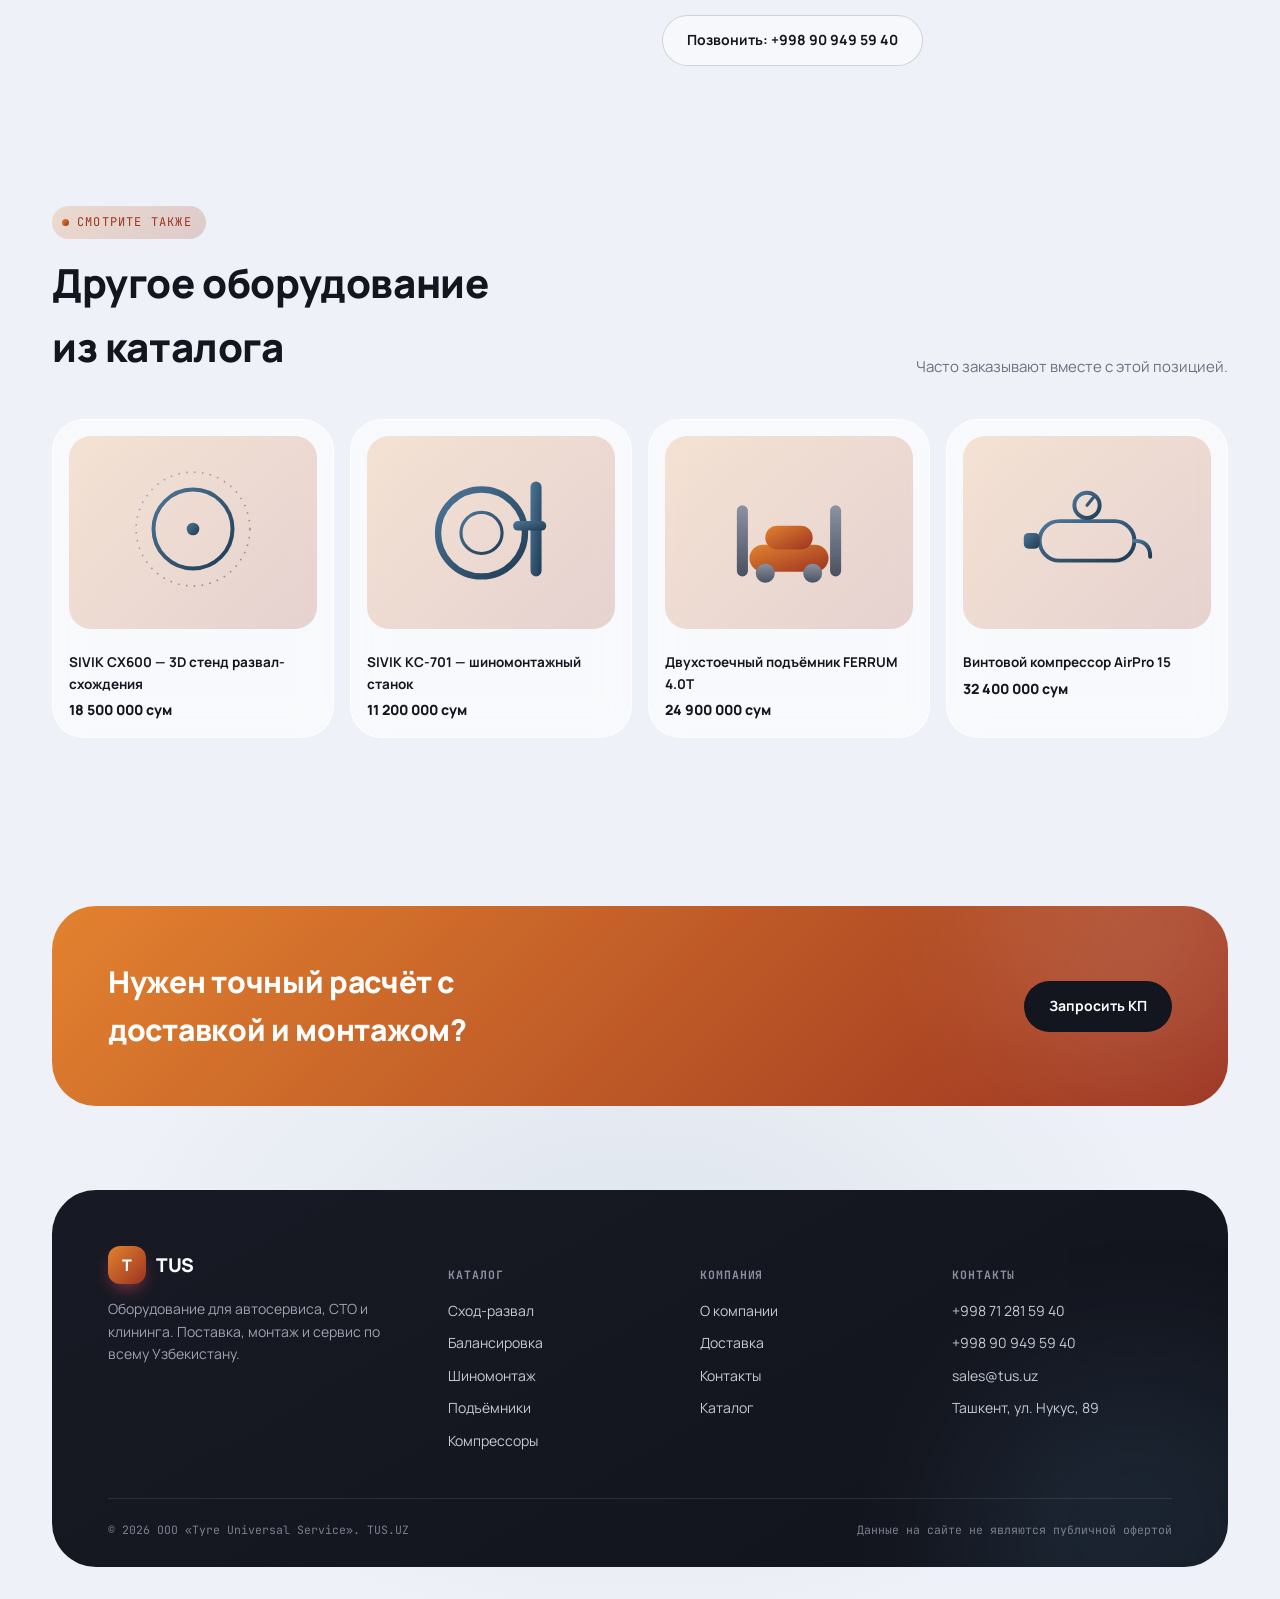
<file: product-balance.html>
<!DOCTYPE html>
<html lang="ru">
<head>
<meta charset="UTF-8">
<meta name="viewport" content="width=device-width, initial-scale=1.0">
<title>SIVIK CB-72 — балансировочный станок — TUS.UZ</title>
<meta name="description" content="Балансировочный станок для легковых и легкогрузовых дисков с автоматическим вводом геометрии и лазерным указателем точек установки грузов — быстрая ба">
<link rel="preconnect" href="https://fonts.googleapis.com">
<link href="https://fonts.googleapis.com/css2?family=Manrope:wght@400;500;600;700;800&family=JetBrains+Mono:wght@400;500;700&display=swap" rel="stylesheet">
<link rel="stylesheet" href="style.css">
</head>
<body>

<header class="site-header">
  <div class="header-inner">
    <a href="index.html" class="brand">
      <span class="mark">T</span>
      <span>TUS<small>Tyre Universal Service</small></span>
    </a>
    <nav class="main-nav">
      <a href="index.html">Главная</a>
      <a href="catalog.html" class="active">Каталог</a>
      <a href="about.html">О компании</a>
      <a href="delivery.html">Доставка</a>
      <a href="contacts.html">Контакты</a>
    </nav>
    <div class="header-actions">
      <div class="phone-block">
        <a href="tel:+998712815940">+998 71 281 59 40</a>
        <span>ежедневно 9:00–19:00</span>
      </div>
      <a href="contacts.html" class="btn btn-primary btn-sm header-cta">Заказать звонок</a>
      <button class="burger" aria-label="Меню"><span></span></button>
    </div>
  </div>
  <div class="mobile-nav">
    <a href="index.html">Главная</a>
    <a href="catalog.html" class="active">Каталог</a>
    <a href="about.html">О компании</a>
    <a href="delivery.html">Доставка</a>
    <a href="contacts.html">Контакты</a>
    <div class="phone-block"><a href="tel:+998712815940">+998 71 281 59 40</a></div>
  </div>
</header>
<div class="header-spacer"></div>

<section class="page-hero">
  <div class="wrap">
    <div class="page-hero-card">
      <div class="blob blob-a"></div>
      <div class="breadcrumb"><a href="index.html">Главная</a> / <a href="catalog.html">Каталог</a> / Балансировочные станки</div>
      <h1>SIVIK CB-72 — балансировочный станок</h1>
    </div>
  </div>
</section>

<section class="section-tight reveal">
  <div class="wrap">
    <div class="pd-grid">
      <div class="pd-media "><svg viewBox="0 0 200 200" fill="none" xmlns="http://www.w3.org/2000/svg">
    <defs><linearGradient id="pd_balance" x1="0" y1="0" x2="1" y2="1"><stop offset="0" stop-color="#e2822f"/><stop offset="1" stop-color="#9c3320"/></linearGradient></defs>
    <circle cx="100" cy="100" r="52" stroke="url(#pd_balance)" stroke-width="5"/>
    <circle cx="100" cy="100" r="10" fill="url(#pd_balance)"/>
    <rect x="132" y="58" width="22" height="15" rx="4" fill="url(#pd_balance)" transform="rotate(30 143 65)"/>
    <line x1="100" y1="100" x2="130" y2="70" stroke="url(#pd_balance)" stroke-width="4" stroke-linecap="round"/>
  </svg></div>
      <div>
        <div class="pd-badges">
          <span class="stock-tag">В наличии</span>
          <span class="badge-inline">SIVIK</span>
          <span class="badge-inline">Балансировочные станки</span>
        </div>
        <h2 class="pd-title">SIVIK CB-72 — балансировочный станок</h2>
        <p class="pd-lede">Балансировочный станок для легковых и легкогрузовых дисков с автоматическим вводом геометрии и лазерным указателем точек установки грузов — быстрая балансировка без лишних измерений вручную.</p>

        <div class="pd-price-row">
          <div class="price"><small>цена от</small>9 800 000 сум</div>
          <a href="contacts.html" class="btn btn-primary btn-sm">Запросить КП</a>
        </div>

        <div class="feature-row">
      <div class="feature-card"><span class="icon-chip">01</span><p>Авто-ввод параметров</p></div>
      <div class="feature-card"><span class="icon-chip">02</span><p>Лазерная указка</p></div>
      <div class="feature-card"><span class="icon-chip">03</span><p>Тихий ход</p></div>
        </div>

        <div class="pd-specs">
        <div class="spec-cell"><span class="k">Диаметр диска</span><span class="v">10–24″</span></div>
        <div class="spec-cell"><span class="k">Ширина диска</span><span class="v">1.5–14″</span></div>
        <div class="spec-cell"><span class="k">Макс. вес колеса</span><span class="v">65 кг</span></div>
        <div class="spec-cell"><span class="k">Время цикла</span><span class="v">~6 секунд</span></div>
        <div class="spec-cell"><span class="k">Точность</span><span class="v">1 г</span></div>
        <div class="spec-cell"><span class="k">Указатель грузов</span><span class="v">лазерный</span></div>
        <div class="spec-cell"><span class="k">Питание</span><span class="v">220В</span></div>
        <div class="spec-cell"><span class="k">Гарантия</span><span class="v">18 месяцев</span></div>
        </div>

        <div class="content-block">
          <h2 style="font-size:19px;margin-top:0;">Описание</h2>
          <p>SIVIK CB-72 — балансировочный станок для повседневной работы шиномонтажа: от легковых дисков до кроссоверов и лёгких грузовых. Автоматический ввод параметров диска через встроенный штангенциркуль исключает ошибки ручного набора данных.</p>
      <p>Лазерный указатель точно показывает, куда крепить балансировочный груз, а низкий уровень шума и вибрации делает станок комфортным для использования в течение всей смены.</p>
      <p>В комплекте — набор адаптеров для разных типов дисков, калибровочный груз и инструкция по обслуживанию. Специалисты TUS проводят пуско-наладку и калибровку станка на месте установки.</p>
        </div>

        <a href="tel:+998909495940" class="btn btn-outline" style="margin-top:8px;">Позвонить: +998 90 949 59 40</a>
      </div>
    </div>
  </div>
</section>

<section class="reveal">
  <div class="wrap">
    <div class="section-head">
      <div>
        <span class="eyebrow">Смотрите также</span>
        <h2>Другое оборудование из каталога</h2>
      </div>
      <p>Часто заказывают вместе с этой позицией.</p>
    </div>
    <div class="related-strip">
      <a href="product-alignment.html" class="related-card">
        <div class="rc-media"><svg viewBox="0 0 200 200" fill="none" xmlns="http://www.w3.org/2000/svg">
    <defs><linearGradient id="rc_alignment" x1="0" y1="0" x2="1" y2="1"><stop offset="0" stop-color="#4d7699"/><stop offset="1" stop-color="#1f3b52"/></linearGradient></defs>
    <circle cx="100" cy="100" r="50" stroke="url(#rc_alignment)" stroke-width="5"/>
    <circle cx="100" cy="100" r="8" fill="url(#rc_alignment)"/>
    <line x1="100" y1="30" x2="100" y2="50" stroke="url(#rc_alignment)" stroke-width="5" stroke-linecap="round"/>
    <line x1="100" y1="150" x2="100" y2="170" stroke="url(#rc_alignment)" stroke-width="5" stroke-linecap="round"/>
    <line x1="30" y1="100" x2="50" y2="100" stroke="url(#rc_alignment)" stroke-width="5" stroke-linecap="round"/>
    <line x1="150" y1="100" x2="170" y2="100" stroke="url(#rc_alignment)" stroke-width="5" stroke-linecap="round"/>
    <circle cx="100" cy="100" r="72" stroke="url(#rc_alignment)" stroke-width="2" stroke-dasharray="2 8" opacity="0.5"/>
  </svg></div>
        <h5>SIVIK CX600 — 3D стенд развал-схождения</h5>
        <div class="price">18 500 000 сум</div>
      </a>

      <a href="product-tire.html" class="related-card">
        <div class="rc-media"><svg viewBox="0 0 200 200" fill="none" xmlns="http://www.w3.org/2000/svg">
    <defs><linearGradient id="rc_tire" x1="0" y1="0" x2="1" y2="1"><stop offset="0" stop-color="#4d7699"/><stop offset="1" stop-color="#1f3b52"/></linearGradient></defs>
    <circle cx="88" cy="105" r="55" stroke="url(#rc_tire)" stroke-width="8"/>
    <circle cx="88" cy="105" r="26" stroke="url(#rc_tire)" stroke-width="4"/>
    <rect x="150" y="40" width="14" height="120" rx="7" fill="url(#rc_tire)"/>
    <rect x="128" y="90" width="42" height="12" rx="6" fill="url(#rc_tire)"/>
  </svg></div>
        <h5>SIVIK KC-701 — шиномонтажный станок</h5>
        <div class="price">11 200 000 сум</div>
      </a>

      <a href="product-lift.html" class="related-card">
        <div class="rc-media"><svg viewBox="0 0 200 200" fill="none" xmlns="http://www.w3.org/2000/svg">
    <defs><linearGradient id="rc_lift" x1="0" y1="0" x2="1" y2="1"><stop offset="0" stop-color="#e2822f"/><stop offset="1" stop-color="#9c3320"/></linearGradient><linearGradient id="ic4b" x1="0" y1="0" x2="0" y2="1"><stop offset="0" stop-color="#8b93a3"/><stop offset="1" stop-color="#4a5160"/></linearGradient></defs>
    <rect x="34" y="70" width="14" height="90" rx="7" fill="url(#ic4b)"/>
    <rect x="152" y="70" width="14" height="90" rx="7" fill="url(#ic4b)"/>
    <rect x="50" y="120" width="100" height="34" rx="17" fill="url(#rc_lift)"/>
    <rect x="70" y="96" width="60" height="30" rx="15" fill="url(#rc_lift)"/>
    <circle cx="70" cy="156" r="12" fill="url(#ic4b)"/>
    <circle cx="130" cy="156" r="12" fill="url(#ic4b)"/>
  </svg></div>
        <h5>Двухстоечный подъёмник FERRUM 4.0T</h5>
        <div class="price">24 900 000 сум</div>
      </a>

      <a href="product-compressor.html" class="related-card">
        <div class="rc-media"><svg viewBox="0 0 200 200" fill="none" xmlns="http://www.w3.org/2000/svg">
    <defs><linearGradient id="rc_compressor" x1="0" y1="0" x2="1" y2="1"><stop offset="0" stop-color="#4d7699"/><stop offset="1" stop-color="#1f3b52"/></linearGradient></defs>
    <rect x="40" y="90" width="120" height="50" rx="25" stroke="url(#rc_compressor)" stroke-width="5"/>
    <circle cx="100" cy="70" r="16" stroke="url(#rc_compressor)" stroke-width="5"/>
    <line x1="100" y1="70" x2="108" y2="60" stroke="url(#rc_compressor)" stroke-width="4" stroke-linecap="round"/>
    <rect x="20" y="105" width="20" height="20" rx="6" fill="url(#rc_compressor)"/>
    <path d="M160 115 q20 0 20 20" stroke="url(#rc_compressor)" stroke-width="5" fill="none" stroke-linecap="round"/>
  </svg></div>
        <h5>Винтовой компрессор AirPro 15</h5>
        <div class="price">32 400 000 сум</div>
      </a>
    </div>
  </div>
</section>

<section class="reveal">
  <div class="wrap">
    <div class="cta-band">
      <div class="blob blob-a"></div>
      <div class="wrap">
        <h3>Нужен точный расчёт с доставкой и монтажом?</h3>
        <a href="contacts.html" class="btn btn-dark">Запросить КП</a>
      </div>
    </div>
  </div>
</section>

<footer class="site-footer">
  <div class="wrap">
    <div class="footer-card">
      <div class="blob blob-a"></div>
      <div class="footer-grid">
        <div class="footer-brand">
          <a href="index.html" class="brand" style="color:#fff;"><span class="mark">T</span><span>TUS</span></a>
          <p>Оборудование для автосервиса, СТО и клининга. Поставка, монтаж и сервис по всему Узбекистану.</p>
        </div>
        <div>
          <h5>Каталог</h5>
          <ul>
            <li><a href="product-alignment.html">Сход-развал</a></li>
            <li><a href="product-balance.html">Балансировка</a></li>
            <li><a href="product-tire.html">Шиномонтаж</a></li>
            <li><a href="product-lift.html">Подъёмники</a></li>
            <li><a href="product-compressor.html">Компрессоры</a></li>
          </ul>
        </div>
        <div>
          <h5>Компания</h5>
          <ul>
            <li><a href="about.html">О компании</a></li>
            <li><a href="delivery.html">Доставка</a></li>
            <li><a href="contacts.html">Контакты</a></li>
            <li><a href="catalog.html">Каталог</a></li>
          </ul>
        </div>
        <div>
          <h5>Контакты</h5>
          <ul>
            <li><a href="tel:+998712815940">+998 71 281 59 40</a></li>
            <li><a href="tel:+998909495940">+998 90 949 59 40</a></li>
            <li><a href="mailto:sales@tus.uz">sales@tus.uz</a></li>
            <li>Ташкент, ул. Нукус, 89</li>
          </ul>
        </div>
      </div>
      <div class="footer-bottom">
        <span>© 2026 ООО «Tyre Universal Service». TUS.UZ</span>
        <span>Данные на сайте не являются публичной офертой</span>
      </div>
    </div>
  </div>
</footer>

<script src="script.js"></script>
</body>
</html>
</file>
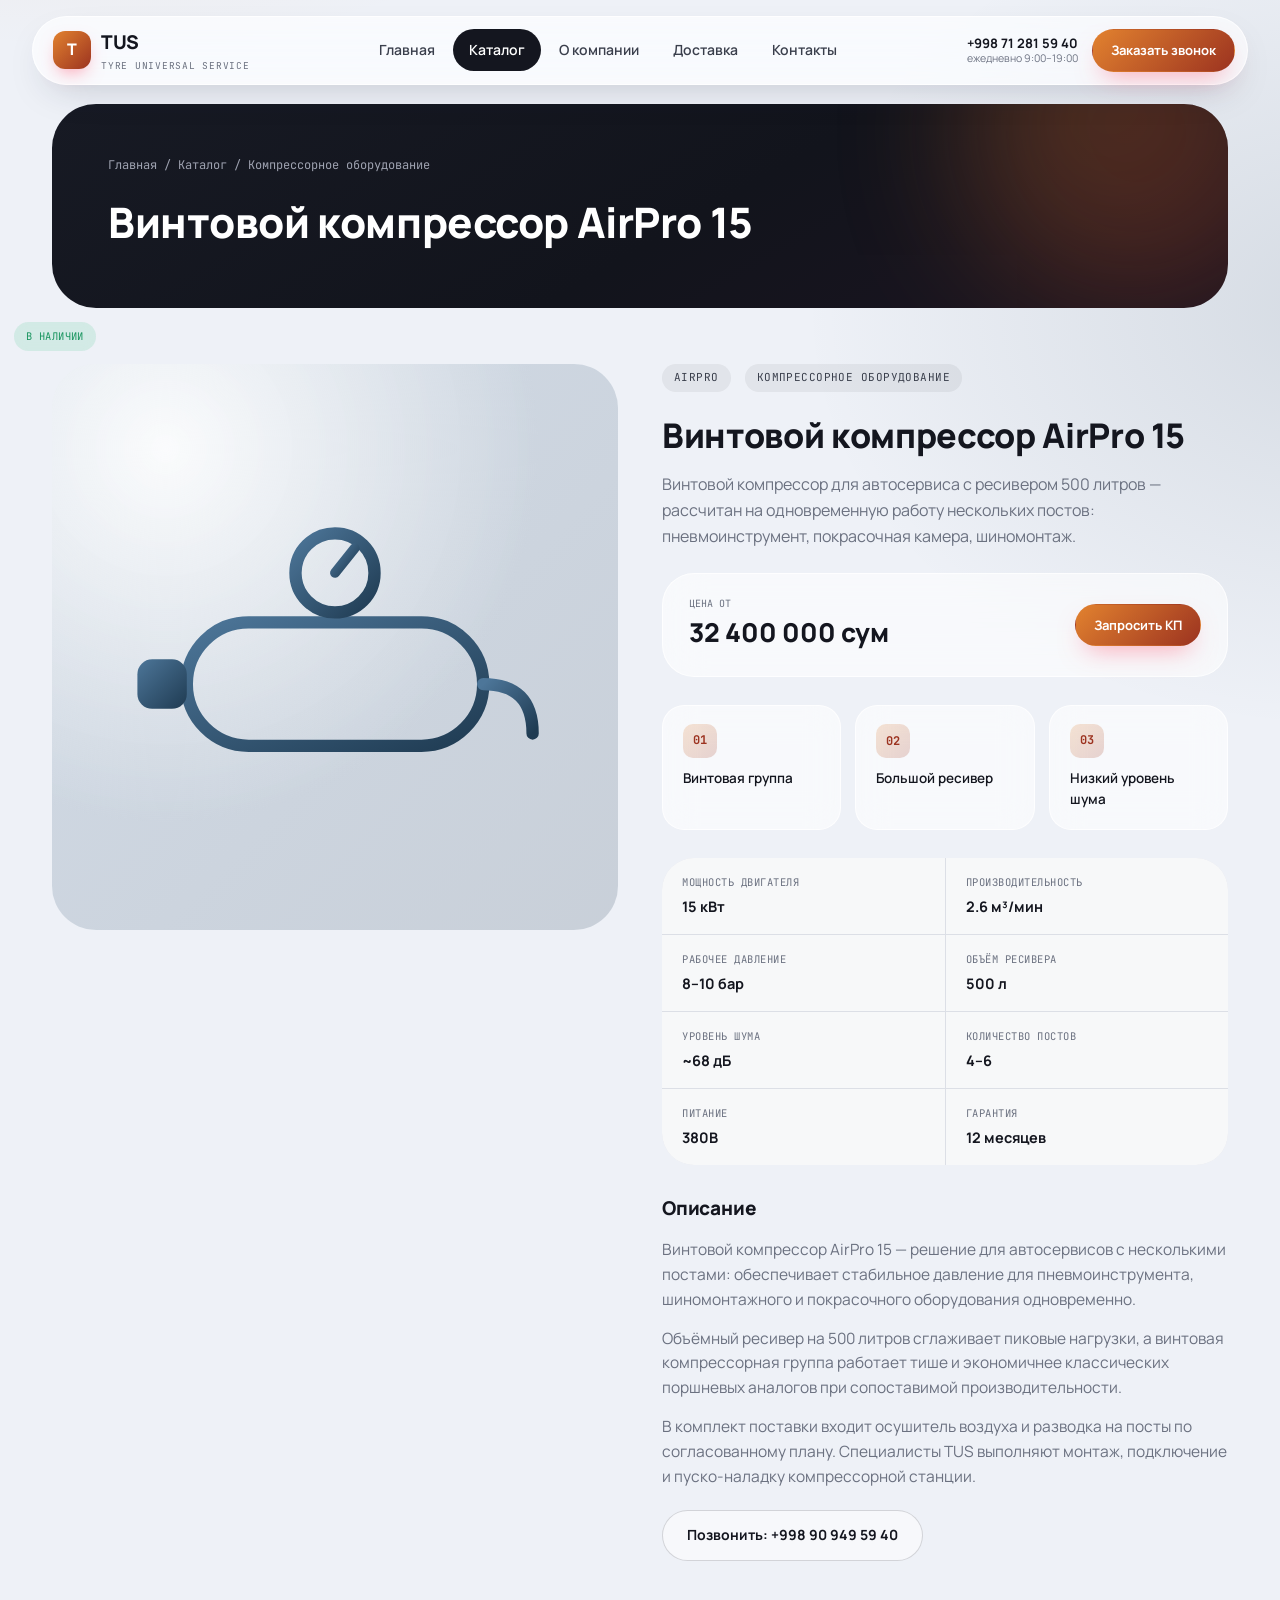
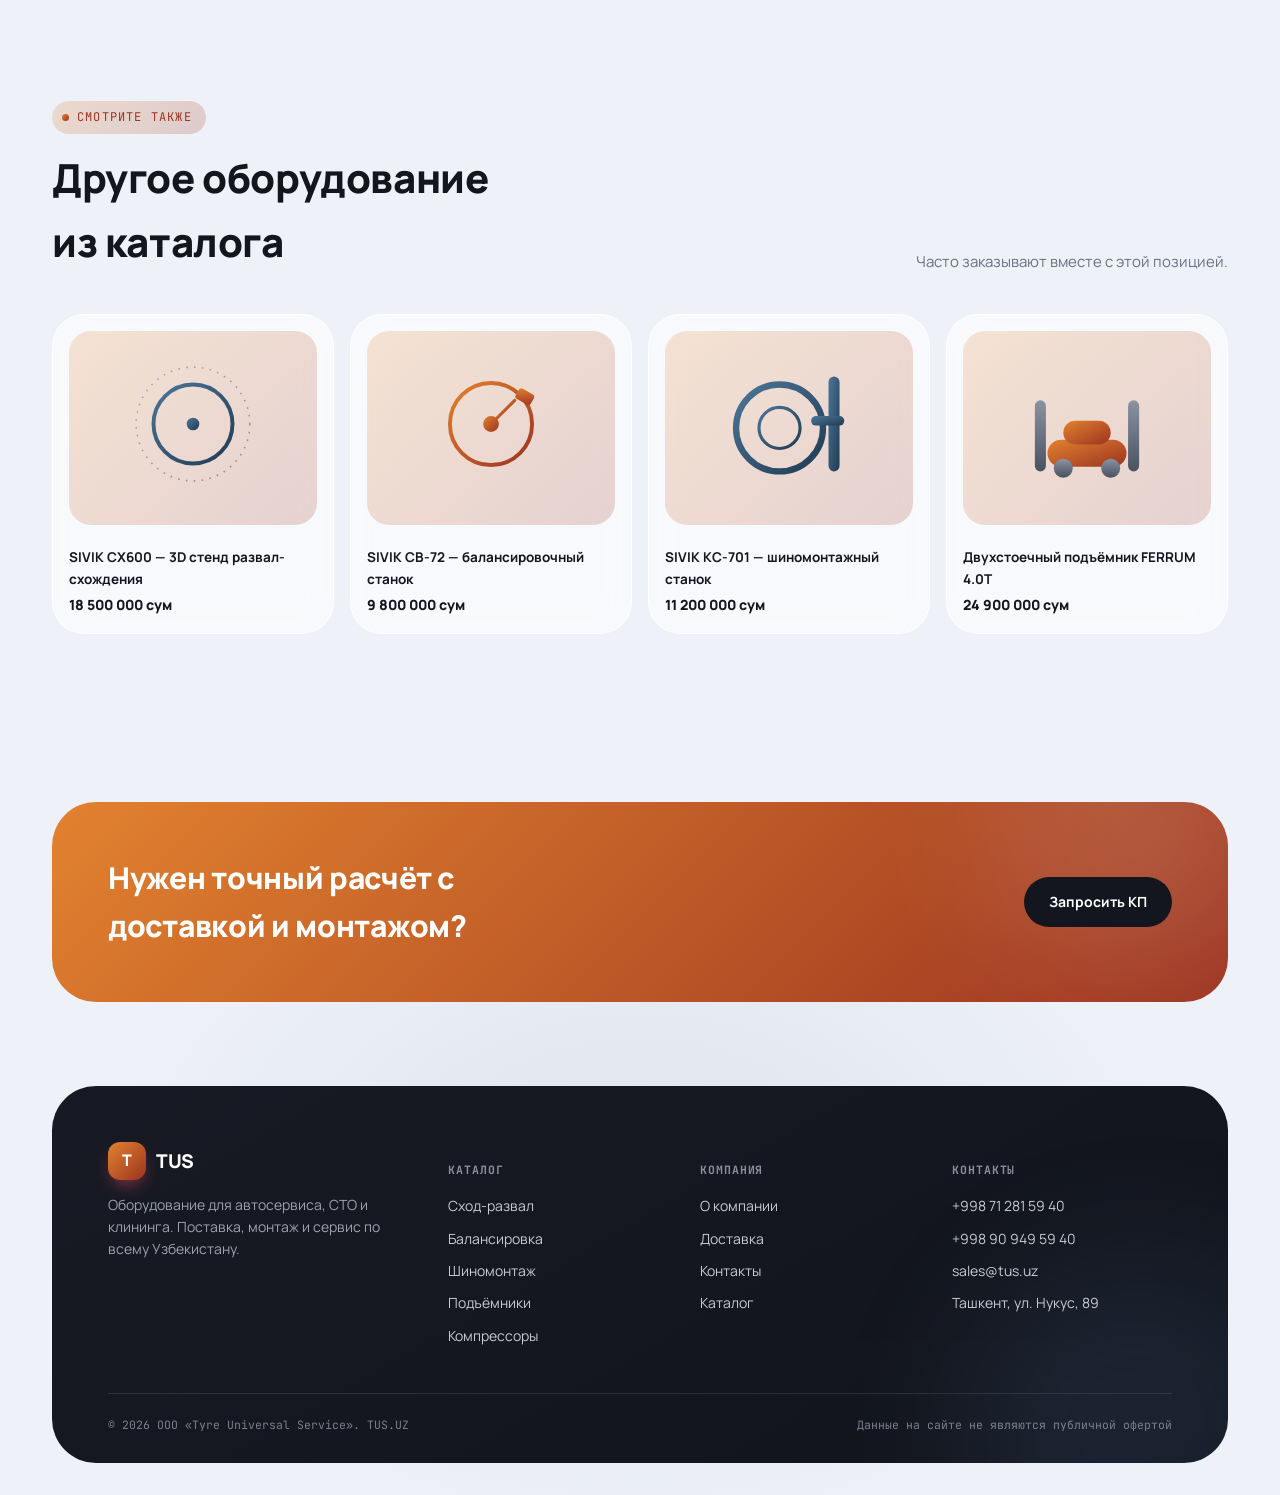
<file: product-compressor.html>
<!DOCTYPE html>
<html lang="ru">
<head>
<meta charset="UTF-8">
<meta name="viewport" content="width=device-width, initial-scale=1.0">
<title>Винтовой компрессор AirPro 15 — TUS.UZ</title>
<meta name="description" content="Винтовой компрессор для автосервиса с ресивером 500 литров — рассчитан на одновременную работу нескольких постов: пневмоинструмент, покрасочная камера">
<link rel="preconnect" href="https://fonts.googleapis.com">
<link href="https://fonts.googleapis.com/css2?family=Manrope:wght@400;500;600;700;800&family=JetBrains+Mono:wght@400;500;700&display=swap" rel="stylesheet">
<link rel="stylesheet" href="style.css">
</head>
<body>

<header class="site-header">
  <div class="header-inner">
    <a href="index.html" class="brand">
      <span class="mark">T</span>
      <span>TUS<small>Tyre Universal Service</small></span>
    </a>
    <nav class="main-nav">
      <a href="index.html">Главная</a>
      <a href="catalog.html" class="active">Каталог</a>
      <a href="about.html">О компании</a>
      <a href="delivery.html">Доставка</a>
      <a href="contacts.html">Контакты</a>
    </nav>
    <div class="header-actions">
      <div class="phone-block">
        <a href="tel:+998712815940">+998 71 281 59 40</a>
        <span>ежедневно 9:00–19:00</span>
      </div>
      <a href="contacts.html" class="btn btn-primary btn-sm header-cta">Заказать звонок</a>
      <button class="burger" aria-label="Меню"><span></span></button>
    </div>
  </div>
  <div class="mobile-nav">
    <a href="index.html">Главная</a>
    <a href="catalog.html" class="active">Каталог</a>
    <a href="about.html">О компании</a>
    <a href="delivery.html">Доставка</a>
    <a href="contacts.html">Контакты</a>
    <div class="phone-block"><a href="tel:+998712815940">+998 71 281 59 40</a></div>
  </div>
</header>
<div class="header-spacer"></div>

<section class="page-hero">
  <div class="wrap">
    <div class="page-hero-card">
      <div class="blob blob-a"></div>
      <div class="breadcrumb"><a href="index.html">Главная</a> / <a href="catalog.html">Каталог</a> / Компрессорное оборудование</div>
      <h1>Винтовой компрессор AirPro 15</h1>
    </div>
  </div>
</section>

<section class="section-tight reveal">
  <div class="wrap">
    <div class="pd-grid">
      <div class="pd-media blue"><svg viewBox="0 0 200 200" fill="none" xmlns="http://www.w3.org/2000/svg">
    <defs><linearGradient id="pd_compressor" x1="0" y1="0" x2="1" y2="1"><stop offset="0" stop-color="#4d7699"/><stop offset="1" stop-color="#1f3b52"/></linearGradient></defs>
    <rect x="40" y="90" width="120" height="50" rx="25" stroke="url(#pd_compressor)" stroke-width="5"/>
    <circle cx="100" cy="70" r="16" stroke="url(#pd_compressor)" stroke-width="5"/>
    <line x1="100" y1="70" x2="108" y2="60" stroke="url(#pd_compressor)" stroke-width="4" stroke-linecap="round"/>
    <rect x="20" y="105" width="20" height="20" rx="6" fill="url(#pd_compressor)"/>
    <path d="M160 115 q20 0 20 20" stroke="url(#pd_compressor)" stroke-width="5" fill="none" stroke-linecap="round"/>
  </svg></div>
      <div>
        <div class="pd-badges">
          <span class="stock-tag">В наличии</span>
          <span class="badge-inline">AIRPRO</span>
          <span class="badge-inline">Компрессорное оборудование</span>
        </div>
        <h2 class="pd-title">Винтовой компрессор AirPro 15</h2>
        <p class="pd-lede">Винтовой компрессор для автосервиса с ресивером 500 литров — рассчитан на одновременную работу нескольких постов: пневмоинструмент, покрасочная камера, шиномонтаж.</p>

        <div class="pd-price-row">
          <div class="price"><small>цена от</small>32 400 000 сум</div>
          <a href="contacts.html" class="btn btn-primary btn-sm">Запросить КП</a>
        </div>

        <div class="feature-row">
      <div class="feature-card"><span class="icon-chip">01</span><p>Винтовая группа</p></div>
      <div class="feature-card"><span class="icon-chip">02</span><p>Большой ресивер</p></div>
      <div class="feature-card"><span class="icon-chip">03</span><p>Низкий уровень шума</p></div>
        </div>

        <div class="pd-specs">
        <div class="spec-cell"><span class="k">Мощность двигателя</span><span class="v">15 кВт</span></div>
        <div class="spec-cell"><span class="k">Производительность</span><span class="v">2.6 м³/мин</span></div>
        <div class="spec-cell"><span class="k">Рабочее давление</span><span class="v">8–10 бар</span></div>
        <div class="spec-cell"><span class="k">Объём ресивера</span><span class="v">500 л</span></div>
        <div class="spec-cell"><span class="k">Уровень шума</span><span class="v">~68 дБ</span></div>
        <div class="spec-cell"><span class="k">Количество постов</span><span class="v">4–6</span></div>
        <div class="spec-cell"><span class="k">Питание</span><span class="v">380В</span></div>
        <div class="spec-cell"><span class="k">Гарантия</span><span class="v">12 месяцев</span></div>
        </div>

        <div class="content-block">
          <h2 style="font-size:19px;margin-top:0;">Описание</h2>
          <p>Винтовой компрессор AirPro 15 — решение для автосервисов с несколькими постами: обеспечивает стабильное давление для пневмоинструмента, шиномонтажного и покрасочного оборудования одновременно.</p>
      <p>Объёмный ресивер на 500 литров сглаживает пиковые нагрузки, а винтовая компрессорная группа работает тише и экономичнее классических поршневых аналогов при сопоставимой производительности.</p>
      <p>В комплект поставки входит осушитель воздуха и разводка на посты по согласованному плану. Специалисты TUS выполняют монтаж, подключение и пуско-наладку компрессорной станции.</p>
        </div>

        <a href="tel:+998909495940" class="btn btn-outline" style="margin-top:8px;">Позвонить: +998 90 949 59 40</a>
      </div>
    </div>
  </div>
</section>

<section class="reveal">
  <div class="wrap">
    <div class="section-head">
      <div>
        <span class="eyebrow">Смотрите также</span>
        <h2>Другое оборудование из каталога</h2>
      </div>
      <p>Часто заказывают вместе с этой позицией.</p>
    </div>
    <div class="related-strip">
      <a href="product-alignment.html" class="related-card">
        <div class="rc-media"><svg viewBox="0 0 200 200" fill="none" xmlns="http://www.w3.org/2000/svg">
    <defs><linearGradient id="rc_alignment" x1="0" y1="0" x2="1" y2="1"><stop offset="0" stop-color="#4d7699"/><stop offset="1" stop-color="#1f3b52"/></linearGradient></defs>
    <circle cx="100" cy="100" r="50" stroke="url(#rc_alignment)" stroke-width="5"/>
    <circle cx="100" cy="100" r="8" fill="url(#rc_alignment)"/>
    <line x1="100" y1="30" x2="100" y2="50" stroke="url(#rc_alignment)" stroke-width="5" stroke-linecap="round"/>
    <line x1="100" y1="150" x2="100" y2="170" stroke="url(#rc_alignment)" stroke-width="5" stroke-linecap="round"/>
    <line x1="30" y1="100" x2="50" y2="100" stroke="url(#rc_alignment)" stroke-width="5" stroke-linecap="round"/>
    <line x1="150" y1="100" x2="170" y2="100" stroke="url(#rc_alignment)" stroke-width="5" stroke-linecap="round"/>
    <circle cx="100" cy="100" r="72" stroke="url(#rc_alignment)" stroke-width="2" stroke-dasharray="2 8" opacity="0.5"/>
  </svg></div>
        <h5>SIVIK CX600 — 3D стенд развал-схождения</h5>
        <div class="price">18 500 000 сум</div>
      </a>

      <a href="product-balance.html" class="related-card">
        <div class="rc-media"><svg viewBox="0 0 200 200" fill="none" xmlns="http://www.w3.org/2000/svg">
    <defs><linearGradient id="rc_balance" x1="0" y1="0" x2="1" y2="1"><stop offset="0" stop-color="#e2822f"/><stop offset="1" stop-color="#9c3320"/></linearGradient></defs>
    <circle cx="100" cy="100" r="52" stroke="url(#rc_balance)" stroke-width="5"/>
    <circle cx="100" cy="100" r="10" fill="url(#rc_balance)"/>
    <rect x="132" y="58" width="22" height="15" rx="4" fill="url(#rc_balance)" transform="rotate(30 143 65)"/>
    <line x1="100" y1="100" x2="130" y2="70" stroke="url(#rc_balance)" stroke-width="4" stroke-linecap="round"/>
  </svg></div>
        <h5>SIVIK CB-72 — балансировочный станок</h5>
        <div class="price">9 800 000 сум</div>
      </a>

      <a href="product-tire.html" class="related-card">
        <div class="rc-media"><svg viewBox="0 0 200 200" fill="none" xmlns="http://www.w3.org/2000/svg">
    <defs><linearGradient id="rc_tire" x1="0" y1="0" x2="1" y2="1"><stop offset="0" stop-color="#4d7699"/><stop offset="1" stop-color="#1f3b52"/></linearGradient></defs>
    <circle cx="88" cy="105" r="55" stroke="url(#rc_tire)" stroke-width="8"/>
    <circle cx="88" cy="105" r="26" stroke="url(#rc_tire)" stroke-width="4"/>
    <rect x="150" y="40" width="14" height="120" rx="7" fill="url(#rc_tire)"/>
    <rect x="128" y="90" width="42" height="12" rx="6" fill="url(#rc_tire)"/>
  </svg></div>
        <h5>SIVIK KC-701 — шиномонтажный станок</h5>
        <div class="price">11 200 000 сум</div>
      </a>

      <a href="product-lift.html" class="related-card">
        <div class="rc-media"><svg viewBox="0 0 200 200" fill="none" xmlns="http://www.w3.org/2000/svg">
    <defs><linearGradient id="rc_lift" x1="0" y1="0" x2="1" y2="1"><stop offset="0" stop-color="#e2822f"/><stop offset="1" stop-color="#9c3320"/></linearGradient><linearGradient id="ic4b" x1="0" y1="0" x2="0" y2="1"><stop offset="0" stop-color="#8b93a3"/><stop offset="1" stop-color="#4a5160"/></linearGradient></defs>
    <rect x="34" y="70" width="14" height="90" rx="7" fill="url(#ic4b)"/>
    <rect x="152" y="70" width="14" height="90" rx="7" fill="url(#ic4b)"/>
    <rect x="50" y="120" width="100" height="34" rx="17" fill="url(#rc_lift)"/>
    <rect x="70" y="96" width="60" height="30" rx="15" fill="url(#rc_lift)"/>
    <circle cx="70" cy="156" r="12" fill="url(#ic4b)"/>
    <circle cx="130" cy="156" r="12" fill="url(#ic4b)"/>
  </svg></div>
        <h5>Двухстоечный подъёмник FERRUM 4.0T</h5>
        <div class="price">24 900 000 сум</div>
      </a>
    </div>
  </div>
</section>

<section class="reveal">
  <div class="wrap">
    <div class="cta-band">
      <div class="blob blob-a"></div>
      <div class="wrap">
        <h3>Нужен точный расчёт с доставкой и монтажом?</h3>
        <a href="contacts.html" class="btn btn-dark">Запросить КП</a>
      </div>
    </div>
  </div>
</section>

<footer class="site-footer">
  <div class="wrap">
    <div class="footer-card">
      <div class="blob blob-a"></div>
      <div class="footer-grid">
        <div class="footer-brand">
          <a href="index.html" class="brand" style="color:#fff;"><span class="mark">T</span><span>TUS</span></a>
          <p>Оборудование для автосервиса, СТО и клининга. Поставка, монтаж и сервис по всему Узбекистану.</p>
        </div>
        <div>
          <h5>Каталог</h5>
          <ul>
            <li><a href="product-alignment.html">Сход-развал</a></li>
            <li><a href="product-balance.html">Балансировка</a></li>
            <li><a href="product-tire.html">Шиномонтаж</a></li>
            <li><a href="product-lift.html">Подъёмники</a></li>
            <li><a href="product-compressor.html">Компрессоры</a></li>
          </ul>
        </div>
        <div>
          <h5>Компания</h5>
          <ul>
            <li><a href="about.html">О компании</a></li>
            <li><a href="delivery.html">Доставка</a></li>
            <li><a href="contacts.html">Контакты</a></li>
            <li><a href="catalog.html">Каталог</a></li>
          </ul>
        </div>
        <div>
          <h5>Контакты</h5>
          <ul>
            <li><a href="tel:+998712815940">+998 71 281 59 40</a></li>
            <li><a href="tel:+998909495940">+998 90 949 59 40</a></li>
            <li><a href="mailto:sales@tus.uz">sales@tus.uz</a></li>
            <li>Ташкент, ул. Нукус, 89</li>
          </ul>
        </div>
      </div>
      <div class="footer-bottom">
        <span>© 2026 ООО «Tyre Universal Service». TUS.UZ</span>
        <span>Данные на сайте не являются публичной офертой</span>
      </div>
    </div>
  </div>
</footer>

<script src="script.js"></script>
</body>
</html>
</file>
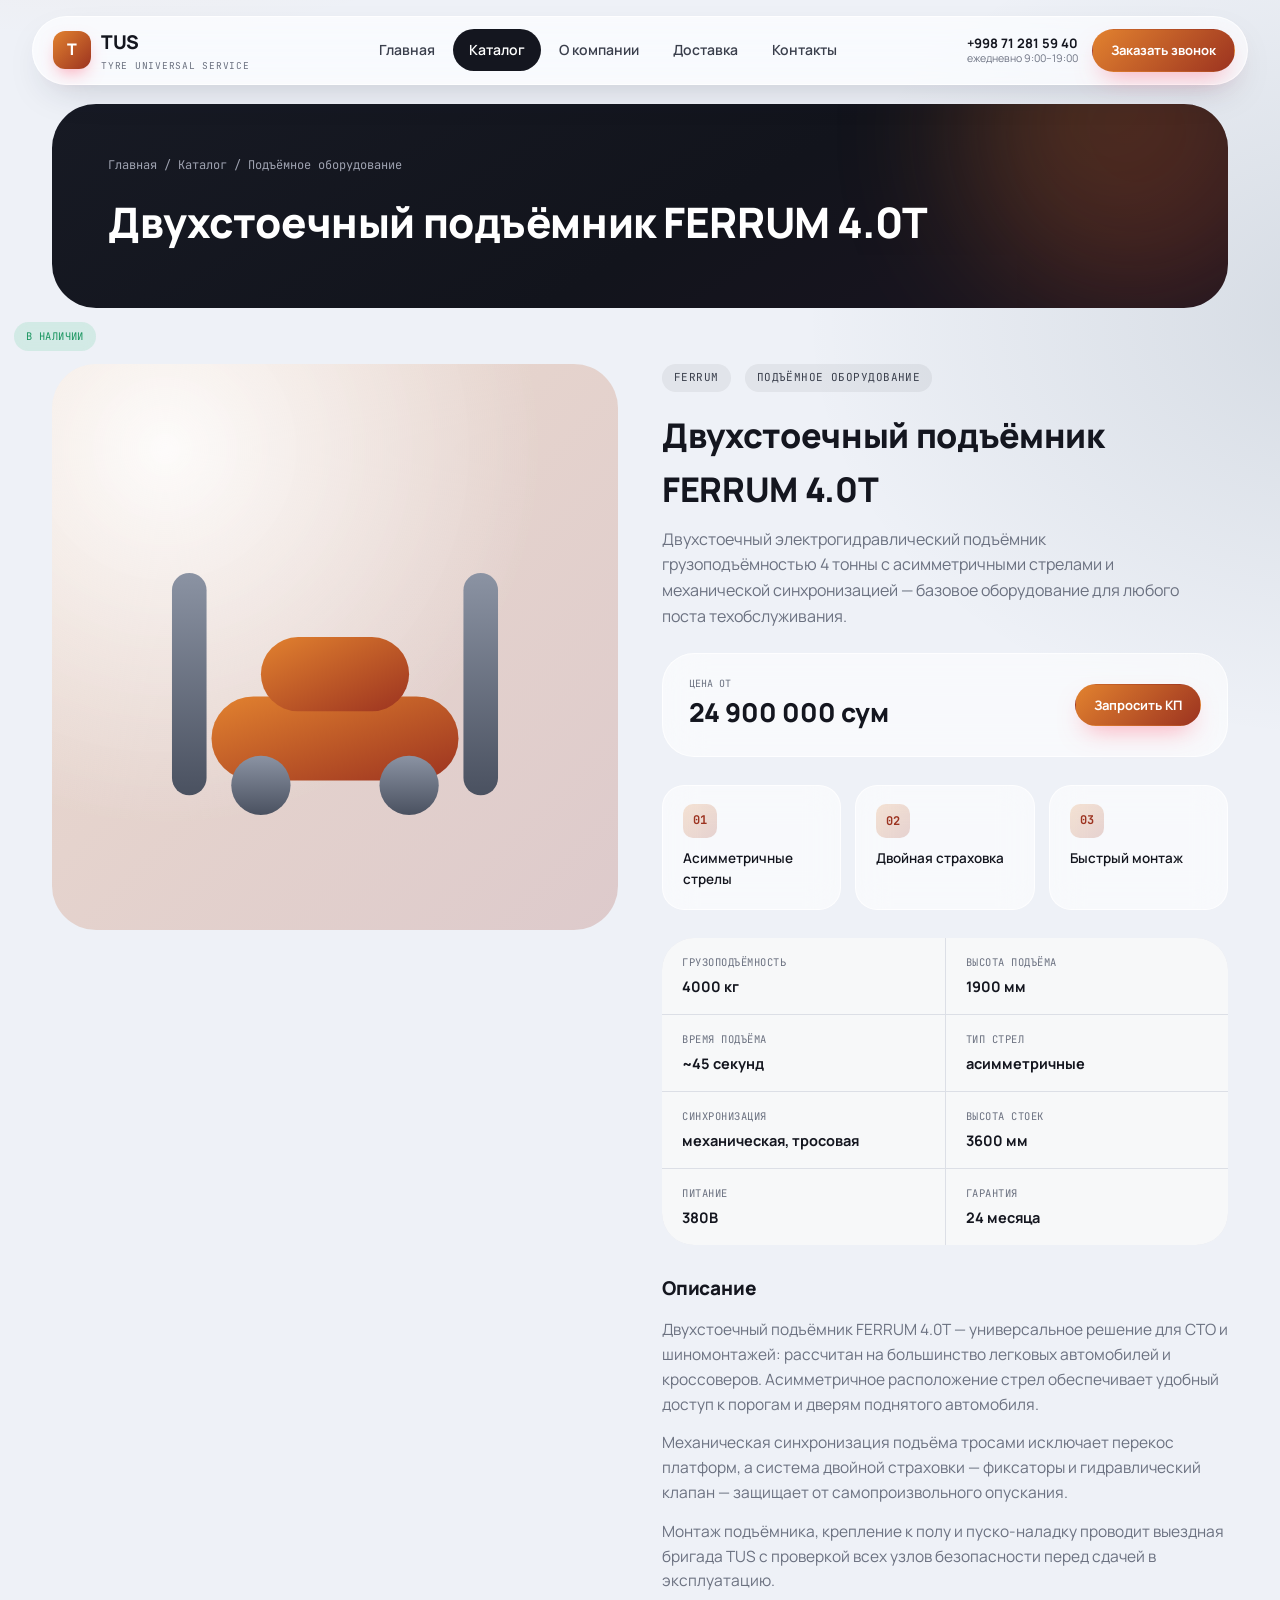
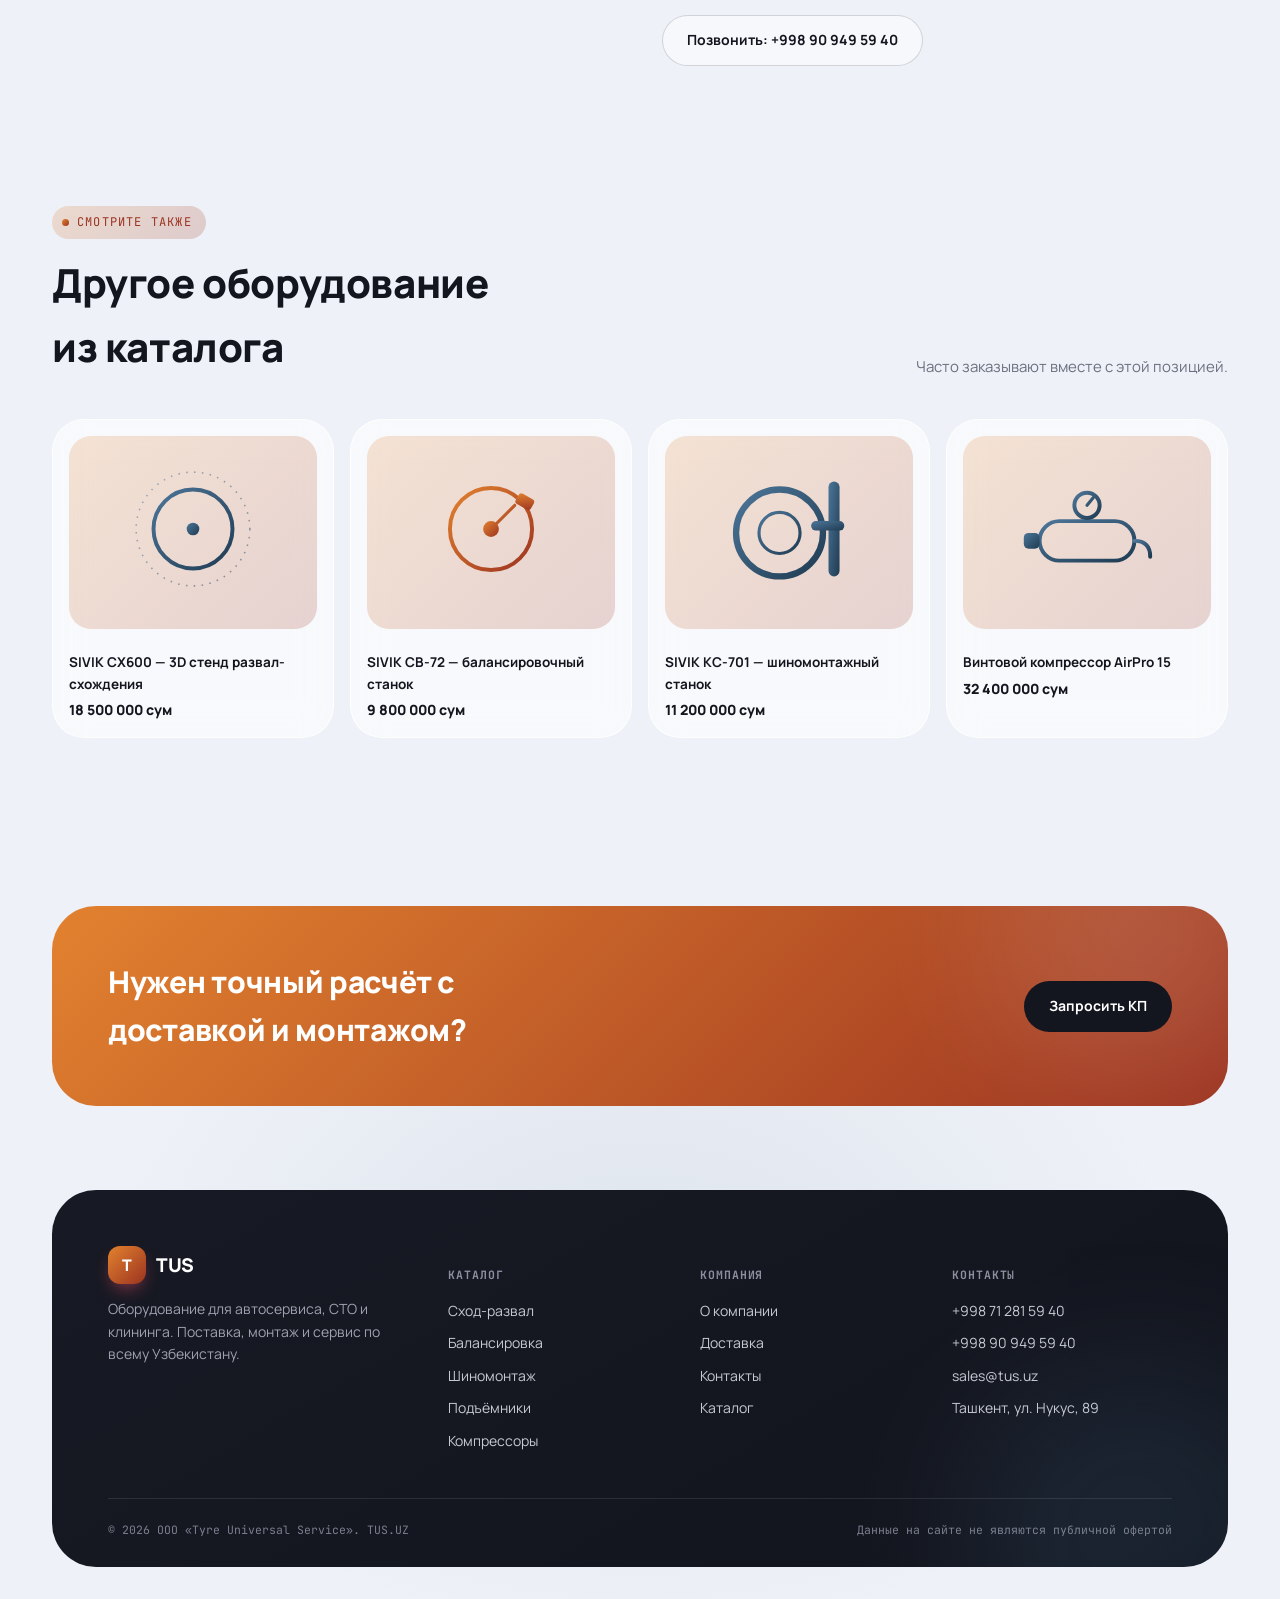
<file: product-lift.html>
<!DOCTYPE html>
<html lang="ru">
<head>
<meta charset="UTF-8">
<meta name="viewport" content="width=device-width, initial-scale=1.0">
<title>Двухстоечный подъёмник FERRUM 4.0T — TUS.UZ</title>
<meta name="description" content="Двухстоечный электрогидравлический подъёмник грузоподъёмностью 4 тонны с асимметричными стрелами и механической синхронизацией — базовое оборудование ">
<link rel="preconnect" href="https://fonts.googleapis.com">
<link href="https://fonts.googleapis.com/css2?family=Manrope:wght@400;500;600;700;800&family=JetBrains+Mono:wght@400;500;700&display=swap" rel="stylesheet">
<link rel="stylesheet" href="style.css">
</head>
<body>

<header class="site-header">
  <div class="header-inner">
    <a href="index.html" class="brand">
      <span class="mark">T</span>
      <span>TUS<small>Tyre Universal Service</small></span>
    </a>
    <nav class="main-nav">
      <a href="index.html">Главная</a>
      <a href="catalog.html" class="active">Каталог</a>
      <a href="about.html">О компании</a>
      <a href="delivery.html">Доставка</a>
      <a href="contacts.html">Контакты</a>
    </nav>
    <div class="header-actions">
      <div class="phone-block">
        <a href="tel:+998712815940">+998 71 281 59 40</a>
        <span>ежедневно 9:00–19:00</span>
      </div>
      <a href="contacts.html" class="btn btn-primary btn-sm header-cta">Заказать звонок</a>
      <button class="burger" aria-label="Меню"><span></span></button>
    </div>
  </div>
  <div class="mobile-nav">
    <a href="index.html">Главная</a>
    <a href="catalog.html" class="active">Каталог</a>
    <a href="about.html">О компании</a>
    <a href="delivery.html">Доставка</a>
    <a href="contacts.html">Контакты</a>
    <div class="phone-block"><a href="tel:+998712815940">+998 71 281 59 40</a></div>
  </div>
</header>
<div class="header-spacer"></div>

<section class="page-hero">
  <div class="wrap">
    <div class="page-hero-card">
      <div class="blob blob-a"></div>
      <div class="breadcrumb"><a href="index.html">Главная</a> / <a href="catalog.html">Каталог</a> / Подъёмное оборудование</div>
      <h1>Двухстоечный подъёмник FERRUM 4.0T</h1>
    </div>
  </div>
</section>

<section class="section-tight reveal">
  <div class="wrap">
    <div class="pd-grid">
      <div class="pd-media "><svg viewBox="0 0 200 200" fill="none" xmlns="http://www.w3.org/2000/svg">
    <defs><linearGradient id="pd_lift" x1="0" y1="0" x2="1" y2="1"><stop offset="0" stop-color="#e2822f"/><stop offset="1" stop-color="#9c3320"/></linearGradient><linearGradient id="ic4b" x1="0" y1="0" x2="0" y2="1"><stop offset="0" stop-color="#8b93a3"/><stop offset="1" stop-color="#4a5160"/></linearGradient></defs>
    <rect x="34" y="70" width="14" height="90" rx="7" fill="url(#ic4b)"/>
    <rect x="152" y="70" width="14" height="90" rx="7" fill="url(#ic4b)"/>
    <rect x="50" y="120" width="100" height="34" rx="17" fill="url(#pd_lift)"/>
    <rect x="70" y="96" width="60" height="30" rx="15" fill="url(#pd_lift)"/>
    <circle cx="70" cy="156" r="12" fill="url(#ic4b)"/>
    <circle cx="130" cy="156" r="12" fill="url(#ic4b)"/>
  </svg></div>
      <div>
        <div class="pd-badges">
          <span class="stock-tag">В наличии</span>
          <span class="badge-inline">FERRUM</span>
          <span class="badge-inline">Подъёмное оборудование</span>
        </div>
        <h2 class="pd-title">Двухстоечный подъёмник FERRUM 4.0T</h2>
        <p class="pd-lede">Двухстоечный электрогидравлический подъёмник грузоподъёмностью 4 тонны с асимметричными стрелами и механической синхронизацией — базовое оборудование для любого поста техобслуживания.</p>

        <div class="pd-price-row">
          <div class="price"><small>цена от</small>24 900 000 сум</div>
          <a href="contacts.html" class="btn btn-primary btn-sm">Запросить КП</a>
        </div>

        <div class="feature-row">
      <div class="feature-card"><span class="icon-chip">01</span><p>Асимметричные стрелы</p></div>
      <div class="feature-card"><span class="icon-chip">02</span><p>Двойная страховка</p></div>
      <div class="feature-card"><span class="icon-chip">03</span><p>Быстрый монтаж</p></div>
        </div>

        <div class="pd-specs">
        <div class="spec-cell"><span class="k">Грузоподъёмность</span><span class="v">4000 кг</span></div>
        <div class="spec-cell"><span class="k">Высота подъёма</span><span class="v">1900 мм</span></div>
        <div class="spec-cell"><span class="k">Время подъёма</span><span class="v">~45 секунд</span></div>
        <div class="spec-cell"><span class="k">Тип стрел</span><span class="v">асимметричные</span></div>
        <div class="spec-cell"><span class="k">Синхронизация</span><span class="v">механическая, тросовая</span></div>
        <div class="spec-cell"><span class="k">Высота стоек</span><span class="v">3600 мм</span></div>
        <div class="spec-cell"><span class="k">Питание</span><span class="v">380В</span></div>
        <div class="spec-cell"><span class="k">Гарантия</span><span class="v">24 месяца</span></div>
        </div>

        <div class="content-block">
          <h2 style="font-size:19px;margin-top:0;">Описание</h2>
          <p>Двухстоечный подъёмник FERRUM 4.0T — универсальное решение для СТО и шиномонтажей: рассчитан на большинство легковых автомобилей и кроссоверов. Асимметричное расположение стрел обеспечивает удобный доступ к порогам и дверям поднятого автомобиля.</p>
      <p>Механическая синхронизация подъёма тросами исключает перекос платформ, а система двойной страховки — фиксаторы и гидравлический клапан — защищает от самопроизвольного опускания.</p>
      <p>Монтаж подъёмника, крепление к полу и пуско-наладку проводит выездная бригада TUS с проверкой всех узлов безопасности перед сдачей в эксплуатацию.</p>
        </div>

        <a href="tel:+998909495940" class="btn btn-outline" style="margin-top:8px;">Позвонить: +998 90 949 59 40</a>
      </div>
    </div>
  </div>
</section>

<section class="reveal">
  <div class="wrap">
    <div class="section-head">
      <div>
        <span class="eyebrow">Смотрите также</span>
        <h2>Другое оборудование из каталога</h2>
      </div>
      <p>Часто заказывают вместе с этой позицией.</p>
    </div>
    <div class="related-strip">
      <a href="product-alignment.html" class="related-card">
        <div class="rc-media"><svg viewBox="0 0 200 200" fill="none" xmlns="http://www.w3.org/2000/svg">
    <defs><linearGradient id="rc_alignment" x1="0" y1="0" x2="1" y2="1"><stop offset="0" stop-color="#4d7699"/><stop offset="1" stop-color="#1f3b52"/></linearGradient></defs>
    <circle cx="100" cy="100" r="50" stroke="url(#rc_alignment)" stroke-width="5"/>
    <circle cx="100" cy="100" r="8" fill="url(#rc_alignment)"/>
    <line x1="100" y1="30" x2="100" y2="50" stroke="url(#rc_alignment)" stroke-width="5" stroke-linecap="round"/>
    <line x1="100" y1="150" x2="100" y2="170" stroke="url(#rc_alignment)" stroke-width="5" stroke-linecap="round"/>
    <line x1="30" y1="100" x2="50" y2="100" stroke="url(#rc_alignment)" stroke-width="5" stroke-linecap="round"/>
    <line x1="150" y1="100" x2="170" y2="100" stroke="url(#rc_alignment)" stroke-width="5" stroke-linecap="round"/>
    <circle cx="100" cy="100" r="72" stroke="url(#rc_alignment)" stroke-width="2" stroke-dasharray="2 8" opacity="0.5"/>
  </svg></div>
        <h5>SIVIK CX600 — 3D стенд развал-схождения</h5>
        <div class="price">18 500 000 сум</div>
      </a>

      <a href="product-balance.html" class="related-card">
        <div class="rc-media"><svg viewBox="0 0 200 200" fill="none" xmlns="http://www.w3.org/2000/svg">
    <defs><linearGradient id="rc_balance" x1="0" y1="0" x2="1" y2="1"><stop offset="0" stop-color="#e2822f"/><stop offset="1" stop-color="#9c3320"/></linearGradient></defs>
    <circle cx="100" cy="100" r="52" stroke="url(#rc_balance)" stroke-width="5"/>
    <circle cx="100" cy="100" r="10" fill="url(#rc_balance)"/>
    <rect x="132" y="58" width="22" height="15" rx="4" fill="url(#rc_balance)" transform="rotate(30 143 65)"/>
    <line x1="100" y1="100" x2="130" y2="70" stroke="url(#rc_balance)" stroke-width="4" stroke-linecap="round"/>
  </svg></div>
        <h5>SIVIK CB-72 — балансировочный станок</h5>
        <div class="price">9 800 000 сум</div>
      </a>

      <a href="product-tire.html" class="related-card">
        <div class="rc-media"><svg viewBox="0 0 200 200" fill="none" xmlns="http://www.w3.org/2000/svg">
    <defs><linearGradient id="rc_tire" x1="0" y1="0" x2="1" y2="1"><stop offset="0" stop-color="#4d7699"/><stop offset="1" stop-color="#1f3b52"/></linearGradient></defs>
    <circle cx="88" cy="105" r="55" stroke="url(#rc_tire)" stroke-width="8"/>
    <circle cx="88" cy="105" r="26" stroke="url(#rc_tire)" stroke-width="4"/>
    <rect x="150" y="40" width="14" height="120" rx="7" fill="url(#rc_tire)"/>
    <rect x="128" y="90" width="42" height="12" rx="6" fill="url(#rc_tire)"/>
  </svg></div>
        <h5>SIVIK KC-701 — шиномонтажный станок</h5>
        <div class="price">11 200 000 сум</div>
      </a>

      <a href="product-compressor.html" class="related-card">
        <div class="rc-media"><svg viewBox="0 0 200 200" fill="none" xmlns="http://www.w3.org/2000/svg">
    <defs><linearGradient id="rc_compressor" x1="0" y1="0" x2="1" y2="1"><stop offset="0" stop-color="#4d7699"/><stop offset="1" stop-color="#1f3b52"/></linearGradient></defs>
    <rect x="40" y="90" width="120" height="50" rx="25" stroke="url(#rc_compressor)" stroke-width="5"/>
    <circle cx="100" cy="70" r="16" stroke="url(#rc_compressor)" stroke-width="5"/>
    <line x1="100" y1="70" x2="108" y2="60" stroke="url(#rc_compressor)" stroke-width="4" stroke-linecap="round"/>
    <rect x="20" y="105" width="20" height="20" rx="6" fill="url(#rc_compressor)"/>
    <path d="M160 115 q20 0 20 20" stroke="url(#rc_compressor)" stroke-width="5" fill="none" stroke-linecap="round"/>
  </svg></div>
        <h5>Винтовой компрессор AirPro 15</h5>
        <div class="price">32 400 000 сум</div>
      </a>
    </div>
  </div>
</section>

<section class="reveal">
  <div class="wrap">
    <div class="cta-band">
      <div class="blob blob-a"></div>
      <div class="wrap">
        <h3>Нужен точный расчёт с доставкой и монтажом?</h3>
        <a href="contacts.html" class="btn btn-dark">Запросить КП</a>
      </div>
    </div>
  </div>
</section>

<footer class="site-footer">
  <div class="wrap">
    <div class="footer-card">
      <div class="blob blob-a"></div>
      <div class="footer-grid">
        <div class="footer-brand">
          <a href="index.html" class="brand" style="color:#fff;"><span class="mark">T</span><span>TUS</span></a>
          <p>Оборудование для автосервиса, СТО и клининга. Поставка, монтаж и сервис по всему Узбекистану.</p>
        </div>
        <div>
          <h5>Каталог</h5>
          <ul>
            <li><a href="product-alignment.html">Сход-развал</a></li>
            <li><a href="product-balance.html">Балансировка</a></li>
            <li><a href="product-tire.html">Шиномонтаж</a></li>
            <li><a href="product-lift.html">Подъёмники</a></li>
            <li><a href="product-compressor.html">Компрессоры</a></li>
          </ul>
        </div>
        <div>
          <h5>Компания</h5>
          <ul>
            <li><a href="about.html">О компании</a></li>
            <li><a href="delivery.html">Доставка</a></li>
            <li><a href="contacts.html">Контакты</a></li>
            <li><a href="catalog.html">Каталог</a></li>
          </ul>
        </div>
        <div>
          <h5>Контакты</h5>
          <ul>
            <li><a href="tel:+998712815940">+998 71 281 59 40</a></li>
            <li><a href="tel:+998909495940">+998 90 949 59 40</a></li>
            <li><a href="mailto:sales@tus.uz">sales@tus.uz</a></li>
            <li>Ташкент, ул. Нукус, 89</li>
          </ul>
        </div>
      </div>
      <div class="footer-bottom">
        <span>© 2026 ООО «Tyre Universal Service». TUS.UZ</span>
        <span>Данные на сайте не являются публичной офертой</span>
      </div>
    </div>
  </div>
</footer>

<script src="script.js"></script>
</body>
</html>
</file>
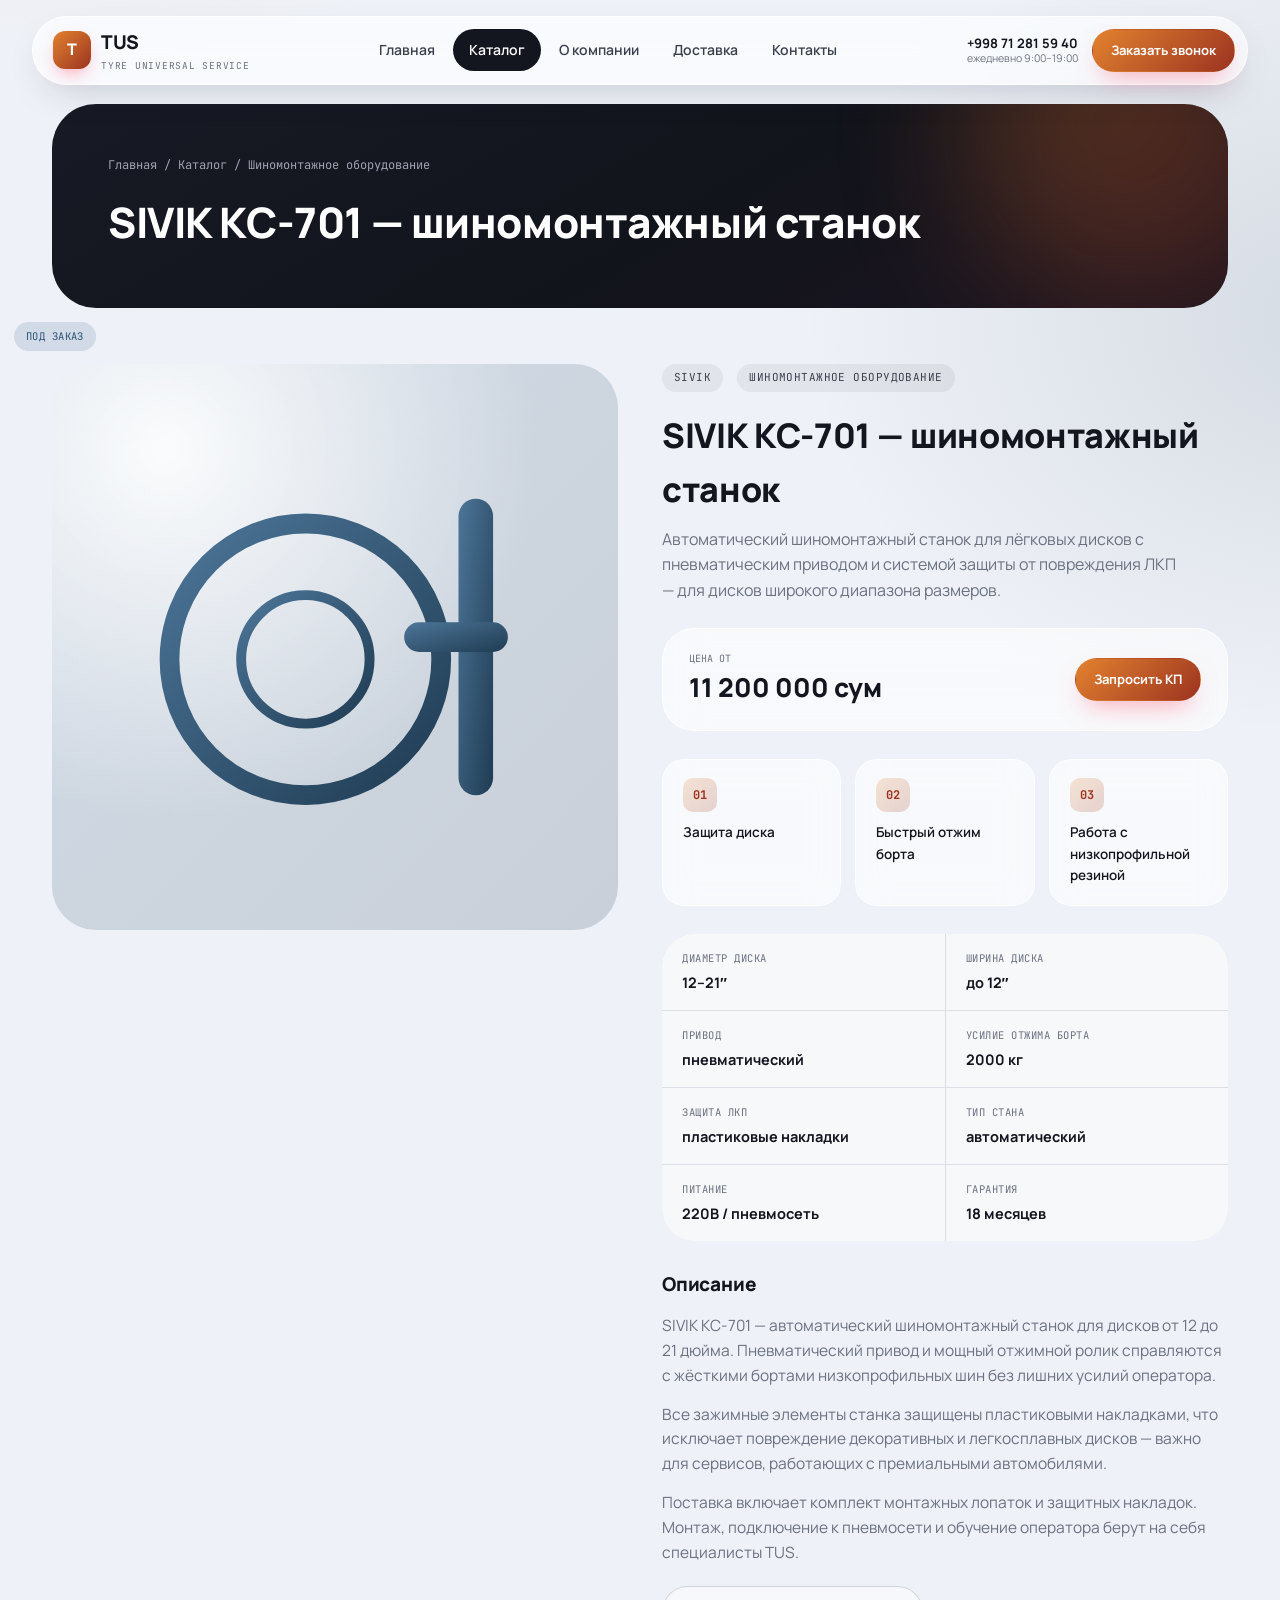
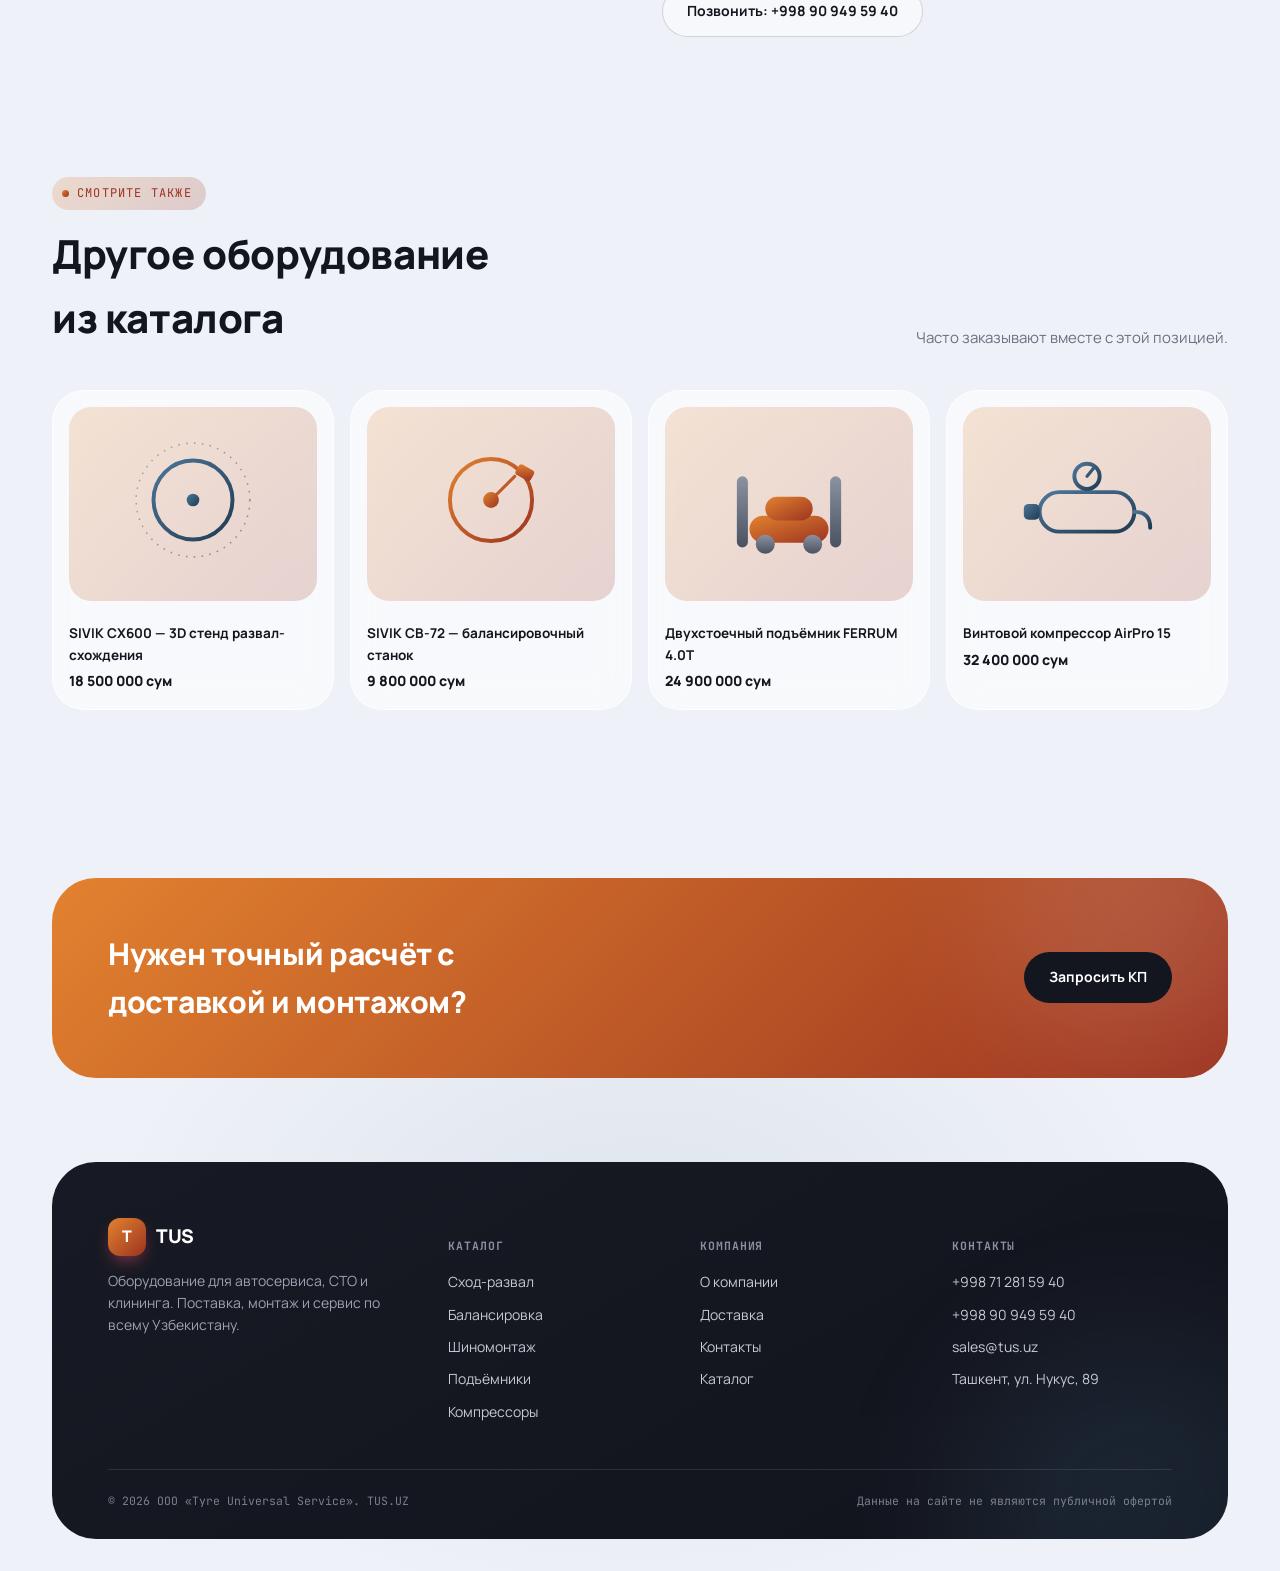
<file: product-tire.html>
<!DOCTYPE html>
<html lang="ru">
<head>
<meta charset="UTF-8">
<meta name="viewport" content="width=device-width, initial-scale=1.0">
<title>SIVIK KC-701 — шиномонтажный станок — TUS.UZ</title>
<meta name="description" content="Автоматический шиномонтажный станок для лёгковых дисков с пневматическим приводом и системой защиты от повреждения ЛКП — для дисков широкого диапазона">
<link rel="preconnect" href="https://fonts.googleapis.com">
<link href="https://fonts.googleapis.com/css2?family=Manrope:wght@400;500;600;700;800&family=JetBrains+Mono:wght@400;500;700&display=swap" rel="stylesheet">
<link rel="stylesheet" href="style.css">
</head>
<body>

<header class="site-header">
  <div class="header-inner">
    <a href="index.html" class="brand">
      <span class="mark">T</span>
      <span>TUS<small>Tyre Universal Service</small></span>
    </a>
    <nav class="main-nav">
      <a href="index.html">Главная</a>
      <a href="catalog.html" class="active">Каталог</a>
      <a href="about.html">О компании</a>
      <a href="delivery.html">Доставка</a>
      <a href="contacts.html">Контакты</a>
    </nav>
    <div class="header-actions">
      <div class="phone-block">
        <a href="tel:+998712815940">+998 71 281 59 40</a>
        <span>ежедневно 9:00–19:00</span>
      </div>
      <a href="contacts.html" class="btn btn-primary btn-sm header-cta">Заказать звонок</a>
      <button class="burger" aria-label="Меню"><span></span></button>
    </div>
  </div>
  <div class="mobile-nav">
    <a href="index.html">Главная</a>
    <a href="catalog.html" class="active">Каталог</a>
    <a href="about.html">О компании</a>
    <a href="delivery.html">Доставка</a>
    <a href="contacts.html">Контакты</a>
    <div class="phone-block"><a href="tel:+998712815940">+998 71 281 59 40</a></div>
  </div>
</header>
<div class="header-spacer"></div>

<section class="page-hero">
  <div class="wrap">
    <div class="page-hero-card">
      <div class="blob blob-a"></div>
      <div class="breadcrumb"><a href="index.html">Главная</a> / <a href="catalog.html">Каталог</a> / Шиномонтажное оборудование</div>
      <h1>SIVIK KC-701 — шиномонтажный станок</h1>
    </div>
  </div>
</section>

<section class="section-tight reveal">
  <div class="wrap">
    <div class="pd-grid">
      <div class="pd-media blue"><svg viewBox="0 0 200 200" fill="none" xmlns="http://www.w3.org/2000/svg">
    <defs><linearGradient id="pd_tire" x1="0" y1="0" x2="1" y2="1"><stop offset="0" stop-color="#4d7699"/><stop offset="1" stop-color="#1f3b52"/></linearGradient></defs>
    <circle cx="88" cy="105" r="55" stroke="url(#pd_tire)" stroke-width="8"/>
    <circle cx="88" cy="105" r="26" stroke="url(#pd_tire)" stroke-width="4"/>
    <rect x="150" y="40" width="14" height="120" rx="7" fill="url(#pd_tire)"/>
    <rect x="128" y="90" width="42" height="12" rx="6" fill="url(#pd_tire)"/>
  </svg></div>
      <div>
        <div class="pd-badges">
          <span class="stock-tag order">Под заказ</span>
          <span class="badge-inline">SIVIK</span>
          <span class="badge-inline">Шиномонтажное оборудование</span>
        </div>
        <h2 class="pd-title">SIVIK KC-701 — шиномонтажный станок</h2>
        <p class="pd-lede">Автоматический шиномонтажный станок для лёгковых дисков с пневматическим приводом и системой защиты от повреждения ЛКП — для дисков широкого диапазона размеров.</p>

        <div class="pd-price-row">
          <div class="price"><small>цена от</small>11 200 000 сум</div>
          <a href="contacts.html" class="btn btn-primary btn-sm">Запросить КП</a>
        </div>

        <div class="feature-row">
      <div class="feature-card"><span class="icon-chip">01</span><p>Защита диска</p></div>
      <div class="feature-card"><span class="icon-chip">02</span><p>Быстрый отжим борта</p></div>
      <div class="feature-card"><span class="icon-chip">03</span><p>Работа с низкопрофильной резиной</p></div>
        </div>

        <div class="pd-specs">
        <div class="spec-cell"><span class="k">Диаметр диска</span><span class="v">12–21″</span></div>
        <div class="spec-cell"><span class="k">Ширина диска</span><span class="v">до 12″</span></div>
        <div class="spec-cell"><span class="k">Привод</span><span class="v">пневматический</span></div>
        <div class="spec-cell"><span class="k">Усилие отжима борта</span><span class="v">2000 кг</span></div>
        <div class="spec-cell"><span class="k">Защита ЛКП</span><span class="v">пластиковые накладки</span></div>
        <div class="spec-cell"><span class="k">Тип стана</span><span class="v">автоматический</span></div>
        <div class="spec-cell"><span class="k">Питание</span><span class="v">220В / пневмосеть</span></div>
        <div class="spec-cell"><span class="k">Гарантия</span><span class="v">18 месяцев</span></div>
        </div>

        <div class="content-block">
          <h2 style="font-size:19px;margin-top:0;">Описание</h2>
          <p>SIVIK KC-701 — автоматический шиномонтажный станок для дисков от 12 до 21 дюйма. Пневматический привод и мощный отжимной ролик справляются с жёсткими бортами низкопрофильных шин без лишних усилий оператора.</p>
      <p>Все зажимные элементы станка защищены пластиковыми накладками, что исключает повреждение декоративных и легкосплавных дисков — важно для сервисов, работающих с премиальными автомобилями.</p>
      <p>Поставка включает комплект монтажных лопаток и защитных накладок. Монтаж, подключение к пневмосети и обучение оператора берут на себя специалисты TUS.</p>
        </div>

        <a href="tel:+998909495940" class="btn btn-outline" style="margin-top:8px;">Позвонить: +998 90 949 59 40</a>
      </div>
    </div>
  </div>
</section>

<section class="reveal">
  <div class="wrap">
    <div class="section-head">
      <div>
        <span class="eyebrow">Смотрите также</span>
        <h2>Другое оборудование из каталога</h2>
      </div>
      <p>Часто заказывают вместе с этой позицией.</p>
    </div>
    <div class="related-strip">
      <a href="product-alignment.html" class="related-card">
        <div class="rc-media"><svg viewBox="0 0 200 200" fill="none" xmlns="http://www.w3.org/2000/svg">
    <defs><linearGradient id="rc_alignment" x1="0" y1="0" x2="1" y2="1"><stop offset="0" stop-color="#4d7699"/><stop offset="1" stop-color="#1f3b52"/></linearGradient></defs>
    <circle cx="100" cy="100" r="50" stroke="url(#rc_alignment)" stroke-width="5"/>
    <circle cx="100" cy="100" r="8" fill="url(#rc_alignment)"/>
    <line x1="100" y1="30" x2="100" y2="50" stroke="url(#rc_alignment)" stroke-width="5" stroke-linecap="round"/>
    <line x1="100" y1="150" x2="100" y2="170" stroke="url(#rc_alignment)" stroke-width="5" stroke-linecap="round"/>
    <line x1="30" y1="100" x2="50" y2="100" stroke="url(#rc_alignment)" stroke-width="5" stroke-linecap="round"/>
    <line x1="150" y1="100" x2="170" y2="100" stroke="url(#rc_alignment)" stroke-width="5" stroke-linecap="round"/>
    <circle cx="100" cy="100" r="72" stroke="url(#rc_alignment)" stroke-width="2" stroke-dasharray="2 8" opacity="0.5"/>
  </svg></div>
        <h5>SIVIK CX600 — 3D стенд развал-схождения</h5>
        <div class="price">18 500 000 сум</div>
      </a>

      <a href="product-balance.html" class="related-card">
        <div class="rc-media"><svg viewBox="0 0 200 200" fill="none" xmlns="http://www.w3.org/2000/svg">
    <defs><linearGradient id="rc_balance" x1="0" y1="0" x2="1" y2="1"><stop offset="0" stop-color="#e2822f"/><stop offset="1" stop-color="#9c3320"/></linearGradient></defs>
    <circle cx="100" cy="100" r="52" stroke="url(#rc_balance)" stroke-width="5"/>
    <circle cx="100" cy="100" r="10" fill="url(#rc_balance)"/>
    <rect x="132" y="58" width="22" height="15" rx="4" fill="url(#rc_balance)" transform="rotate(30 143 65)"/>
    <line x1="100" y1="100" x2="130" y2="70" stroke="url(#rc_balance)" stroke-width="4" stroke-linecap="round"/>
  </svg></div>
        <h5>SIVIK CB-72 — балансировочный станок</h5>
        <div class="price">9 800 000 сум</div>
      </a>

      <a href="product-lift.html" class="related-card">
        <div class="rc-media"><svg viewBox="0 0 200 200" fill="none" xmlns="http://www.w3.org/2000/svg">
    <defs><linearGradient id="rc_lift" x1="0" y1="0" x2="1" y2="1"><stop offset="0" stop-color="#e2822f"/><stop offset="1" stop-color="#9c3320"/></linearGradient><linearGradient id="ic4b" x1="0" y1="0" x2="0" y2="1"><stop offset="0" stop-color="#8b93a3"/><stop offset="1" stop-color="#4a5160"/></linearGradient></defs>
    <rect x="34" y="70" width="14" height="90" rx="7" fill="url(#ic4b)"/>
    <rect x="152" y="70" width="14" height="90" rx="7" fill="url(#ic4b)"/>
    <rect x="50" y="120" width="100" height="34" rx="17" fill="url(#rc_lift)"/>
    <rect x="70" y="96" width="60" height="30" rx="15" fill="url(#rc_lift)"/>
    <circle cx="70" cy="156" r="12" fill="url(#ic4b)"/>
    <circle cx="130" cy="156" r="12" fill="url(#ic4b)"/>
  </svg></div>
        <h5>Двухстоечный подъёмник FERRUM 4.0T</h5>
        <div class="price">24 900 000 сум</div>
      </a>

      <a href="product-compressor.html" class="related-card">
        <div class="rc-media"><svg viewBox="0 0 200 200" fill="none" xmlns="http://www.w3.org/2000/svg">
    <defs><linearGradient id="rc_compressor" x1="0" y1="0" x2="1" y2="1"><stop offset="0" stop-color="#4d7699"/><stop offset="1" stop-color="#1f3b52"/></linearGradient></defs>
    <rect x="40" y="90" width="120" height="50" rx="25" stroke="url(#rc_compressor)" stroke-width="5"/>
    <circle cx="100" cy="70" r="16" stroke="url(#rc_compressor)" stroke-width="5"/>
    <line x1="100" y1="70" x2="108" y2="60" stroke="url(#rc_compressor)" stroke-width="4" stroke-linecap="round"/>
    <rect x="20" y="105" width="20" height="20" rx="6" fill="url(#rc_compressor)"/>
    <path d="M160 115 q20 0 20 20" stroke="url(#rc_compressor)" stroke-width="5" fill="none" stroke-linecap="round"/>
  </svg></div>
        <h5>Винтовой компрессор AirPro 15</h5>
        <div class="price">32 400 000 сум</div>
      </a>
    </div>
  </div>
</section>

<section class="reveal">
  <div class="wrap">
    <div class="cta-band">
      <div class="blob blob-a"></div>
      <div class="wrap">
        <h3>Нужен точный расчёт с доставкой и монтажом?</h3>
        <a href="contacts.html" class="btn btn-dark">Запросить КП</a>
      </div>
    </div>
  </div>
</section>

<footer class="site-footer">
  <div class="wrap">
    <div class="footer-card">
      <div class="blob blob-a"></div>
      <div class="footer-grid">
        <div class="footer-brand">
          <a href="index.html" class="brand" style="color:#fff;"><span class="mark">T</span><span>TUS</span></a>
          <p>Оборудование для автосервиса, СТО и клининга. Поставка, монтаж и сервис по всему Узбекистану.</p>
        </div>
        <div>
          <h5>Каталог</h5>
          <ul>
            <li><a href="product-alignment.html">Сход-развал</a></li>
            <li><a href="product-balance.html">Балансировка</a></li>
            <li><a href="product-tire.html">Шиномонтаж</a></li>
            <li><a href="product-lift.html">Подъёмники</a></li>
            <li><a href="product-compressor.html">Компрессоры</a></li>
          </ul>
        </div>
        <div>
          <h5>Компания</h5>
          <ul>
            <li><a href="about.html">О компании</a></li>
            <li><a href="delivery.html">Доставка</a></li>
            <li><a href="contacts.html">Контакты</a></li>
            <li><a href="catalog.html">Каталог</a></li>
          </ul>
        </div>
        <div>
          <h5>Контакты</h5>
          <ul>
            <li><a href="tel:+998712815940">+998 71 281 59 40</a></li>
            <li><a href="tel:+998909495940">+998 90 949 59 40</a></li>
            <li><a href="mailto:sales@tus.uz">sales@tus.uz</a></li>
            <li>Ташкент, ул. Нукус, 89</li>
          </ul>
        </div>
      </div>
      <div class="footer-bottom">
        <span>© 2026 ООО «Tyre Universal Service». TUS.UZ</span>
        <span>Данные на сайте не являются публичной офертой</span>
      </div>
    </div>
  </div>
</footer>

<script src="script.js"></script>
</body>
</html>
</file>
<file: style.css>
/* ============================================================
   TUS.UZ — design system v2
   Concept: "жидкое стекло" — liquid glass.
   Soft gradient-mesh backdrop, frosted glass cards, full round
   corners everywhere, glowing gradient accents.
   Display/Body: Manrope   ·   Micro-labels: JetBrains Mono
   ============================================================ */

:root{
  --ink:        #14161f;
  --ink-soft:   #3a3f4c;
  --muted:      #6b7180;

  --bg-1:       #eef1f7;
  --bg-2:       #f6f2ec;

  --glass-fill:      rgba(255,255,255,.58);
  --glass-fill-hi:   rgba(255,255,255,.78);
  --glass-border:    rgba(255,255,255,.75);
  --glass-shadow:    0 20px 50px -20px rgba(30,35,60,.22);

  --dark-fill:       rgba(18,20,28,.62);
  --dark-fill-hi:    rgba(24,27,37,.78);
  --dark-border:     rgba(255,255,255,.14);

  --orange-1:   #e2822f;
  --orange-2:   #9c3320;
  --grad-primary: linear-gradient(135deg,#e2822f 0%,#9c3320 100%);
  --grad-primary-soft: linear-gradient(135deg, rgba(226,130,47,.20), rgba(156,51,32,.20));

  --blue-1:     #4d7699;
  --blue-2:     #1f3b52;
  --grad-blue:  linear-gradient(135deg,#4d7699 0%,#1f3b52 100%);
  --grad-blue-soft: linear-gradient(135deg, rgba(77,118,153,.18), rgba(31,59,82,.18));

  --green:      #2fbf7a;

  --f-display: 'Manrope', sans-serif;
  --f-body: 'Manrope', sans-serif;
  --f-mono: 'JetBrains Mono', monospace;

  --container: 1240px;
  --r-sm: 16px;
  --r-md: 22px;
  --r-lg: 32px;
  --r-xl: 44px;
  --r-pill: 999px;
}

*,*::before,*::after{ box-sizing:border-box; }
html{ scroll-behavior:smooth; }
body{
  margin:0;
  background:
    radial-gradient(1000px 600px at 8% -10%, rgba(226,130,47,.13), transparent 60%),
    radial-gradient(900px 700px at 105% 10%, rgba(31,59,82,.12), transparent 60%),
    radial-gradient(900px 600px at 50% 90%, rgba(77,118,153,.10), transparent 60%),
    var(--bg-1);
  color:var(--ink);
  font-family:var(--f-body);
  font-size:16px;
  line-height:1.6;
  -webkit-font-smoothing:antialiased;
}
img{ max-width:100%; display:block; }
a{ color:inherit; text-decoration:none; }
ul{ margin:0; padding:0; list-style:none; }
h1,h2,h3,h4{ margin:0; font-family:var(--f-display); font-weight:800; letter-spacing:-0.01em; }
p{ margin:0; }
button{ font-family:inherit; cursor:pointer; }
input,textarea,select{ font-family:inherit; }

.wrap{
  max-width:var(--container);
  margin:0 auto;
  padding:0 32px;
}
@media (max-width:720px){ .wrap{ padding:0 20px; } }

:focus-visible{ outline:2px solid var(--orange-2); outline-offset:3px; border-radius:8px; }

@media (prefers-reduced-motion: reduce){
  *{ animation-duration:0.01ms !important; animation-iteration-count:1 !important; transition-duration:0.01ms !important; scroll-behavior:auto !important; }
}

/* ---------- glass primitives ---------- */
.glass{
  background:var(--glass-fill);
  backdrop-filter:blur(24px) saturate(160%);
  -webkit-backdrop-filter:blur(24px) saturate(160%);
  border:1px solid var(--glass-border);
  border-radius:var(--r-lg);
  box-shadow:var(--glass-shadow);
}
.glass-hi{ background:var(--glass-fill-hi); }
.glass-dark{
  background:var(--dark-fill);
  backdrop-filter:blur(24px) saturate(160%);
  -webkit-backdrop-filter:blur(24px) saturate(160%);
  border:1px solid var(--dark-border);
  color:#fff;
  border-radius:var(--r-lg);
  box-shadow:0 25px 60px -20px rgba(0,0,0,.45);
}

.blob{
  position:absolute;
  border-radius:50%;
  filter:blur(70px);
  pointer-events:none;
  z-index:0;
}

.eyebrow{
  display:inline-flex;
  align-items:center;
  gap:8px;
  font-family:var(--f-mono);
  font-size:12px;
  letter-spacing:.1em;
  text-transform:uppercase;
  color:var(--orange-2);
  background:var(--grad-primary-soft);
  padding:7px 14px 7px 10px;
  border-radius:var(--r-pill);
}
.eyebrow::before{
  content:"";
  width:7px; height:7px;
  border-radius:50%;
  background:var(--grad-primary);
  display:inline-block;
}
.eyebrow.on-dark{ color:#e0a066; background:rgba(255,255,255,.1); }

/* ============================================================
   HEADER — floating glass pill
   ============================================================ */
.header-spacer{ height:96px; }
.site-header{
  position:fixed;
  top:16px; left:0; right:0;
  z-index:200;
}
.header-inner{
  max-width:var(--container);
  margin:0 auto;
  display:flex;
  align-items:center;
  justify-content:space-between;
  gap:20px;
  padding:10px 12px 10px 20px;
  background:rgba(255,255,255,.65);
  backdrop-filter:blur(22px) saturate(180%);
  -webkit-backdrop-filter:blur(22px) saturate(180%);
  border:1px solid rgba(255,255,255,.8);
  border-radius:var(--r-pill);
  box-shadow:0 15px 40px -18px rgba(30,35,60,.28);
}
@media (max-width:720px){ .header-inner{ margin:0 20px; } }
@media (min-width:721px){ .header-inner{ width:calc(100% - 64px); margin:0 32px; } }

.brand{
  display:flex;
  align-items:center;
  gap:10px;
  font-family:var(--f-display);
  font-weight:800;
  font-size:19px;
  color:var(--ink);
}
.brand .mark{
  width:38px; height:38px;
  border-radius:12px;
  background:var(--grad-primary);
  display:flex; align-items:center; justify-content:center;
  color:#fff;
  font-family:var(--f-display);
  font-weight:800;
  font-size:16px;
  box-shadow:0 8px 18px -6px rgba(255,84,112,.6);
}
.brand small{
  display:block;
  font-family:var(--f-mono);
  font-size:9.5px;
  letter-spacing:.08em;
  color:var(--muted);
  text-transform:uppercase;
  font-weight:400;
  margin-top:1px;
}

.main-nav{ display:flex; gap:2px; }
.main-nav a{
  font-size:14px;
  font-weight:600;
  padding:10px 16px;
  border-radius:var(--r-pill);
  color:var(--ink-soft);
  transition:background .15s ease, color .15s ease;
}
.main-nav a:hover{ background:rgba(20,22,31,.06); color:var(--ink); }
.main-nav a.active{ background:var(--ink); color:#fff; }

.header-actions{ display:flex; align-items:center; gap:10px; }
.phone-block{
  text-align:right;
  font-size:13px;
  line-height:1.3;
  margin-right:4px;
}
.phone-block a{ font-weight:700; color:var(--ink); }
.phone-block span{ display:block; font-size:10.5px; color:var(--muted); }

.btn{
  display:inline-flex;
  align-items:center;
  justify-content:center;
  gap:8px;
  font-size:14px;
  font-weight:700;
  padding:13px 24px;
  border-radius:var(--r-pill);
  border:1px solid transparent;
  transition:transform .18s ease, box-shadow .18s ease, background .18s ease, color .18s ease;
  white-space:nowrap;
}
.btn-primary{
  background:var(--grad-primary);
  color:#fff;
  box-shadow:0 12px 26px -10px rgba(255,84,112,.55);
}
.btn-primary:hover{ transform:translateY(-2px); box-shadow:0 16px 32px -10px rgba(255,84,112,.65); }
.btn-outline{
  border-color:rgba(20,22,31,.16);
  color:var(--ink);
  background:rgba(255,255,255,.5);
}
.btn-outline:hover{ background:#fff; transform:translateY(-2px); }
.btn-dark{
  background:var(--ink);
  color:#fff;
}
.btn-dark:hover{ background:#000; transform:translateY(-2px); }
.btn-ghost-light{
  background:rgba(255,255,255,.14);
  color:#fff;
  border-color:rgba(255,255,255,.3);
}
.btn-ghost-light:hover{ background:rgba(255,255,255,.24); }
.btn-sm{ padding:10px 18px; font-size:13px; }
.btn-block{ width:100%; }

.burger{
  display:none;
  width:40px; height:40px;
  border-radius:50%;
  background:rgba(20,22,31,.06);
  border:none;
  position:relative;
}
.burger span,.burger::before,.burger::after{
  content:"";
  position:absolute; left:11px; right:11px;
  height:2px; background:var(--ink); border-radius:2px;
}
.burger::before{ top:15px; }
.burger span{ top:19px; }
.burger::after{ bottom:15px; }

@media (max-width:980px){
  .main-nav{ display:none; }
  .phone-block{ display:none; }
  .burger{ display:block; }
}
@media (max-width:560px){ .btn-primary.header-cta{ display:none; } }

.mobile-nav{
  display:none;
  flex-direction:column;
  gap:4px;
  margin:8px 32px 0;
  padding:14px;
  background:rgba(255,255,255,.85);
  backdrop-filter:blur(22px);
  border:1px solid rgba(255,255,255,.8);
  border-radius:var(--r-md);
  box-shadow:0 15px 40px -18px rgba(30,35,60,.28);
}
.mobile-nav.open{ display:flex; }
.mobile-nav a{
  padding:12px 16px;
  border-radius:var(--r-md);
  font-weight:600;
  font-size:14.5px;
  color:var(--ink);
}
.mobile-nav a:hover{ background:rgba(20,22,31,.06); }
.mobile-nav .phone-block{ display:block; padding:12px 16px; text-align:left; }

/* ============================================================
   HERO
   ============================================================ */
.hero{ padding:8px 0 40px; position:relative; }
.hero-card{
  position:relative;
  overflow:hidden;
  border-radius:var(--r-xl);
  background:linear-gradient(150deg,#171a24 0%,#12141c 55%,#1b1420 100%);
  color:#fff;
  padding:56px;
}
.hero-card .blob-a{ width:420px; height:420px; background:var(--grad-primary); opacity:.35; top:-160px; right:-120px; }
.hero-card .blob-b{ width:340px; height:340px; background:var(--grad-blue); opacity:.3; bottom:-140px; left:-100px; }

.hero-grid{
  position:relative; z-index:1;
  display:grid;
  grid-template-columns:1.05fr .95fr;
  gap:40px;
  align-items:center;
}
.hero h1{
  font-size:clamp(32px,4.6vw,52px);
  line-height:1.08;
  margin:18px 0 20px;
  color:#fff;
}
.hero h1 em{
  font-style:normal;
  background:var(--grad-primary);
  -webkit-background-clip:text;
  background-clip:text;
  color:transparent;
}
.hero-sub{ font-size:16.5px; color:#c7cad3; max-width:46ch; margin-bottom:30px; }
.hero-cta{ display:flex; gap:12px; flex-wrap:wrap; }

.hero-media{
  position:relative;
  border-radius:var(--r-lg);
  overflow:hidden;
  aspect-ratio:1/1;
}
.hero-media svg{ width:100%; height:100%; display:block; }

.stat-strip{
  position:relative; z-index:1;
  display:grid;
  grid-template-columns:repeat(4,1fr);
  gap:14px;
  margin-top:44px;
}
.stat-pill{
  background:rgba(255,255,255,.08);
  border:1px solid rgba(255,255,255,.14);
  border-radius:var(--r-md);
  padding:18px 20px;
}
.stat-pill b{
  display:block;
  font-size:28px;
  color:#fff;
  line-height:1;
}
.stat-pill b span{ background:var(--grad-primary); -webkit-background-clip:text; background-clip:text; color:transparent; }
.stat-pill small{
  display:block;
  margin-top:8px;
  font-size:12px;
  color:#a7abb6;
  font-weight:600;
}
@media (max-width:900px){
  .hero-card{ padding:32px 22px; }
  .hero-grid{ grid-template-columns:1fr; }
  .hero-media{ aspect-ratio:16/10; }
  .stat-strip{ grid-template-columns:repeat(2,1fr); }
}

/* ============================================================
   SECTIONS
   ============================================================ */
section{ padding:84px 0; position:relative; }
.section-tight{ padding:56px 0; }
.section-head{
  display:flex;
  justify-content:space-between;
  align-items:flex-end;
  gap:24px;
  margin-bottom:40px;
}
.section-head h2{ font-size:clamp(26px,3.2vw,40px); margin-top:12px; max-width:17ch; }
.section-head p{ max-width:38ch; color:var(--muted); font-size:15px; }

/* ---------- category grid ---------- */
.cat-grid{
  display:grid;
  grid-template-columns:repeat(4,1fr);
  gap:16px;
}
.cat-card{
  background:var(--glass-fill);
  backdrop-filter:blur(20px);
  border:1px solid var(--glass-border);
  border-radius:var(--r-lg);
  padding:26px 22px;
  display:flex;
  flex-direction:column;
  gap:30px;
  min-height:150px;
  justify-content:space-between;
  transition:transform .2s ease, box-shadow .2s ease, background .2s ease;
}
.cat-card:hover{ transform:translateY(-5px); box-shadow:var(--glass-shadow); background:var(--glass-fill-hi); }
.cat-card .icon-chip{
  width:42px; height:42px;
  border-radius:14px;
  background:var(--grad-primary-soft);
  display:flex; align-items:center; justify-content:center;
  color:var(--orange-2);
  font-family:var(--f-mono);
  font-size:13px;
  font-weight:700;
}
.cat-card h4{ font-size:15.5px; font-weight:700; letter-spacing:0; line-height:1.3; }
.cat-card .arrow{ font-family:var(--f-mono); font-size:13px; color:var(--muted); }
@media (max-width:900px){ .cat-grid{ grid-template-columns:repeat(2,1fr); } }
@media (max-width:560px){ .cat-grid{ grid-template-columns:1fr; } }

/* ---------- product cards ---------- */
.product-grid{ display:grid; grid-template-columns:repeat(3,1fr); gap:24px; }
@media (max-width:980px){ .product-grid{ grid-template-columns:repeat(2,1fr); } }
@media (max-width:640px){ .product-grid{ grid-template-columns:1fr; } }

.product-card{
  background:var(--glass-fill);
  backdrop-filter:blur(20px);
  border:1px solid var(--glass-border);
  border-radius:var(--r-lg);
  overflow:hidden;
  display:flex;
  flex-direction:column;
  transition:transform .2s ease, box-shadow .2s ease;
}
.product-card:hover{ transform:translateY(-6px); box-shadow:0 26px 50px -20px rgba(30,35,60,.3); }
.product-media{
  position:relative;
  padding:20px;
  aspect-ratio:4/3;
  display:flex; align-items:center; justify-content:center;
  background:
    radial-gradient(120% 120% at 15% 15%, rgba(255,255,255,.9), transparent 55%),
    var(--grad-primary-soft);
}
.product-media.blue{ background:radial-gradient(120% 120% at 15% 15%, rgba(255,255,255,.9), transparent 55%), var(--grad-blue-soft); }
.product-media svg{ width:100%; height:100%; }
.stock-tag{
  position:absolute; top:14px; left:14px;
  font-family:var(--f-mono); font-size:10.5px; letter-spacing:.04em; text-transform:uppercase;
  padding:6px 12px;
  border-radius:var(--r-pill);
  background:rgba(47,191,122,.14);
  color:#1a9560;
  backdrop-filter:blur(6px);
}
.stock-tag.order{ background:rgba(77,118,153,.18); color:#2d5578; }
.brand-tag{
  position:absolute; top:14px; right:14px;
  font-family:var(--f-mono); font-size:10.5px; color:var(--muted); letter-spacing:.04em;
  background:rgba(255,255,255,.6);
  padding:6px 10px;
  border-radius:var(--r-pill);
}
.product-body{ padding:22px; display:flex; flex-direction:column; gap:12px; flex:1; }
.product-cat{ font-family:var(--f-mono); font-size:11px; letter-spacing:.05em; text-transform:uppercase; color:var(--orange-2); }
.product-title{ font-family:var(--f-body); font-weight:800; font-size:18px; line-height:1.3; }
.product-desc{ font-size:14px; color:var(--muted); flex:1; }
.spec-chips{ display:flex; flex-wrap:wrap; gap:6px; }
.spec-chip{
  font-family:var(--f-mono); font-size:11px;
  padding:6px 10px;
  border-radius:var(--r-pill);
  background:rgba(20,22,31,.05);
  color:var(--ink-soft);
}
.product-foot{ display:flex; align-items:center; justify-content:space-between; gap:10px; margin-top:6px; }
.price{ font-family:var(--f-display); font-size:19px; font-weight:800; }
.price small{ display:block; font-family:var(--f-mono); font-size:10px; color:var(--muted); text-transform:uppercase; font-weight:400; }
.link-pill{
  font-size:13px;
  font-weight:700;
  padding:10px 18px;
  border-radius:var(--r-pill);
  background:var(--ink);
  color:#fff;
  transition:background .15s ease, transform .15s ease;
  white-space:nowrap;
}
.link-pill:hover{ background:var(--orange-2); transform:translateY(-2px); }

/* ---------- services / bracket-free glass cards ---------- */
.service-grid{ display:grid; grid-template-columns:repeat(3,1fr); gap:16px; }
.service-card{
  background:var(--dark-fill);
  backdrop-filter:blur(20px);
  border:1px solid var(--dark-border);
  border-radius:var(--r-lg);
  padding:30px 26px;
  color:#fff;
}
.service-card .icon-chip{
  width:44px; height:44px;
  border-radius:14px;
  background:rgba(255,255,255,.1);
  display:flex; align-items:center; justify-content:center;
  margin-bottom:18px;
  font-family:var(--f-mono);
  font-size:13px;
  color:#e0a066;
}
.service-card h4{ font-size:17px; font-weight:800; margin-bottom:10px; }
.service-card p{ font-size:14px; color:#b7bac3; }
@media (max-width:900px){ .service-grid{ grid-template-columns:1fr; } }

/* ---------- process ---------- */
.process-row{ display:grid; grid-template-columns:repeat(4,1fr); gap:16px; }
.process-step{
  background:var(--glass-fill);
  backdrop-filter:blur(20px);
  border:1px solid var(--glass-border);
  border-radius:var(--r-lg);
  padding:26px 22px;
}
.process-step .step-no{
  display:inline-flex;
  width:34px; height:34px;
  align-items:center; justify-content:center;
  border-radius:50%;
  background:var(--grad-primary);
  color:#fff;
  font-family:var(--f-mono);
  font-size:12.5px;
  font-weight:700;
  margin-bottom:16px;
}
.process-step h4{ font-size:16px; font-weight:800; margin-bottom:8px; }
.process-step p{ font-size:13.5px; color:var(--muted); }
@media (max-width:900px){ .process-row{ grid-template-columns:repeat(2,1fr); } }
@media (max-width:560px){ .process-row{ grid-template-columns:1fr; } }

/* ---------- why-us ---------- */
.why-grid{ display:grid; grid-template-columns:repeat(2,1fr); gap:16px; }
.why-card{
  padding:26px;
  border-radius:var(--r-lg);
  background:var(--glass-fill);
  backdrop-filter:blur(20px);
  border:1px solid var(--glass-border);
}
.why-card h4{ font-size:16px; font-weight:800; margin-bottom:10px; }
.why-card p{ font-size:14px; color:var(--muted); }
@media (max-width:700px){ .why-grid{ grid-template-columns:1fr; } }

/* ---------- CTA band ---------- */
.cta-band{
  position:relative;
  overflow:hidden;
  border-radius:var(--r-xl);
  background:var(--grad-primary);
  color:#fff;
  padding:52px 56px;
}
.cta-band .blob-a{ width:300px; height:300px; background:#fff; opacity:.12; top:-120px; right:-60px; }
.cta-band .wrap{ position:relative; z-index:1; max-width:none; padding:0; display:flex; align-items:center; justify-content:space-between; gap:24px; flex-wrap:wrap; }
.cta-band h3{ font-size:clamp(22px,3vw,30px); max-width:20ch; }

/* ---------- FAQ ---------- */
.faq-list{ display:flex; flex-direction:column; gap:12px; }
.faq-item{
  background:var(--glass-fill);
  backdrop-filter:blur(20px);
  border:1px solid var(--glass-border);
  border-radius:var(--r-md);
  padding:20px 24px;
}
.faq-q{ display:flex; align-items:center; justify-content:space-between; cursor:pointer; font-weight:700; font-size:15px; gap:20px; }
.faq-q .plus{
  font-family:var(--f-mono); color:#fff; background:var(--grad-primary);
  width:26px; height:26px; border-radius:50%;
  display:flex; align-items:center; justify-content:center;
  font-size:16px; flex-shrink:0; transition:transform .2s ease;
}
.faq-item.open .plus{ transform:rotate(45deg); }
.faq-a{ max-height:0; overflow:hidden; transition:max-height .25s ease; font-size:14px; color:var(--muted); }
.faq-item.open .faq-a{ padding-top:14px; }

/* ============================================================
   FOOTER
   ============================================================ */
.site-footer{ padding:0 0 32px; }
.footer-card{
  border-radius:var(--r-xl);
  background:linear-gradient(150deg,#171a24 0%,#12141c 100%);
  color:#c7cad3;
  padding:56px 56px 28px;
  position:relative;
  overflow:hidden;
}
.footer-card .blob-a{ width:360px; height:360px; background:var(--grad-blue); opacity:.22; bottom:-160px; right:-100px; }
.footer-grid{
  position:relative; z-index:1;
  display:grid;
  grid-template-columns:1.4fr 1fr 1fr 1fr;
  gap:32px;
  padding-bottom:36px;
  border-bottom:1px solid rgba(255,255,255,.1);
}
.footer-grid h5{ font-family:var(--f-mono); font-size:11.5px; letter-spacing:.08em; text-transform:uppercase; color:#8b8fa0; margin-bottom:16px; }
.footer-grid li{ margin-bottom:10px; font-size:14px; }
.footer-grid a:hover{ color:#fff; }
.footer-brand p{ font-size:14px; color:#9ea2b0; margin-top:14px; max-width:32ch; }
.footer-bottom{
  position:relative; z-index:1;
  padding-top:22px;
  display:flex; justify-content:space-between; gap:16px; flex-wrap:wrap;
  font-family:var(--f-mono); font-size:11.5px; color:#7b7f8e;
}
@media (max-width:900px){ .footer-grid{ grid-template-columns:1fr 1fr; } .footer-card{ padding:40px 24px 24px; } }
@media (max-width:560px){ .footer-grid{ grid-template-columns:1fr; } }

/* ---------- page hero (inner pages) ---------- */
.page-hero{ padding:8px 0 0; }
.page-hero-card{
  position:relative;
  overflow:hidden;
  border-radius:var(--r-xl);
  background:linear-gradient(150deg,#171a24 0%,#12141c 55%,#1b1420 100%);
  color:#fff;
  padding:52px 56px;
}
.page-hero-card .blob-a{ width:340px; height:340px; background:var(--grad-primary); opacity:.32; top:-140px; right:-80px; }
.breadcrumb{ position:relative; z-index:1; font-family:var(--f-mono); font-size:12px; color:#9ea2b0; margin-bottom:14px; }
.breadcrumb a:hover{ color:#fff; }
.page-hero-card h1{ position:relative; z-index:1; font-size:clamp(26px,3.6vw,42px); }
.page-hero-card p{ position:relative; z-index:1; color:#c7cad3; margin-top:14px; max-width:56ch; font-size:15.5px; }
@media (max-width:700px){ .page-hero-card{ padding:34px 22px; } }

/* ---------- reveal on scroll ---------- */
.reveal{ opacity:0; transform:translateY(18px); transition:opacity .6s ease, transform .6s ease; }
.reveal.in{ opacity:1; transform:translateY(0); }

/* ---------- forms ---------- */
.form-panel{
  background:var(--glass-fill);
  backdrop-filter:blur(20px);
  border:1px solid var(--glass-border);
  border-radius:var(--r-lg);
  padding:32px;
}
.form-row{ margin-bottom:16px; }
.form-row label{ display:block; font-family:var(--f-mono); font-size:11px; letter-spacing:.05em; text-transform:uppercase; color:var(--muted); margin-bottom:8px; }
.form-row input, .form-row textarea, .form-row select{
  width:100%;
  padding:13px 16px;
  border:1px solid rgba(20,22,31,.14);
  background:rgba(255,255,255,.7);
  font-size:14.5px;
  border-radius:var(--r-md);
  transition:border-color .15s ease, background .15s ease;
}
.form-row input:focus, .form-row textarea:focus, .form-row select:focus{ border-color:var(--orange-2); outline:none; background:#fff; }
.form-note{ font-size:12px; color:var(--muted); margin-top:14px; }

/* ---------- misc content pages ---------- */
.content-block{ max-width:74ch; }
.content-block h2{ font-size:24px; margin:34px 0 14px; }
.content-block h2:first-child{ margin-top:0; }
.content-block p{ font-size:15.5px; color:var(--muted); margin-bottom:14px; }
.content-block ul{ margin-bottom:14px; }
.content-block ul li{ font-size:15.5px; color:var(--muted); padding-left:22px; position:relative; margin-bottom:8px; }
.content-block ul li::before{
  content:"";
  position:absolute; left:0; top:8px;
  width:9px; height:9px;
  border-radius:50%;
  background:var(--grad-primary);
}

.two-col{ display:grid; grid-template-columns:1.3fr .9fr; gap:40px; }
@media (max-width:900px){ .two-col{ grid-template-columns:1fr; } }

.mini-map{ border-radius:var(--r-lg); overflow:hidden; border:1px solid var(--glass-border); }
.mini-map iframe{ width:100%; height:100%; border:0; display:block; aspect-ratio:4/3; }

.contact-card{
  border-radius:var(--r-lg);
  padding:26px;
  background:var(--glass-fill);
  backdrop-filter:blur(20px);
  border:1px solid var(--glass-border);
}
.contact-card h5{ font-family:var(--f-mono); font-size:11.5px; letter-spacing:.05em; text-transform:uppercase; color:var(--orange-2); margin-bottom:10px; }
.contact-card .big{ font-family:var(--f-display); font-size:20px; font-weight:800; margin-bottom:4px; }

.timeline{ display:flex; flex-direction:column; gap:16px; }
.t-item{
  border-radius:var(--r-lg);
  background:var(--glass-fill);
  backdrop-filter:blur(20px);
  border:1px solid var(--glass-border);
  padding:24px 26px;
  display:grid;
  grid-template-columns:110px 1fr;
  gap:20px;
  align-items:start;
}
.timeline .year{ font-family:var(--f-mono); font-size:13px; font-weight:700; color:var(--orange-2); }
.timeline h4{ font-size:16.5px; font-weight:800; margin-bottom:6px; }
.timeline p{ font-size:14px; color:var(--muted); }
@media (max-width:640px){ .t-item{ grid-template-columns:1fr; gap:6px; } }

.logo-strip{ display:flex; flex-wrap:wrap; gap:10px; }
.logo-chip{
  font-family:var(--f-mono); font-size:12.5px; letter-spacing:.03em;
  padding:10px 18px;
  border-radius:var(--r-pill);
  background:var(--glass-fill);
  backdrop-filter:blur(16px);
  border:1px solid var(--glass-border);
  color:var(--ink-soft);
}

.delivery-steps{ display:grid; grid-template-columns:repeat(3,1fr); gap:16px; }
@media (max-width:800px){ .delivery-steps{ grid-template-columns:1fr; } }

.zone-table-wrap{
  border-radius:var(--r-lg);
  overflow:hidden;
  background:var(--glass-fill);
  backdrop-filter:blur(20px);
  border:1px solid var(--glass-border);
}
.zone-table{ width:100%; border-collapse:collapse; }
.zone-table th,.zone-table td{ text-align:left; padding:16px 22px; font-size:14.5px; }
.zone-table thead th{ font-family:var(--f-mono); font-size:11px; text-transform:uppercase; letter-spacing:.05em; color:var(--muted); border-bottom:1px solid rgba(20,22,31,.08); }
.zone-table tbody tr:not(:last-child) td{ border-bottom:1px solid rgba(20,22,31,.06); }
.zone-table td.num{ font-family:var(--f-mono); }

.badge-inline{
  display:inline-block; font-family:var(--f-mono); font-size:11px; letter-spacing:.04em; text-transform:uppercase;
  padding:5px 12px; border-radius:var(--r-pill);
  background:rgba(20,22,31,.06); color:var(--ink-soft); margin-right:6px;
}

/* ---------- product detail page ---------- */
.pd-grid{ display:grid; grid-template-columns:1fr 1fr; gap:44px; align-items:start; }
@media (max-width:900px){ .pd-grid{ grid-template-columns:1fr; } }
.pd-media{
  position:sticky; top:120px;
  border-radius:var(--r-xl);
  overflow:hidden;
  aspect-ratio:1/1;
  background:radial-gradient(120% 120% at 20% 15%, rgba(255,255,255,.9), transparent 55%), var(--grad-primary-soft);
  padding:36px;
}
.pd-media.blue{ background:radial-gradient(120% 120% at 20% 15%, rgba(255,255,255,.9), transparent 55%), var(--grad-blue-soft); }
.pd-media svg{ width:100%; height:100%; }
@media (max-width:900px){ .pd-media{ position:static; aspect-ratio:4/3; } }

.pd-badges{ display:flex; gap:8px; margin-bottom:16px; flex-wrap:wrap; }
.pd-title{ font-size:clamp(24px,3.2vw,34px); margin-bottom:10px; }
.pd-lede{ font-size:16px; color:var(--muted); margin-bottom:24px; max-width:52ch; }
.pd-price-row{
  display:flex; align-items:center; justify-content:space-between; gap:16px;
  padding:22px 26px;
  border-radius:var(--r-lg);
  background:var(--glass-fill);
  backdrop-filter:blur(20px);
  border:1px solid var(--glass-border);
  margin-bottom:28px;
}
.pd-price-row .price{ font-size:26px; }
.pd-specs{
  display:grid;
  grid-template-columns:1fr 1fr;
  gap:1px;
  background:rgba(20,22,31,.08);
  border-radius:var(--r-lg);
  overflow:hidden;
  margin-bottom:28px;
}
.pd-specs .spec-cell{ background:var(--glass-fill-hi); padding:16px 20px; }
.pd-specs .spec-cell span{ display:block; }
.pd-specs .spec-cell .k{ font-family:var(--f-mono); font-size:10.5px; text-transform:uppercase; letter-spacing:.05em; color:var(--muted); margin-bottom:4px; }
.pd-specs .spec-cell .v{ font-weight:700; font-size:14.5px; }
@media (max-width:560px){ .pd-specs{ grid-template-columns:1fr; } }

.feature-row{ display:grid; grid-template-columns:repeat(3,1fr); gap:14px; margin-bottom:28px; }
@media (max-width:700px){ .feature-row{ grid-template-columns:1fr; } }
.feature-card{
  padding:18px 20px;
  border-radius:var(--r-md);
  background:var(--glass-fill);
  backdrop-filter:blur(16px);
  border:1px solid var(--glass-border);
}
.feature-card .icon-chip{
  width:34px; height:34px; border-radius:10px;
  background:var(--grad-primary-soft);
  display:flex; align-items:center; justify-content:center;
  margin-bottom:10px; color:var(--orange-2); font-family:var(--f-mono); font-size:12px; font-weight:700;
}
.feature-card p{ font-size:13.5px; font-weight:600; }

.related-strip{ display:grid; grid-template-columns:repeat(4,1fr); gap:16px; }
@media (max-width:900px){ .related-strip{ grid-template-columns:repeat(2,1fr); } }
@media (max-width:560px){ .related-strip{ grid-template-columns:1fr; } }
.related-card{
  border-radius:var(--r-lg);
  background:var(--glass-fill);
  backdrop-filter:blur(16px);
  border:1px solid var(--glass-border);
  padding:16px;
  transition:transform .18s ease;
}
.related-card:hover{ transform:translateY(-4px); }
.related-card .rc-media{ border-radius:var(--r-md); background:var(--grad-primary-soft); aspect-ratio:4/3; padding:14px; margin-bottom:12px; }
.related-card .rc-media svg{ width:100%; height:100%; }
.related-card h5{ font-size:13.5px; font-weight:700; margin-bottom:4px; }
.related-card .price{ font-size:14px; }
</file>
